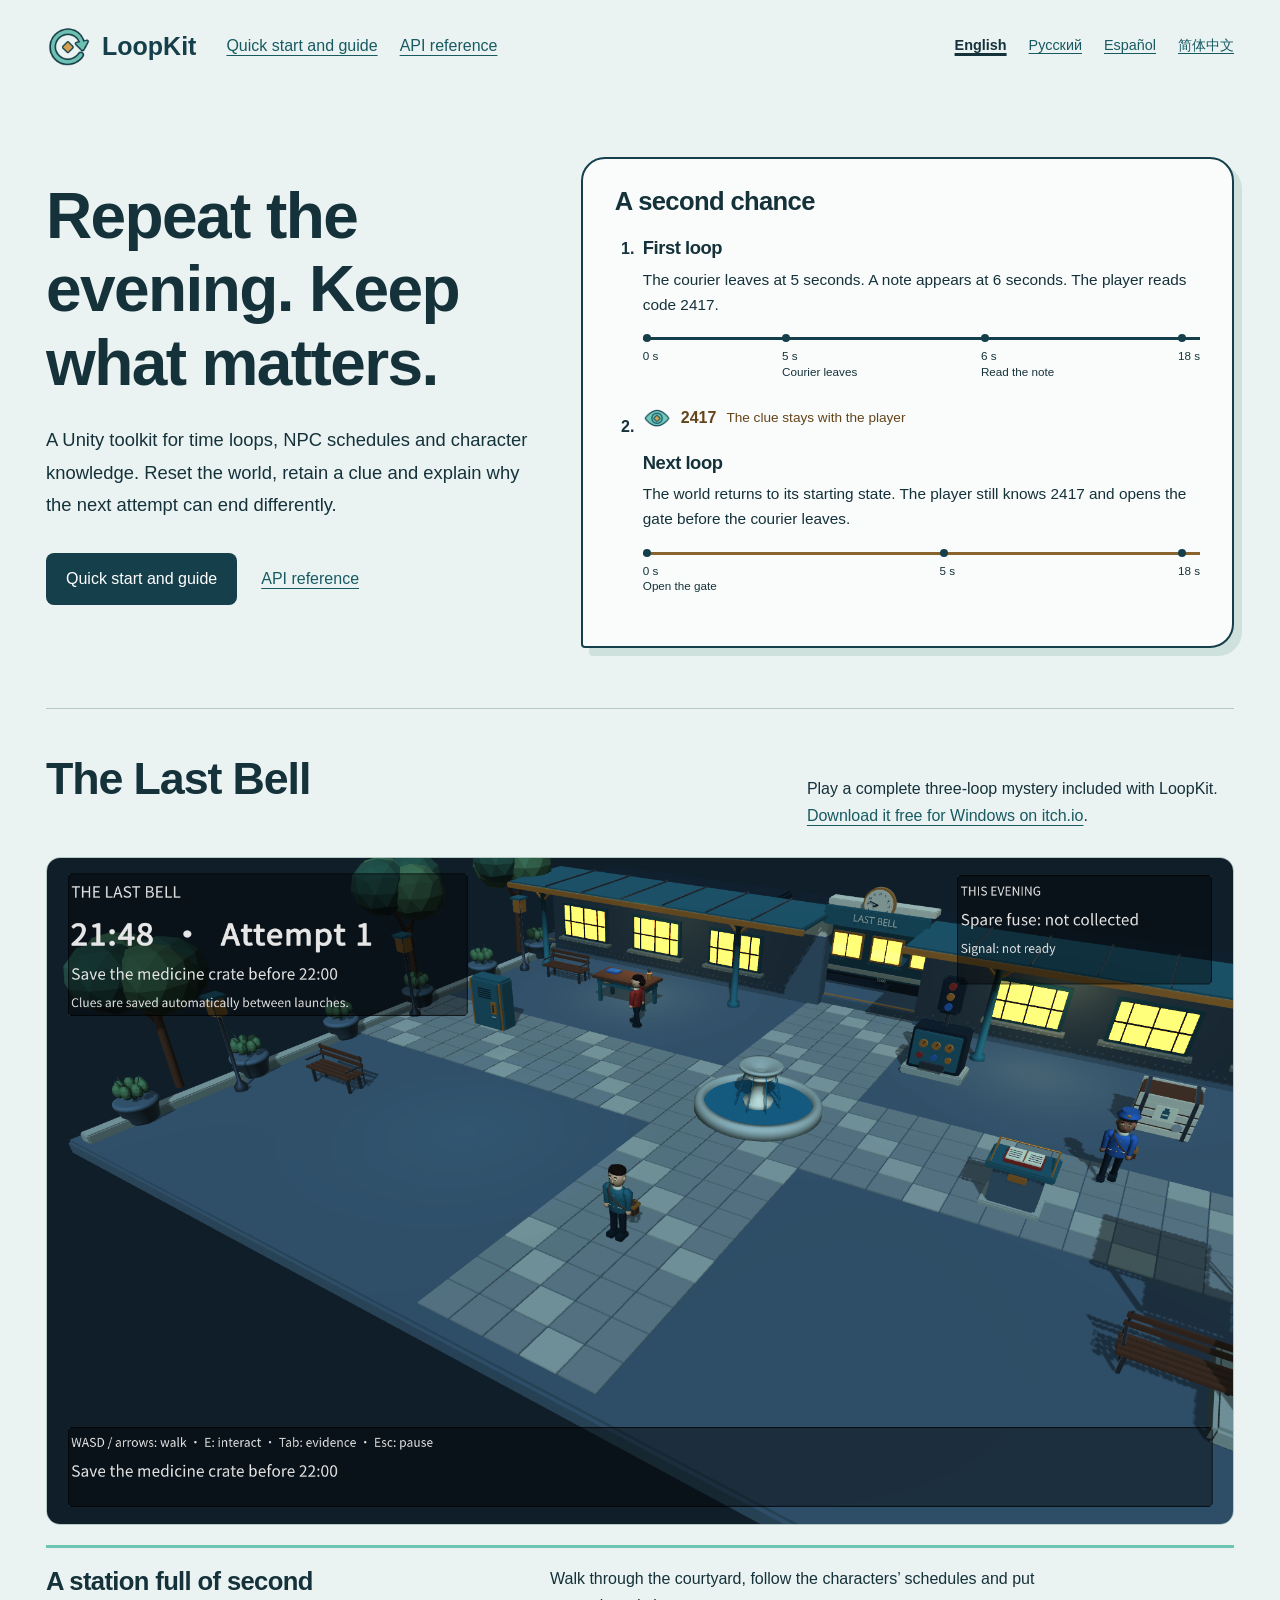
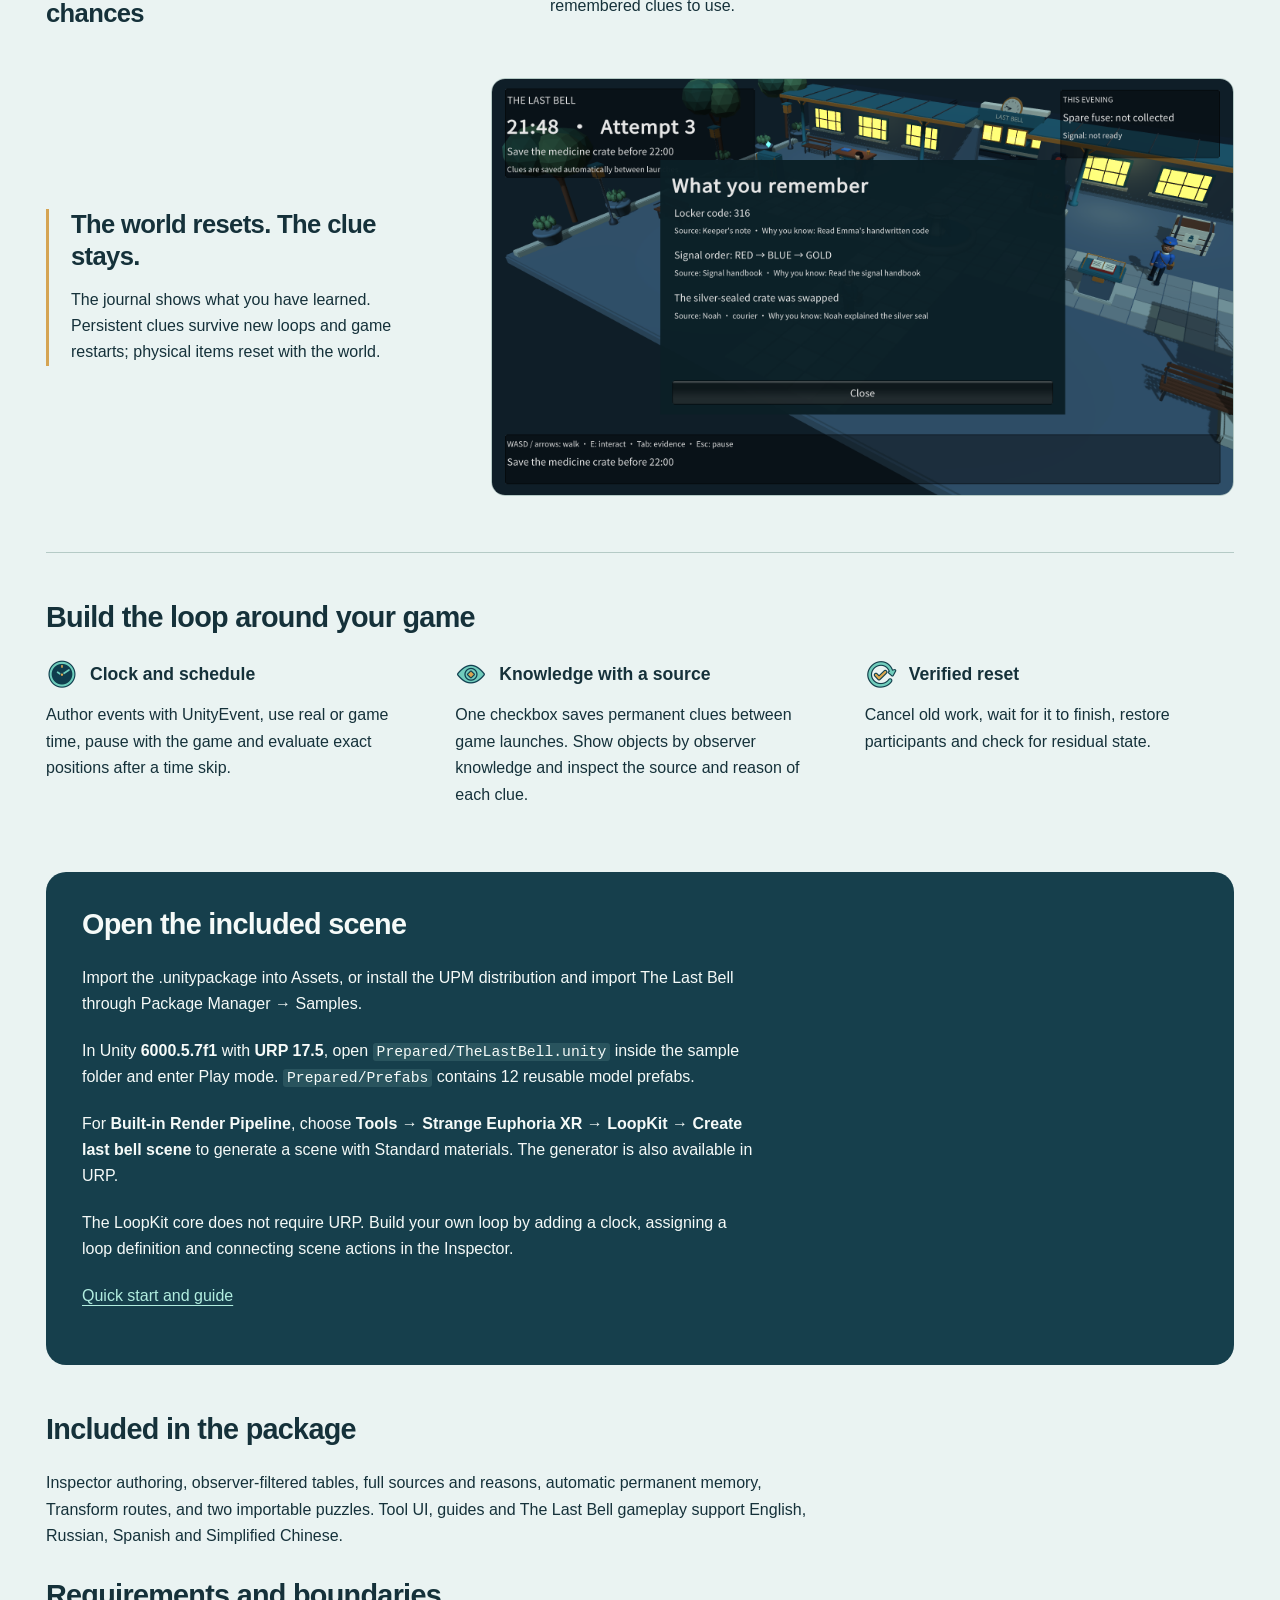
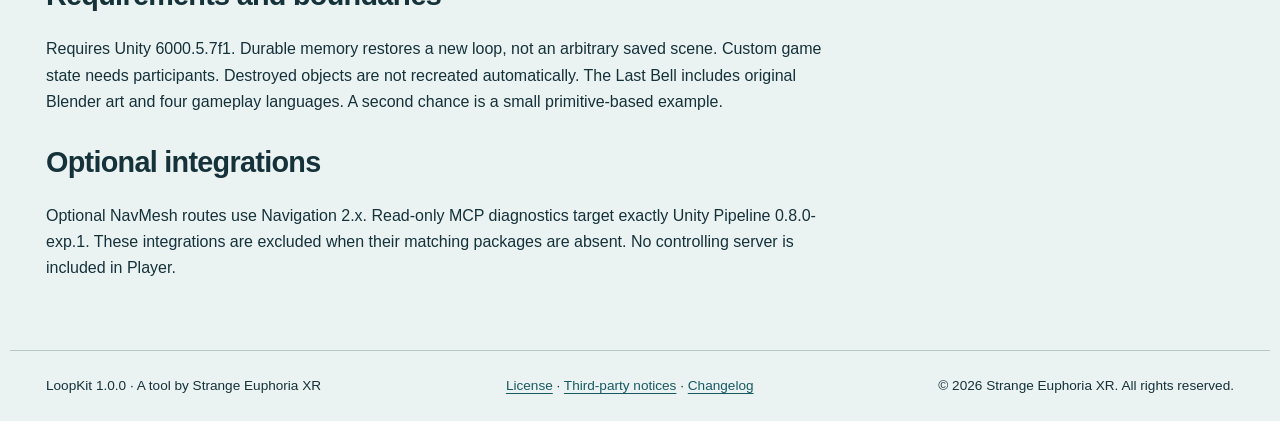
<file: docs/index.html>
<!doctype html><html lang="en"><head><meta charset="utf-8"><meta name="viewport" content="width=device-width, initial-scale=1"><title>LoopKit | Strange Euphoria XR</title><link rel="stylesheet" href="assets/site.css?v=1.0.0"><script src="assets/entry.js" defer></script></head><body><main class="document"><h1>LoopKit 1.0.0</h1><p>A Unity toolkit for time loops, schedules and character knowledge.</p><nav aria-label="Documentation language"><p><a href="en/index.html" data-language="en" lang="en">English</a></p><p><a href="ru/index.html" data-language="ru" lang="ru">Русский</a></p><p><a href="es/index.html" data-language="es" lang="es">Español</a></p><p><a href="zh-Hans/index.html" data-language="zh-Hans" lang="zh-Hans">简体中文</a></p></nav></main></body></html>
</file>
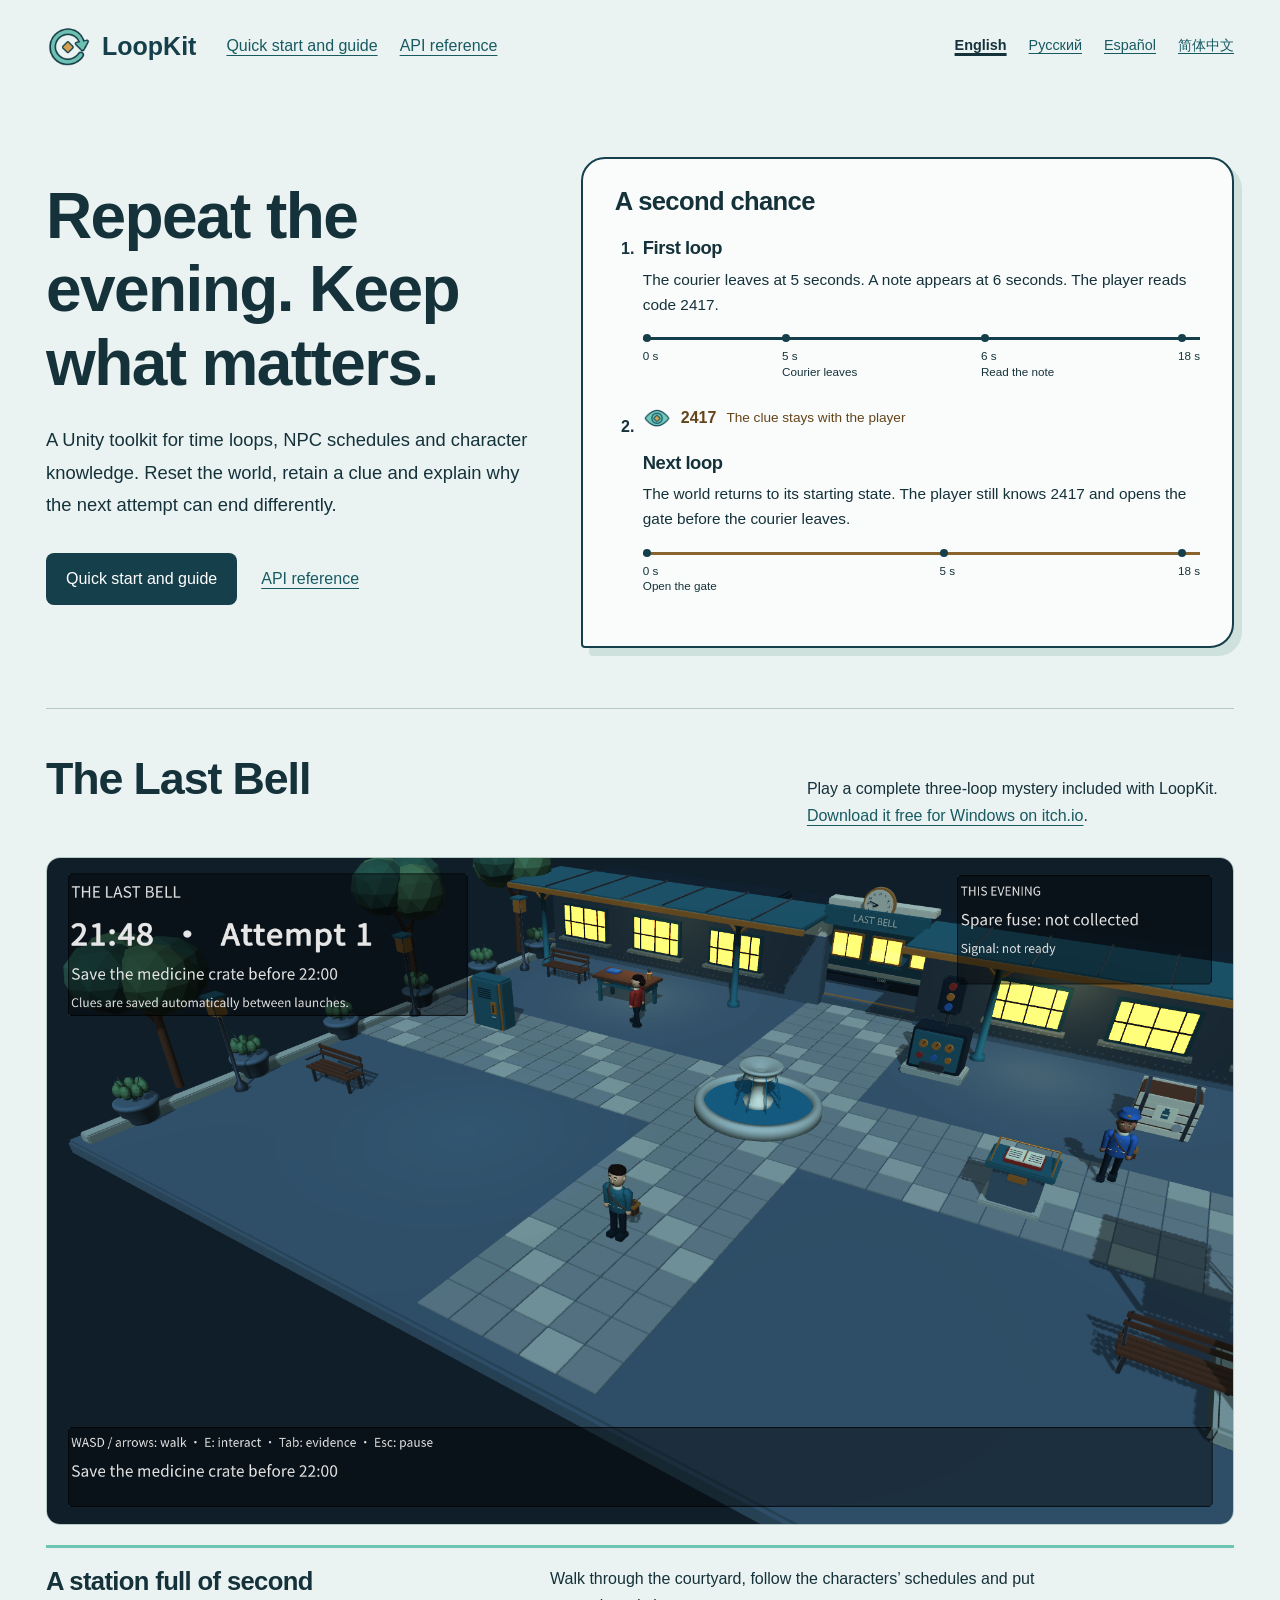
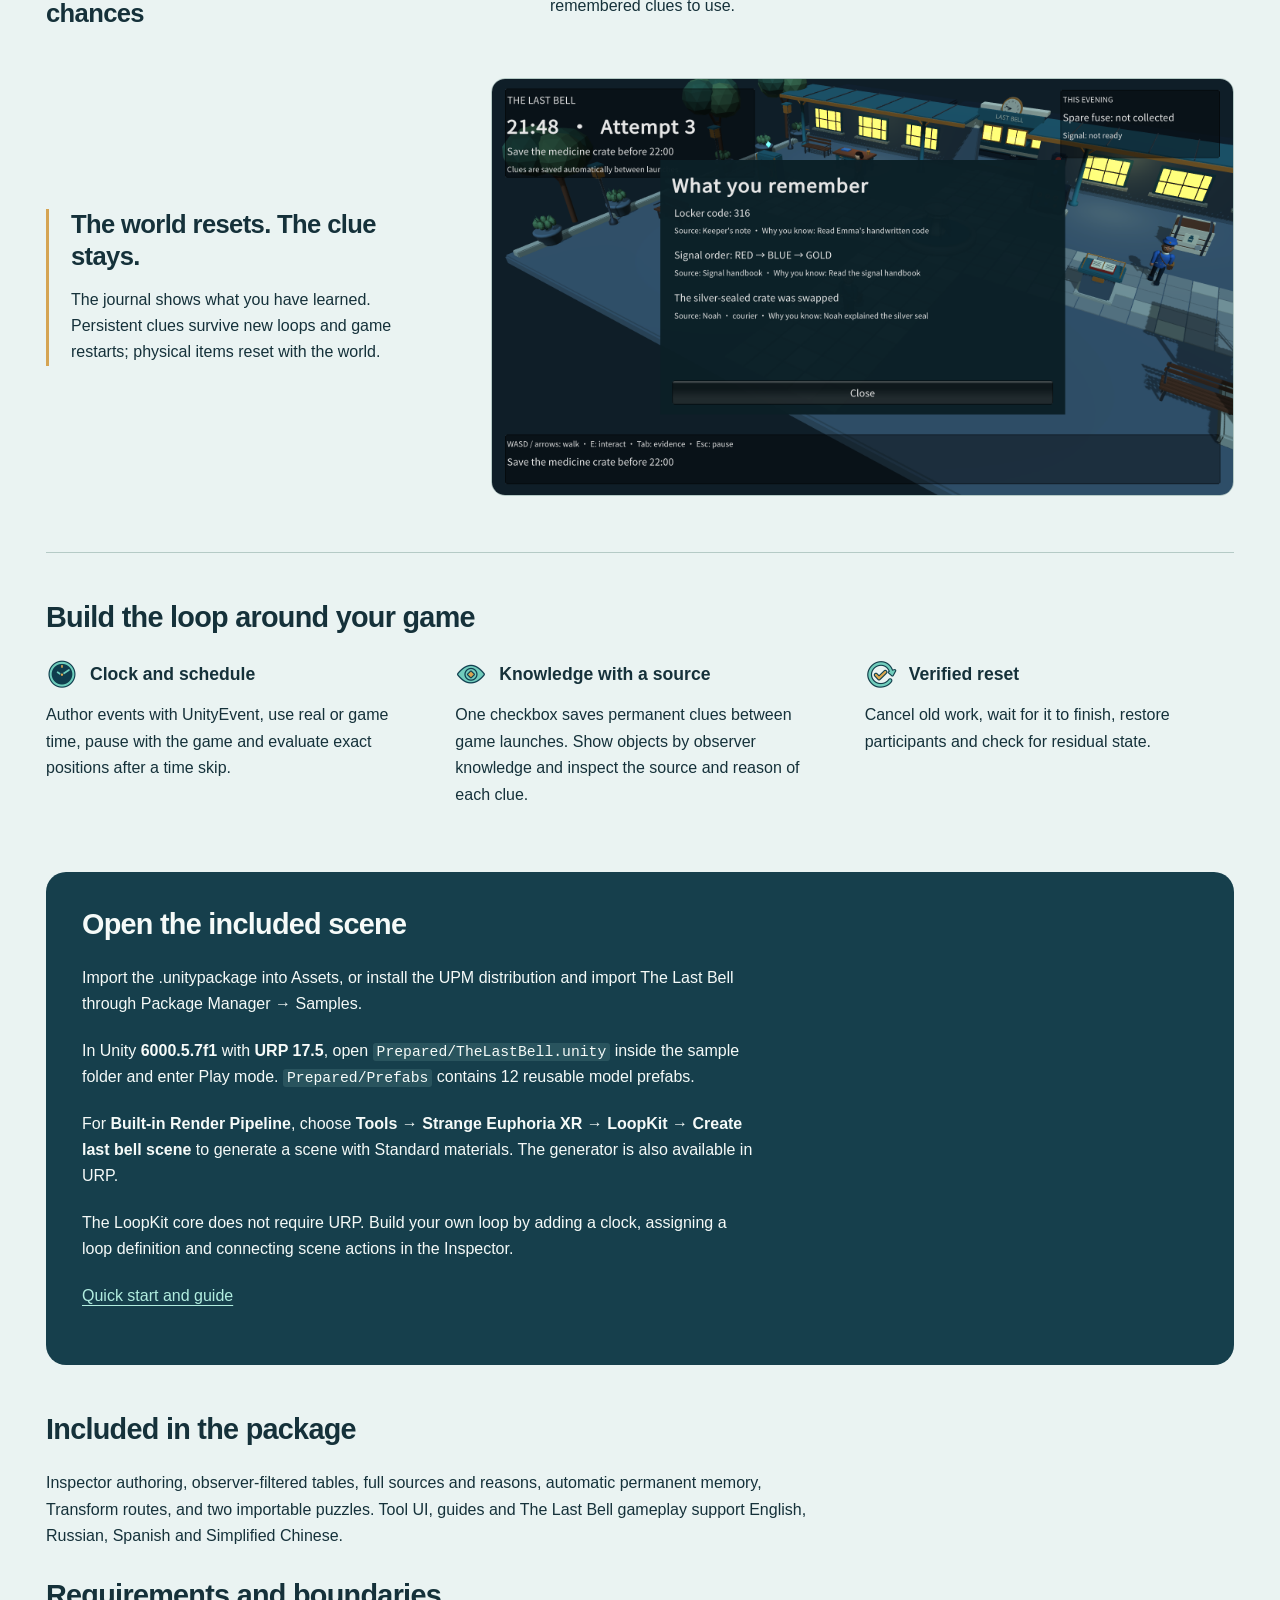
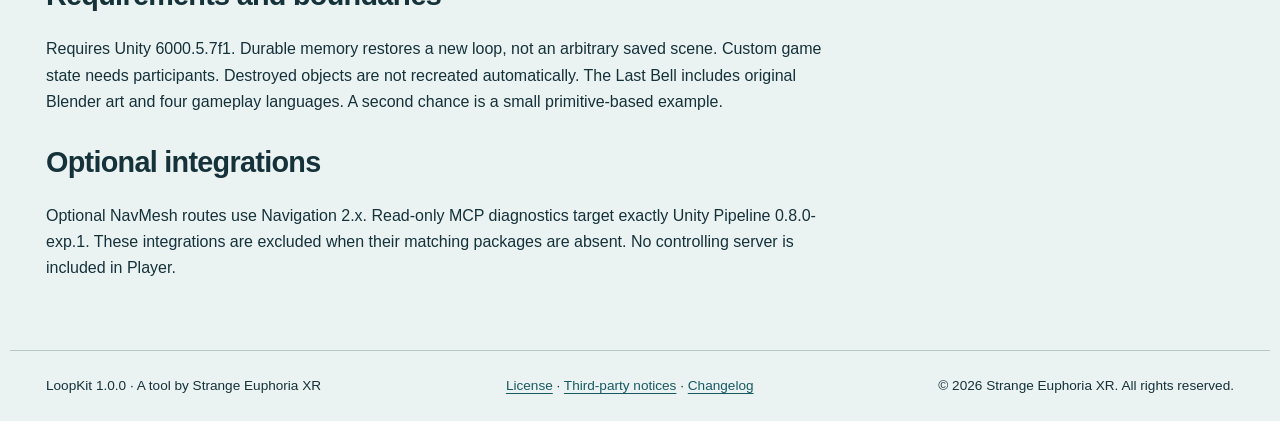
<file: docs/en/index.html>
<!doctype html>
<html lang="en"><head><meta charset="utf-8"><meta name="viewport" content="width=device-width, initial-scale=1"><meta name="description" content="A Unity toolkit for time loops, NPC schedules and character knowledge. Reset the world, retain a clue and explain why the next attempt can end differently."><title>LoopKit | Strange Euphoria XR</title><link rel="icon" href="../assets/logo.png" type="image/png"><link rel="stylesheet" href="../assets/site.css?v=1.0.0"><script src="../assets/language.js" defer></script></head>
<body><a class="skip" href="#main">Skip to content</a><header><a class="brand" href="index.html"><img src="../assets/logo.png" width="44" height="44" alt=""><span>LoopKit</span></a><nav aria-label="Documentation"><a href="guide.html">Quick start and guide</a><a href="api.html">API reference</a></nav><nav class="languages" aria-label="Documentation language"><a href="../en/index.html" hreflang="en" lang="en" data-language="en" aria-current="page">English</a><a href="../ru/index.html" hreflang="ru" lang="ru" data-language="ru">Русский</a><a href="../es/index.html" hreflang="es" lang="es" data-language="es">Español</a><a href="../zh-Hans/index.html" hreflang="zh-Hans" lang="zh-Hans" data-language="zh-Hans">简体中文</a></nav></header><main id="main" tabindex="-1"><div class="hero"><section class="opening"><h1>Repeat the evening. Keep what matters.</h1><p class="lead">A Unity toolkit for time loops, NPC schedules and character knowledge. Reset the world, retain a clue and explain why the next attempt can end differently.</p><p class="actions"><a class="primary" href="guide.html">Quick start and guide</a><a href="api.html">API reference</a></p></section><section class="sequence" aria-labelledby="sequence-title"><h2 id="sequence-title">A second chance</h2><ol class="attempts"><li><h3>First loop</h3><p>The courier leaves at 5 seconds. A note appears at 6 seconds. The player reads code 2417.</p><div class="timeline" aria-hidden="true"><span>0 s</span><span>5 s<br>Courier leaves</span><span>6 s<br>Read the note</span><span>18 s</span></div></li><li><div class="memory"><img src="../assets/evidence.png" width="28" height="28" alt="">2417 <span>The clue stays with the player</span></div><h3>Next loop</h3><p>The world returns to its starting state. The player still knows 2417 and opens the gate before the courier leaves.</p><div class="timeline next" aria-hidden="true"><span>0 s<br>Open the gate</span><span>5 s</span><span>18 s</span></div></li></ol></section></div><section class="showcase" aria-labelledby="showcase-title">
  <div class="showcase-heading"><h2 id="showcase-title">The Last Bell</h2><p>Play a complete three-loop mystery included with LoopKit. <a href="https://merrymaker14.itch.io/the-last-bell">Download it free for Windows on itch.io</a>.</p></div>
  <figure class="showcase-gameplay">
    <img class="showcase-image" src="../assets/last-bell-gameplay.png" width="1920" height="1080" loading="lazy" decoding="async" alt="The Last Bell gameplay at the station, with the game interface visible.">
    <figcaption><h3>A station full of second chances</h3><p>Walk through the courtyard, follow the characters’ schedules and put remembered clues to use.</p></figcaption>
  </figure>
  <figure class="showcase-journal">
    <img class="showcase-image" src="../assets/last-bell-journal.png" width="1920" height="1080" loading="lazy" decoding="async" alt="The Last Bell evidence journal showing clues learned during the mystery.">
    <figcaption><h3>The world resets. The clue stays.</h3><p>The journal shows what you have learned. Persistent clues survive new loops and game restarts; physical items reset with the world.</p></figcaption>
  </figure>
</section><section class="abilities"><h2>Build the loop around your game</h2><dl><div><dt><img src="../assets/schedule.png" width="32" height="32" alt="">Clock and schedule</dt><dd>Author events with UnityEvent, use real or game time, pause with the game and evaluate exact positions after a time skip.</dd></div><div><dt><img src="../assets/evidence.png" width="32" height="32" alt="">Knowledge with a source</dt><dd>One checkbox saves permanent clues between game launches. Show objects by observer knowledge and inspect the source and reason of each clue.</dd></div><div><dt><img src="../assets/resetReport.png" width="32" height="32" alt="">Verified reset</dt><dd>Cancel old work, wait for it to finish, restore participants and check for residual state.</dd></div></dl></section><section class="start"><h2>Open the included scene</h2><p>Import the .unitypackage into Assets, or install the UPM distribution and import The Last Bell through Package Manager → Samples.</p><p>In Unity <strong>6000.5.7f1</strong> with <strong>URP 17.5</strong>, open <code>Prepared/TheLastBell.unity</code> inside the sample folder and enter Play mode. <code>Prepared/Prefabs</code> contains 12 reusable model prefabs.</p><p>For <strong>Built-in Render Pipeline</strong>, choose <strong>Tools → Strange Euphoria XR → LoopKit → Create last bell scene</strong> to generate a scene with Standard materials. The generator is also available in URP.</p><p>The LoopKit core does not require URP. Build your own loop by adding a clock, assigning a loop definition and connecting scene actions in the Inspector.</p><p><a href="guide.html">Quick start and guide</a></p></section><section class="boundaries"><h2>Included in the package</h2><p>Inspector authoring, observer-filtered tables, full sources and reasons, automatic permanent memory, Transform routes, and two importable puzzles. Tool UI, guides and The Last Bell gameplay support English, Russian, Spanish and Simplified Chinese.</p><h2>Requirements and boundaries</h2><p>Requires Unity 6000.5.7f1. Durable memory restores a new loop, not an arbitrary saved scene. Custom game state needs participants. Destroyed objects are not recreated automatically. The Last Bell includes original Blender art and four gameplay languages. A second chance is a small primitive-based example.</p><h2>Optional integrations</h2><p>Optional NavMesh routes use Navigation 2.x. Read-only MCP diagnostics target exactly Unity Pipeline 0.8.0-exp.1. These integrations are excluded when their matching packages are absent. No controlling server is included in Player.</p></section></main><footer><span>LoopKit 1.0.0 · A tool by Strange Euphoria XR</span><span><a href="../assets/LICENSE.txt">License</a> · <a href="../assets/Third-Party-Notices.txt">Third-party notices</a> · <a href="../assets/CHANGELOG.txt">Changelog</a></span><span>© 2026 Strange Euphoria XR. All rights reserved.</span></footer></body></html>
</file>
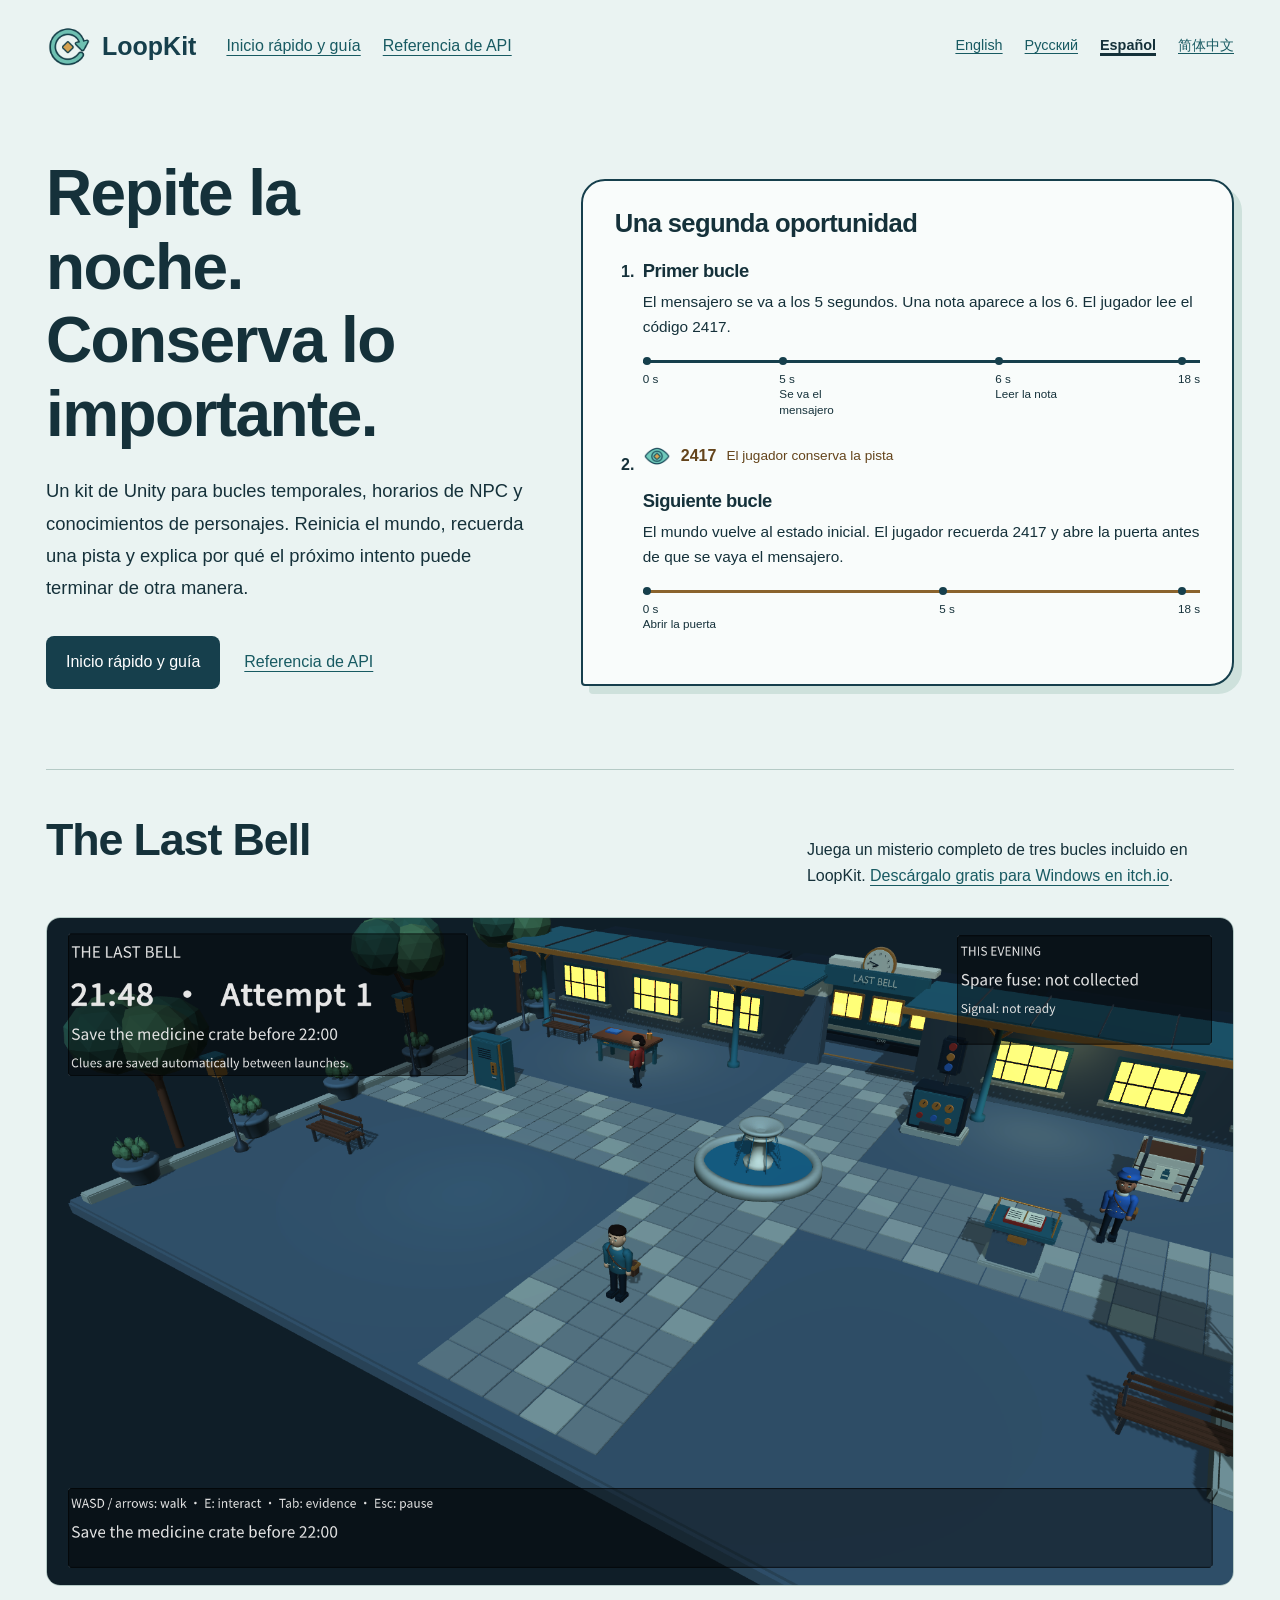
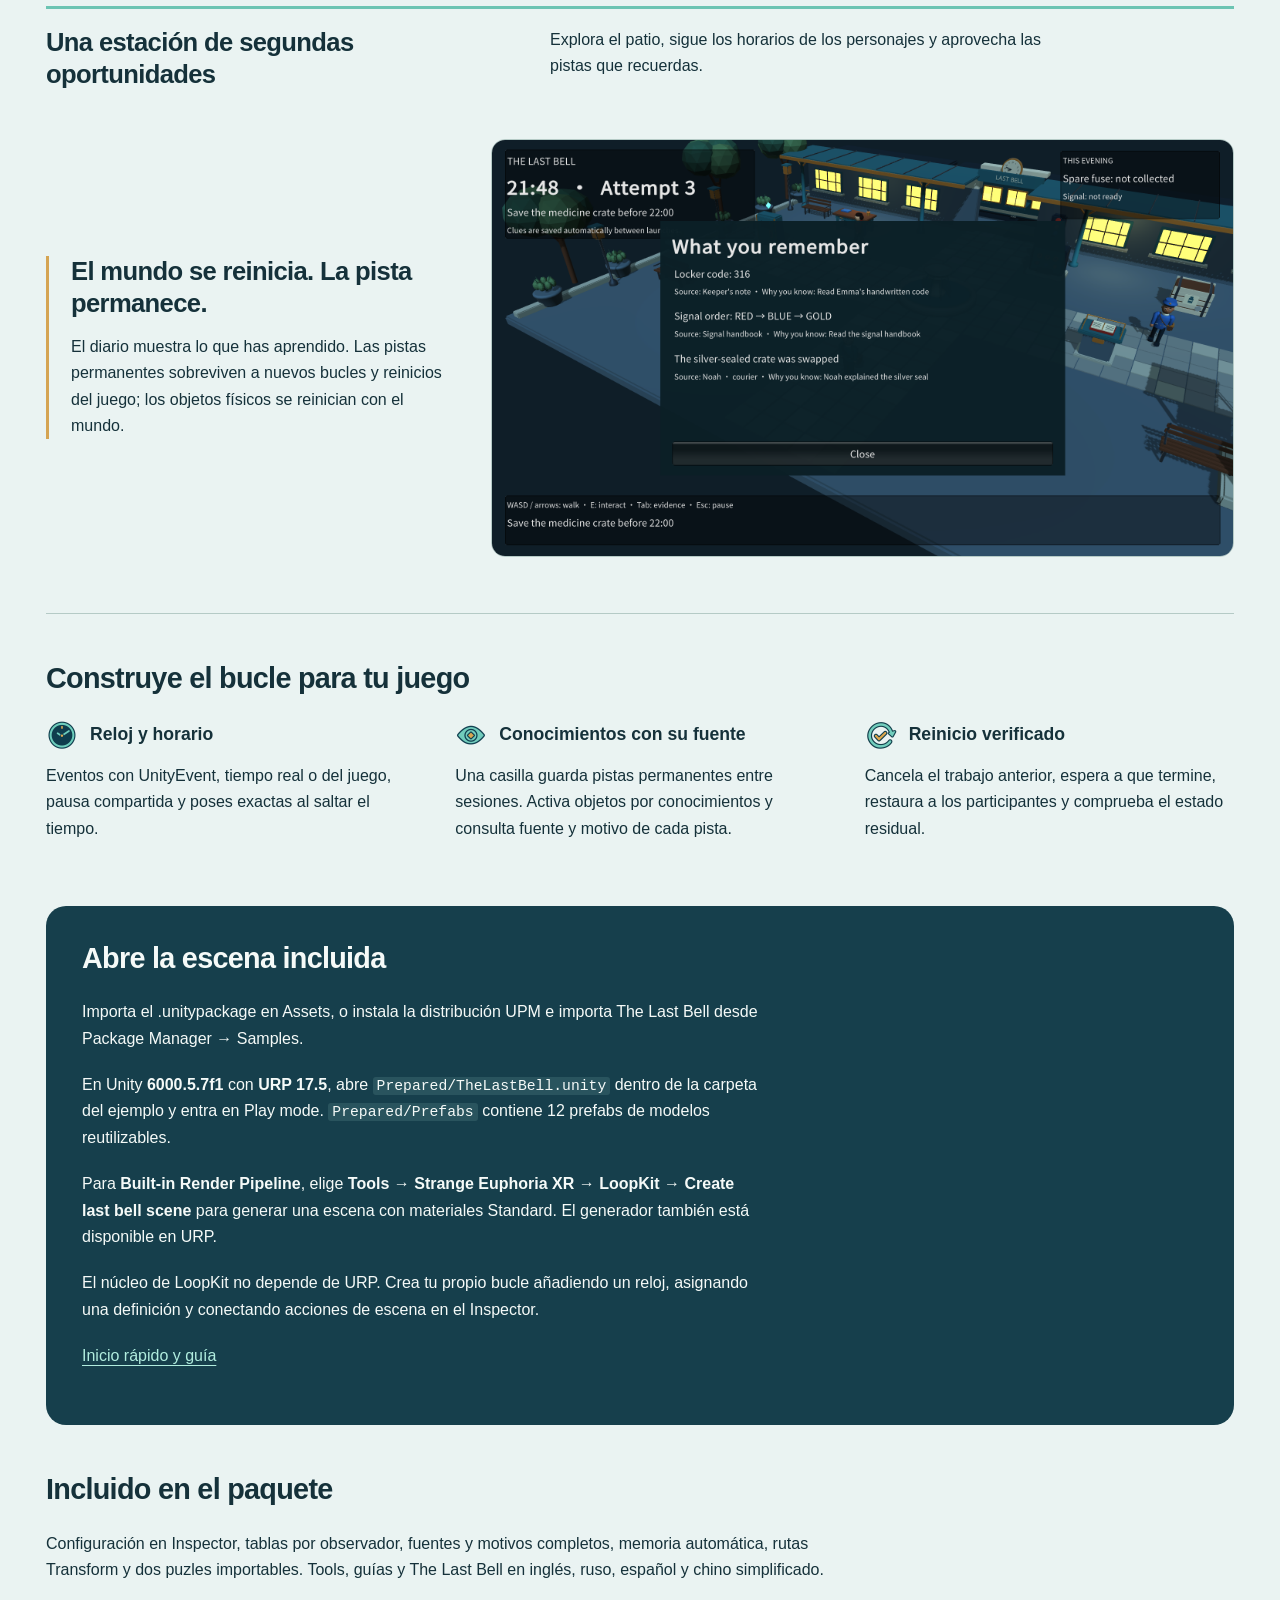
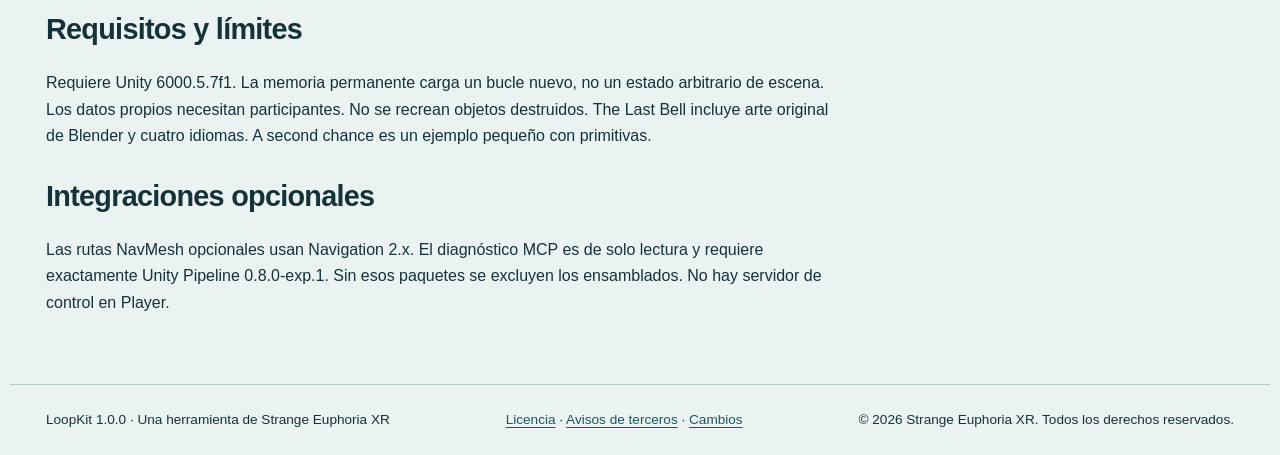
<file: docs/es/index.html>
<!doctype html>
<html lang="es"><head><meta charset="utf-8"><meta name="viewport" content="width=device-width, initial-scale=1"><meta name="description" content="Un kit de Unity para bucles temporales, horarios de NPC y conocimientos de personajes. Reinicia el mundo, recuerda una pista y explica por qué el próximo intento puede terminar de otra manera."><title>LoopKit | Strange Euphoria XR</title><link rel="icon" href="../assets/logo.png" type="image/png"><link rel="stylesheet" href="../assets/site.css?v=1.0.0"><script src="../assets/language.js" defer></script></head>
<body><a class="skip" href="#main">Ir al contenido</a><header><a class="brand" href="index.html"><img src="../assets/logo.png" width="44" height="44" alt=""><span>LoopKit</span></a><nav aria-label="Documentación"><a href="guide.html">Inicio rápido y guía</a><a href="api.html">Referencia de API</a></nav><nav class="languages" aria-label="Idioma de la documentación"><a href="../en/index.html" hreflang="en" lang="en" data-language="en">English</a><a href="../ru/index.html" hreflang="ru" lang="ru" data-language="ru">Русский</a><a href="../es/index.html" hreflang="es" lang="es" data-language="es" aria-current="page">Español</a><a href="../zh-Hans/index.html" hreflang="zh-Hans" lang="zh-Hans" data-language="zh-Hans">简体中文</a></nav></header><main id="main" tabindex="-1"><div class="hero"><section class="opening"><h1>Repite la noche. Conserva lo importante.</h1><p class="lead">Un kit de Unity para bucles temporales, horarios de NPC y conocimientos de personajes. Reinicia el mundo, recuerda una pista y explica por qué el próximo intento puede terminar de otra manera.</p><p class="actions"><a class="primary" href="guide.html">Inicio rápido y guía</a><a href="api.html">Referencia de API</a></p></section><section class="sequence" aria-labelledby="sequence-title"><h2 id="sequence-title">Una segunda oportunidad</h2><ol class="attempts"><li><h3>Primer bucle</h3><p>El mensajero se va a los 5 segundos. Una nota aparece a los 6. El jugador lee el código 2417.</p><div class="timeline" aria-hidden="true"><span>0 s</span><span>5 s<br>Se va el mensajero</span><span>6 s<br>Leer la nota</span><span>18 s</span></div></li><li><div class="memory"><img src="../assets/evidence.png" width="28" height="28" alt="">2417 <span>El jugador conserva la pista</span></div><h3>Siguiente bucle</h3><p>El mundo vuelve al estado inicial. El jugador recuerda 2417 y abre la puerta antes de que se vaya el mensajero.</p><div class="timeline next" aria-hidden="true"><span>0 s<br>Abrir la puerta</span><span>5 s</span><span>18 s</span></div></li></ol></section></div><section class="showcase" aria-labelledby="showcase-title">
  <div class="showcase-heading"><h2 id="showcase-title">The Last Bell</h2><p>Juega un misterio completo de tres bucles incluido en LoopKit. <a href="https://merrymaker14.itch.io/the-last-bell">Descárgalo gratis para Windows en itch.io</a>.</p></div>
  <figure class="showcase-gameplay">
    <img class="showcase-image" src="../assets/last-bell-gameplay.png" width="1920" height="1080" loading="lazy" decoding="async" alt="Partida de The Last Bell en la estación, con la interfaz del juego visible.">
    <figcaption><h3>Una estación de segundas oportunidades</h3><p>Explora el patio, sigue los horarios de los personajes y aprovecha las pistas que recuerdas.</p></figcaption>
  </figure>
  <figure class="showcase-journal">
    <img class="showcase-image" src="../assets/last-bell-journal.png" width="1920" height="1080" loading="lazy" decoding="async" alt="Diario de pistas de The Last Bell con los conocimientos obtenidos durante el misterio.">
    <figcaption><h3>El mundo se reinicia. La pista permanece.</h3><p>El diario muestra lo que has aprendido. Las pistas permanentes sobreviven a nuevos bucles y reinicios del juego; los objetos físicos se reinician con el mundo.</p></figcaption>
  </figure>
</section><section class="abilities"><h2>Construye el bucle para tu juego</h2><dl><div><dt><img src="../assets/schedule.png" width="32" height="32" alt="">Reloj y horario</dt><dd>Eventos con UnityEvent, tiempo real o del juego, pausa compartida y poses exactas al saltar el tiempo.</dd></div><div><dt><img src="../assets/evidence.png" width="32" height="32" alt="">Conocimientos con su fuente</dt><dd>Una casilla guarda pistas permanentes entre sesiones. Activa objetos por conocimientos y consulta fuente y motivo de cada pista.</dd></div><div><dt><img src="../assets/resetReport.png" width="32" height="32" alt="">Reinicio verificado</dt><dd>Cancela el trabajo anterior, espera a que termine, restaura a los participantes y comprueba el estado residual.</dd></div></dl></section><section class="start"><h2>Abre la escena incluida</h2><p>Importa el .unitypackage en Assets, o instala la distribución UPM e importa The Last Bell desde Package Manager → Samples.</p><p>En Unity <strong>6000.5.7f1</strong> con <strong>URP 17.5</strong>, abre <code>Prepared/TheLastBell.unity</code> dentro de la carpeta del ejemplo y entra en Play mode. <code>Prepared/Prefabs</code> contiene 12 prefabs de modelos reutilizables.</p><p>Para <strong>Built-in Render Pipeline</strong>, elige <strong>Tools → Strange Euphoria XR → LoopKit → Create last bell scene</strong> para generar una escena con materiales Standard. El generador también está disponible en URP.</p><p>El núcleo de LoopKit no depende de URP. Crea tu propio bucle añadiendo un reloj, asignando una definición y conectando acciones de escena en el Inspector.</p><p><a href="guide.html">Inicio rápido y guía</a></p></section><section class="boundaries"><h2>Incluido en el paquete</h2><p>Configuración en Inspector, tablas por observador, fuentes y motivos completos, memoria automática, rutas Transform y dos puzles importables. Tools, guías y The Last Bell en inglés, ruso, español y chino simplificado.</p><h2>Requisitos y límites</h2><p>Requiere Unity 6000.5.7f1. La memoria permanente carga un bucle nuevo, no un estado arbitrario de escena. Los datos propios necesitan participantes. No se recrean objetos destruidos. The Last Bell incluye arte original de Blender y cuatro idiomas. A second chance es un ejemplo pequeño con primitivas.</p><h2>Integraciones opcionales</h2><p>Las rutas NavMesh opcionales usan Navigation 2.x. El diagnóstico MCP es de solo lectura y requiere exactamente Unity Pipeline 0.8.0-exp.1. Sin esos paquetes se excluyen los ensamblados. No hay servidor de control en Player.</p></section></main><footer><span>LoopKit 1.0.0 · Una herramienta de Strange Euphoria XR</span><span><a href="../assets/LICENSE.txt">Licencia</a> · <a href="../assets/Third-Party-Notices.txt">Avisos de terceros</a> · <a href="../assets/CHANGELOG.txt">Cambios</a></span><span>© 2026 Strange Euphoria XR. Todos los derechos reservados.</span></footer></body></html>
</file>
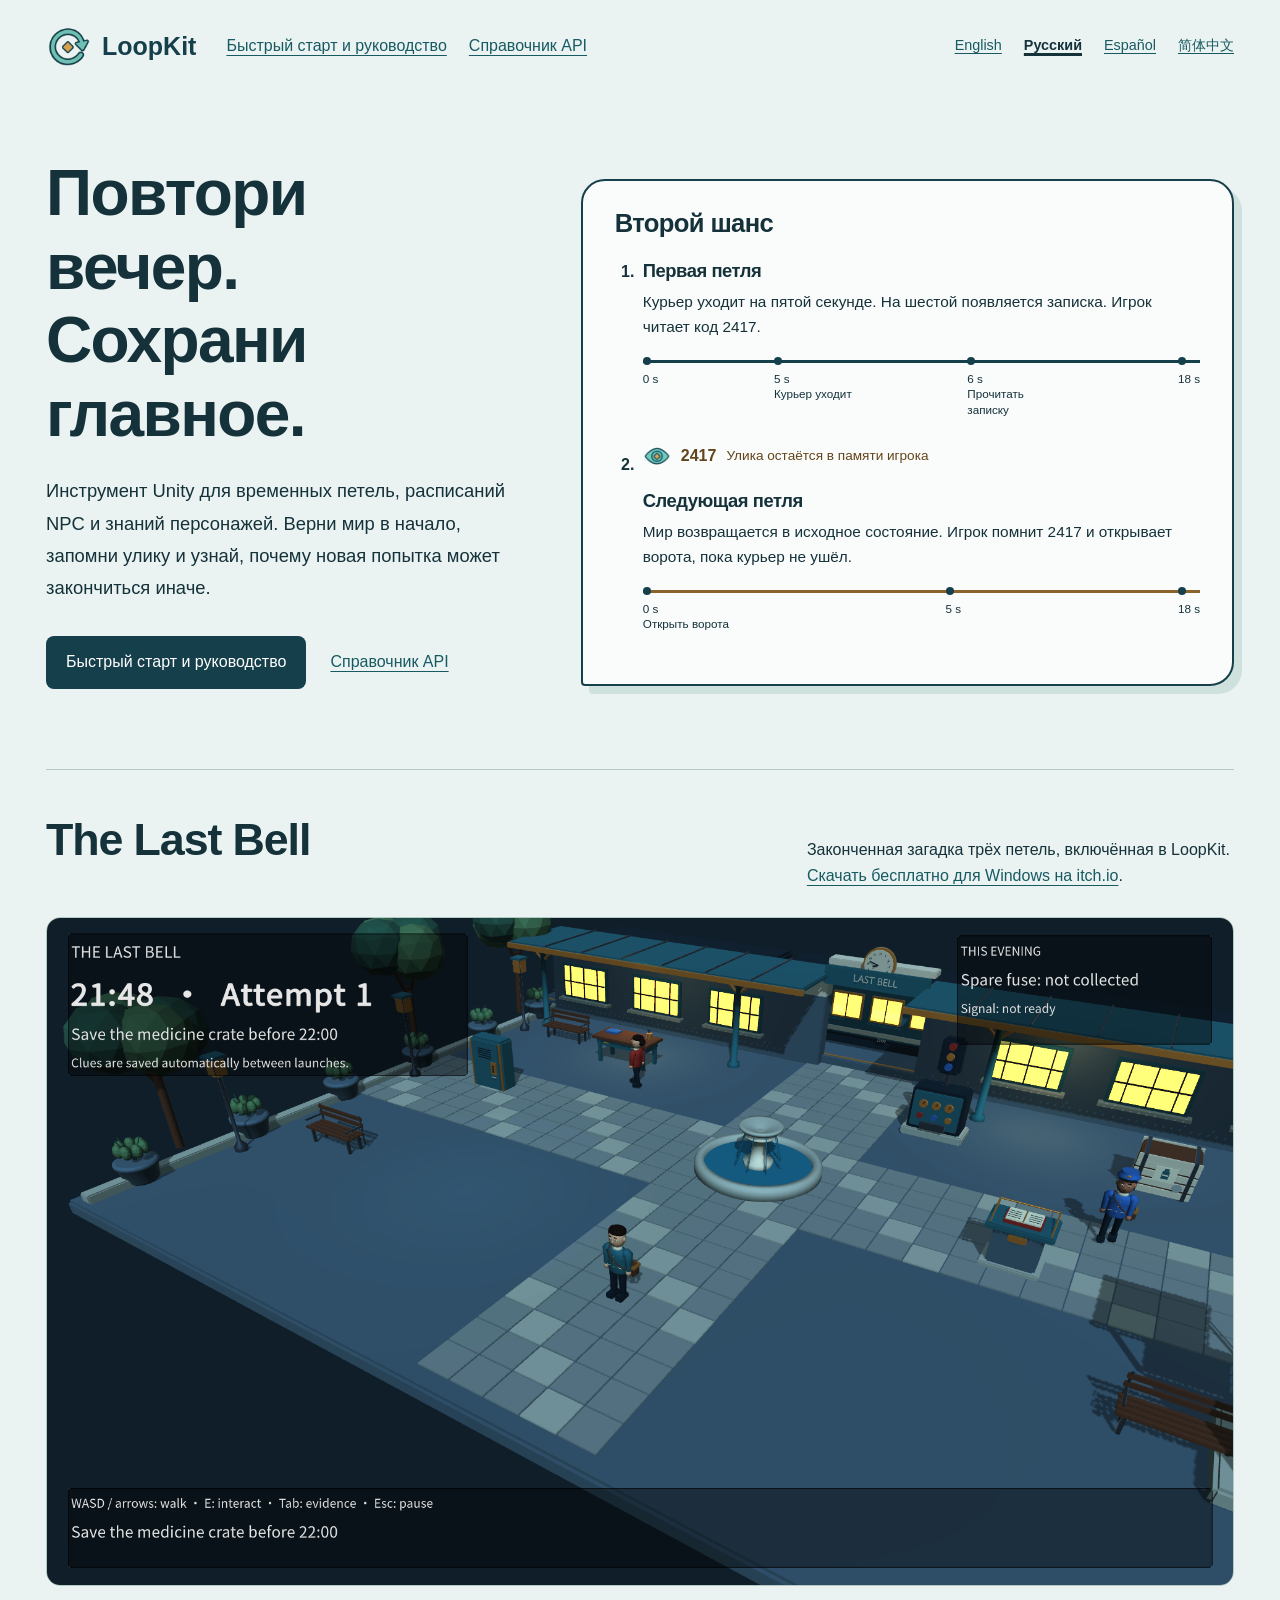
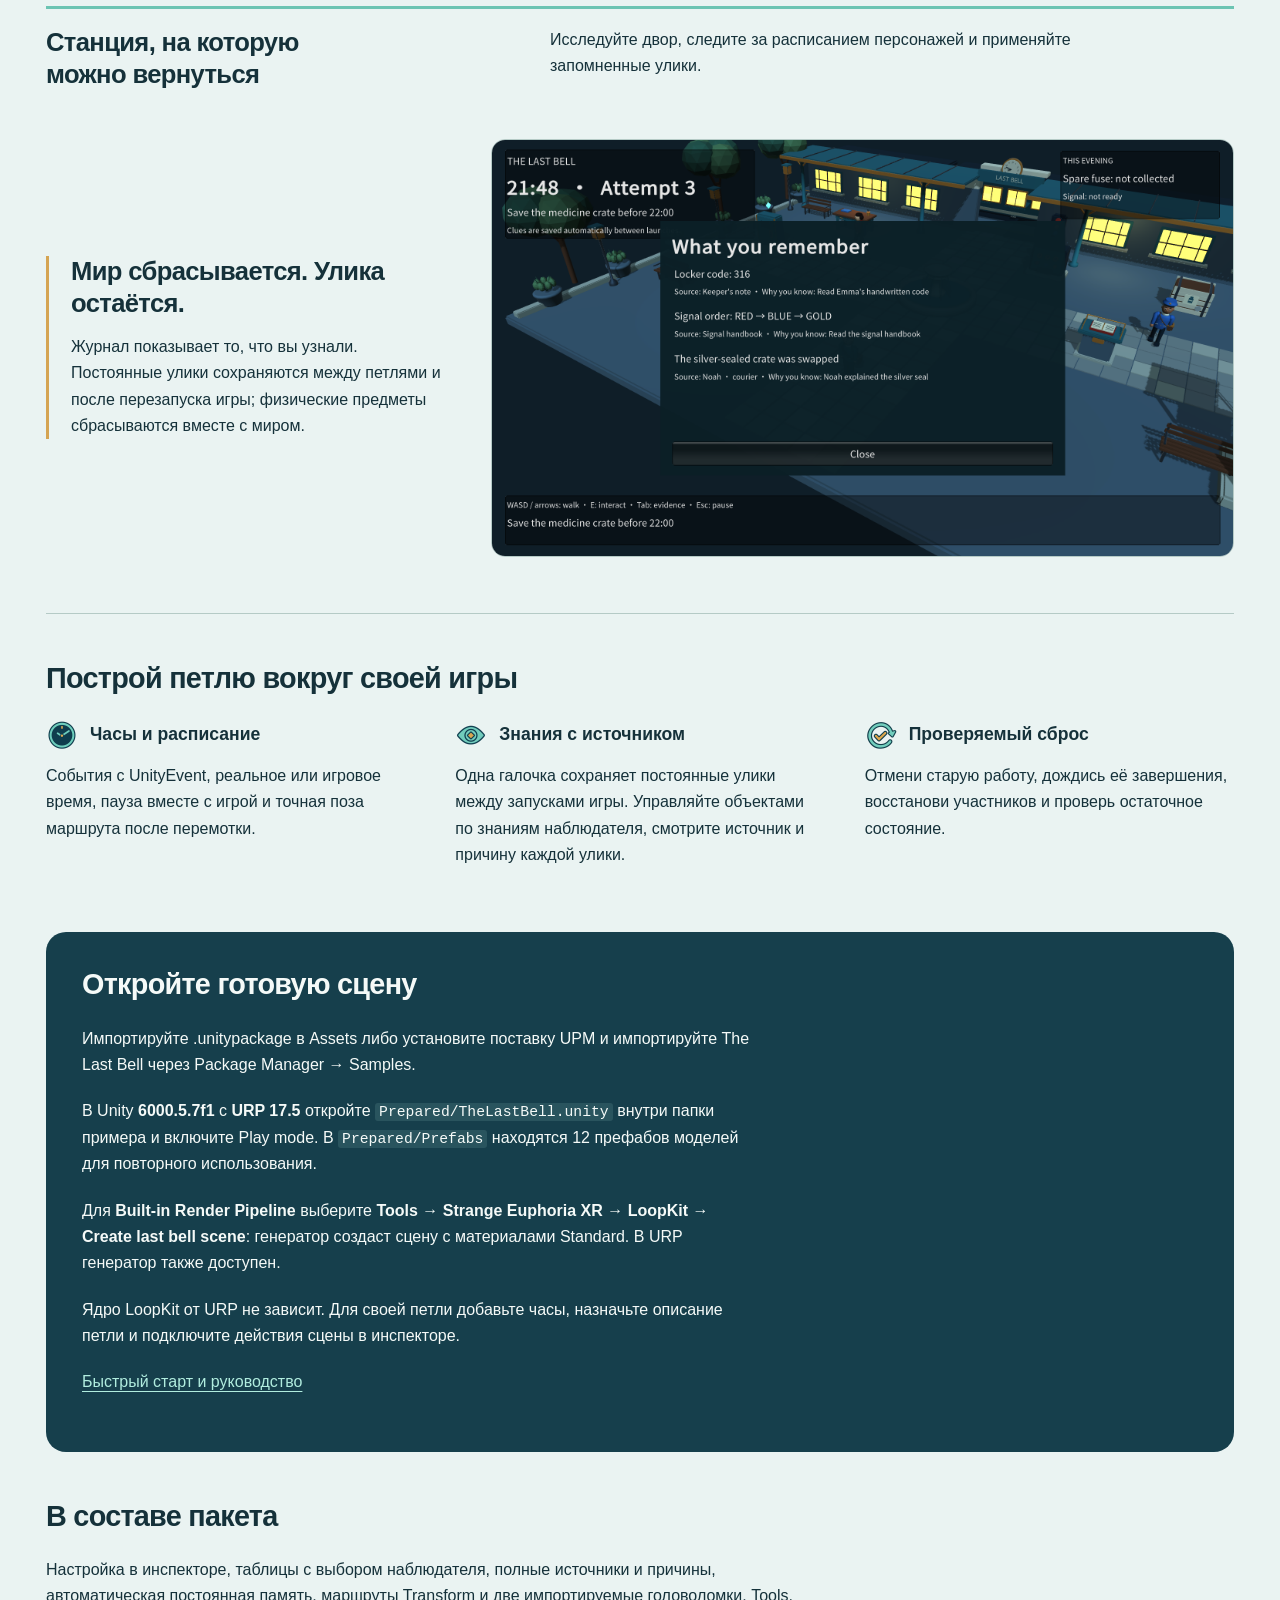
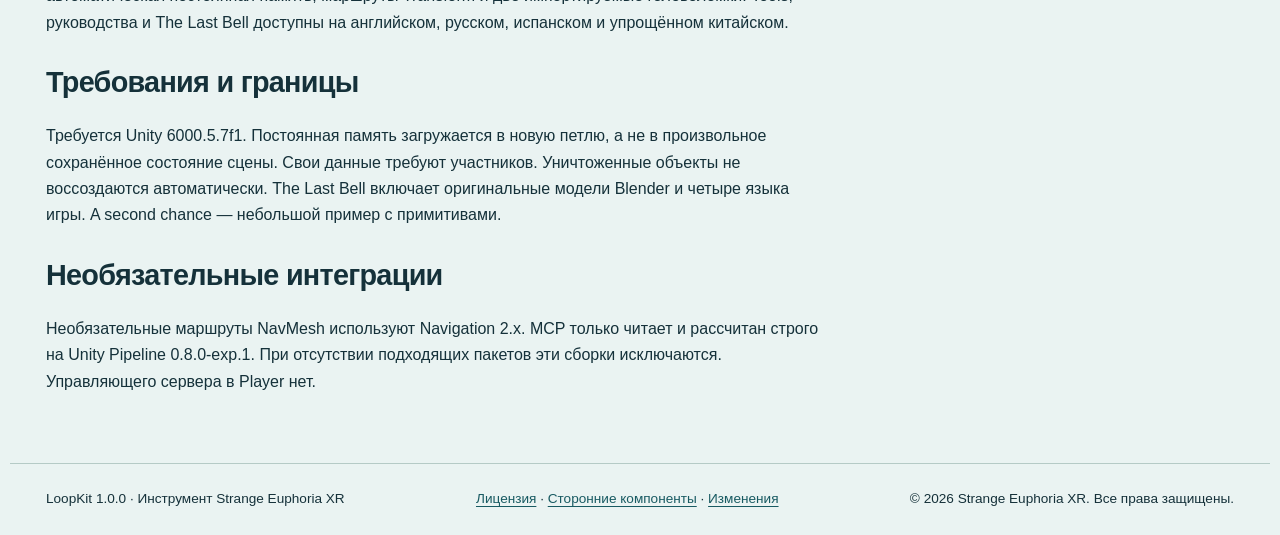
<file: docs/ru/index.html>
<!doctype html>
<html lang="ru"><head><meta charset="utf-8"><meta name="viewport" content="width=device-width, initial-scale=1"><meta name="description" content="Инструмент Unity для временных петель, расписаний NPC и знаний персонажей. Верни мир в начало, запомни улику и узнай, почему новая попытка может закончиться иначе."><title>LoopKit | Strange Euphoria XR</title><link rel="icon" href="../assets/logo.png" type="image/png"><link rel="stylesheet" href="../assets/site.css?v=1.0.0"><script src="../assets/language.js" defer></script></head>
<body><a class="skip" href="#main">Перейти к содержимому</a><header><a class="brand" href="index.html"><img src="../assets/logo.png" width="44" height="44" alt=""><span>LoopKit</span></a><nav aria-label="Документация"><a href="guide.html">Быстрый старт и руководство</a><a href="api.html">Справочник API</a></nav><nav class="languages" aria-label="Язык документации"><a href="../en/index.html" hreflang="en" lang="en" data-language="en">English</a><a href="../ru/index.html" hreflang="ru" lang="ru" data-language="ru" aria-current="page">Русский</a><a href="../es/index.html" hreflang="es" lang="es" data-language="es">Español</a><a href="../zh-Hans/index.html" hreflang="zh-Hans" lang="zh-Hans" data-language="zh-Hans">简体中文</a></nav></header><main id="main" tabindex="-1"><div class="hero"><section class="opening"><h1>Повтори вечер. Сохрани главное.</h1><p class="lead">Инструмент Unity для временных петель, расписаний NPC и знаний персонажей. Верни мир в начало, запомни улику и узнай, почему новая попытка может закончиться иначе.</p><p class="actions"><a class="primary" href="guide.html">Быстрый старт и руководство</a><a href="api.html">Справочник API</a></p></section><section class="sequence" aria-labelledby="sequence-title"><h2 id="sequence-title">Второй шанс</h2><ol class="attempts"><li><h3>Первая петля</h3><p>Курьер уходит на пятой секунде. На шестой появляется записка. Игрок читает код 2417.</p><div class="timeline" aria-hidden="true"><span>0 s</span><span>5 s<br>Курьер уходит</span><span>6 s<br>Прочитать записку</span><span>18 s</span></div></li><li><div class="memory"><img src="../assets/evidence.png" width="28" height="28" alt="">2417 <span>Улика остаётся в памяти игрока</span></div><h3>Следующая петля</h3><p>Мир возвращается в исходное состояние. Игрок помнит 2417 и открывает ворота, пока курьер не ушёл.</p><div class="timeline next" aria-hidden="true"><span>0 s<br>Открыть ворота</span><span>5 s</span><span>18 s</span></div></li></ol></section></div><section class="showcase" aria-labelledby="showcase-title">
  <div class="showcase-heading"><h2 id="showcase-title">The Last Bell</h2><p>Законченная загадка трёх петель, включённая в LoopKit. <a href="https://merrymaker14.itch.io/the-last-bell">Скачать бесплатно для Windows на itch.io</a>.</p></div>
  <figure class="showcase-gameplay">
    <img class="showcase-image" src="../assets/last-bell-gameplay.png" width="1920" height="1080" loading="lazy" decoding="async" alt="Игровой процесс The Last Bell на станции с видимым интерфейсом игры.">
    <figcaption><h3>Станция, на которую можно вернуться</h3><p>Исследуйте двор, следите за расписанием персонажей и применяйте запомненные улики.</p></figcaption>
  </figure>
  <figure class="showcase-journal">
    <img class="showcase-image" src="../assets/last-bell-journal.png" width="1920" height="1080" loading="lazy" decoding="async" alt="Журнал улик The Last Bell со знаниями, полученными при расследовании.">
    <figcaption><h3>Мир сбрасывается. Улика остаётся.</h3><p>Журнал показывает то, что вы узнали. Постоянные улики сохраняются между петлями и после перезапуска игры; физические предметы сбрасываются вместе с миром.</p></figcaption>
  </figure>
</section><section class="abilities"><h2>Построй петлю вокруг своей игры</h2><dl><div><dt><img src="../assets/schedule.png" width="32" height="32" alt="">Часы и расписание</dt><dd>События с UnityEvent, реальное или игровое время, пауза вместе с игрой и точная поза маршрута после перемотки.</dd></div><div><dt><img src="../assets/evidence.png" width="32" height="32" alt="">Знания с источником</dt><dd>Одна галочка сохраняет постоянные улики между запусками игры. Управляйте объектами по знаниям наблюдателя, смотрите источник и причину каждой улики.</dd></div><div><dt><img src="../assets/resetReport.png" width="32" height="32" alt="">Проверяемый сброс</dt><dd>Отмени старую работу, дождись её завершения, восстанови участников и проверь остаточное состояние.</dd></div></dl></section><section class="start"><h2>Откройте готовую сцену</h2><p>Импортируйте .unitypackage в Assets либо установите поставку UPM и импортируйте The Last Bell через Package Manager → Samples.</p><p>В Unity <strong>6000.5.7f1</strong> с <strong>URP 17.5</strong> откройте <code>Prepared/TheLastBell.unity</code> внутри папки примера и включите Play mode. В <code>Prepared/Prefabs</code> находятся 12 префабов моделей для повторного использования.</p><p>Для <strong>Built-in Render Pipeline</strong> выберите <strong>Tools → Strange Euphoria XR → LoopKit → Create last bell scene</strong>: генератор создаст сцену с материалами Standard. В URP генератор также доступен.</p><p>Ядро LoopKit от URP не зависит. Для своей петли добавьте часы, назначьте описание петли и подключите действия сцены в инспекторе.</p><p><a href="guide.html">Быстрый старт и руководство</a></p></section><section class="boundaries"><h2>В составе пакета</h2><p>Настройка в инспекторе, таблицы с выбором наблюдателя, полные источники и причины, автоматическая постоянная память, маршруты Transform и две импортируемые головоломки. Tools, руководства и The Last Bell доступны на английском, русском, испанском и упрощённом китайском.</p><h2>Требования и границы</h2><p>Требуется Unity 6000.5.7f1. Постоянная память загружается в новую петлю, а не в произвольное сохранённое состояние сцены. Свои данные требуют участников. Уничтоженные объекты не воссоздаются автоматически. The Last Bell включает оригинальные модели Blender и четыре языка игры. A second chance — небольшой пример с примитивами.</p><h2>Необязательные интеграции</h2><p>Необязательные маршруты NavMesh используют Navigation 2.x. MCP только читает и рассчитан строго на Unity Pipeline 0.8.0-exp.1. При отсутствии подходящих пакетов эти сборки исключаются. Управляющего сервера в Player нет.</p></section></main><footer><span>LoopKit 1.0.0 · Инструмент Strange Euphoria XR</span><span><a href="../assets/LICENSE.txt">Лицензия</a> · <a href="../assets/Third-Party-Notices.txt">Сторонние компоненты</a> · <a href="../assets/CHANGELOG.txt">Изменения</a></span><span>© 2026 Strange Euphoria XR. Все права защищены.</span></footer></body></html>
</file>
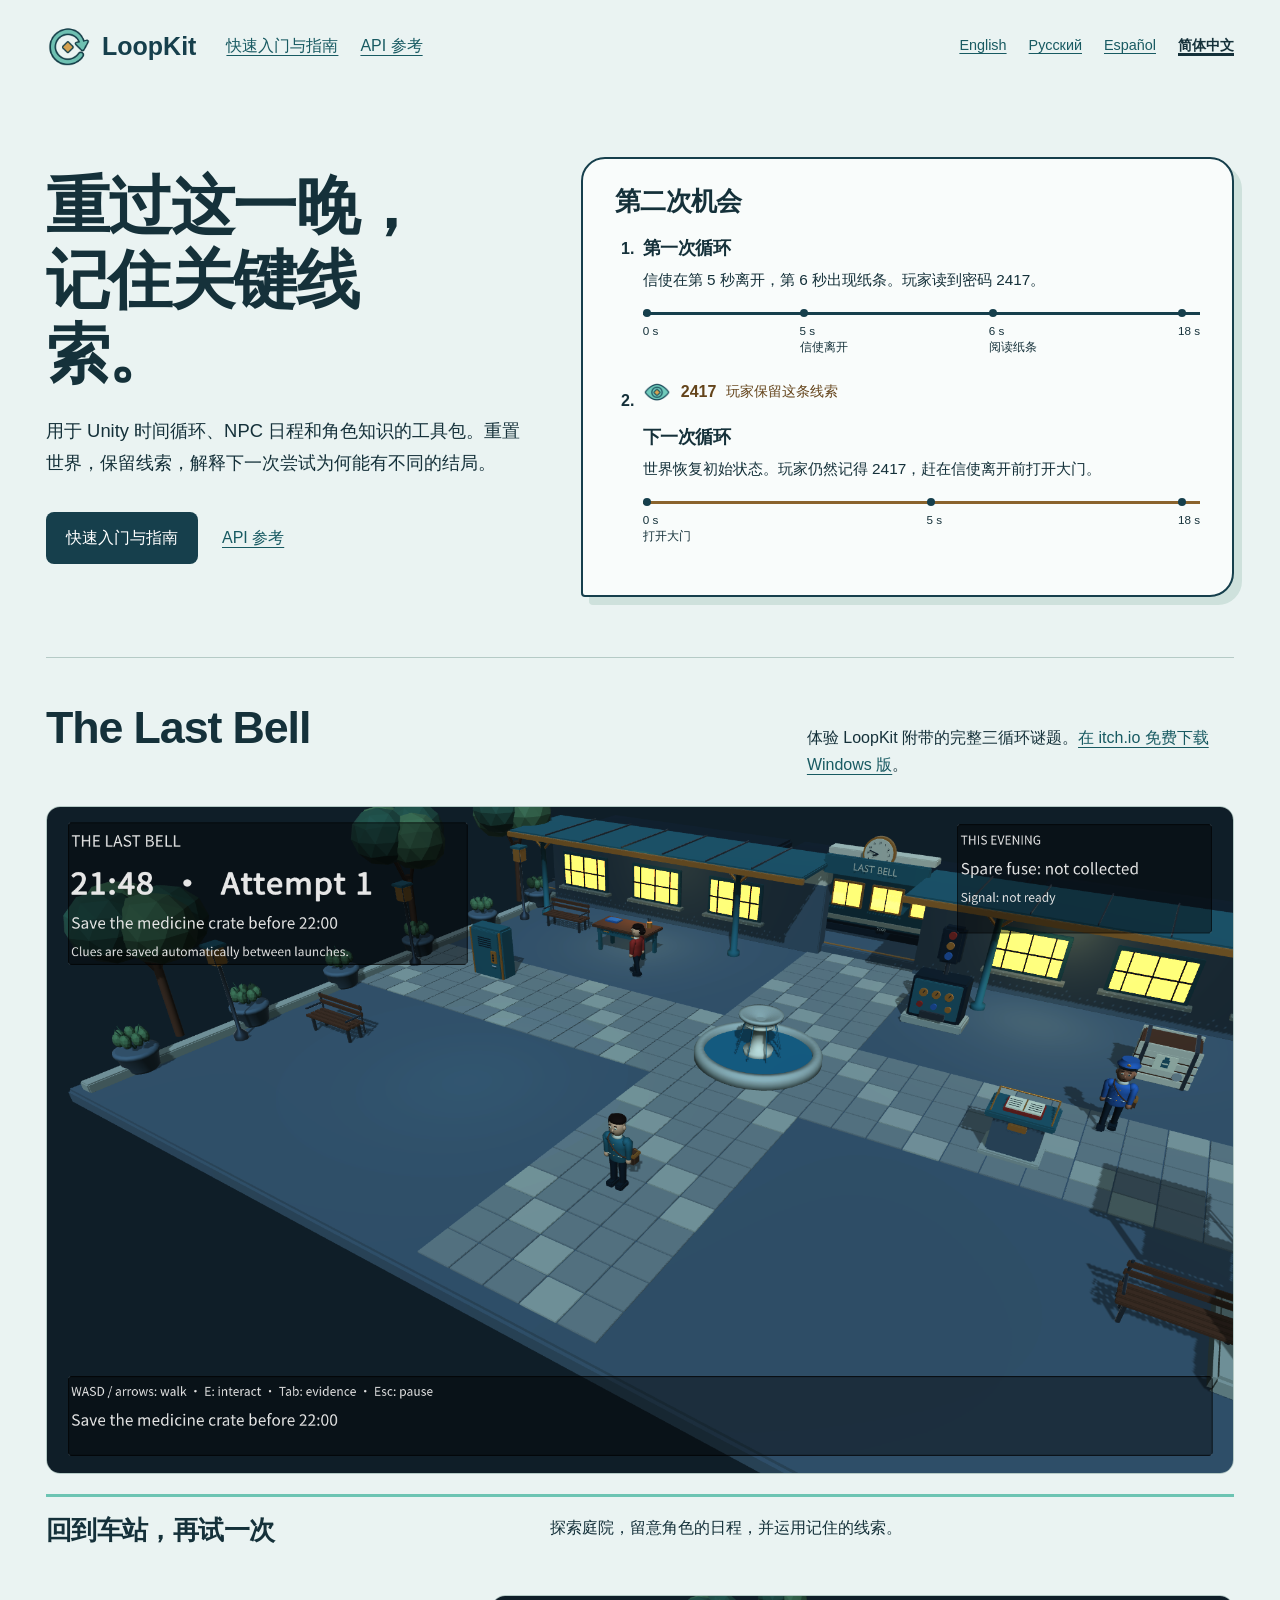
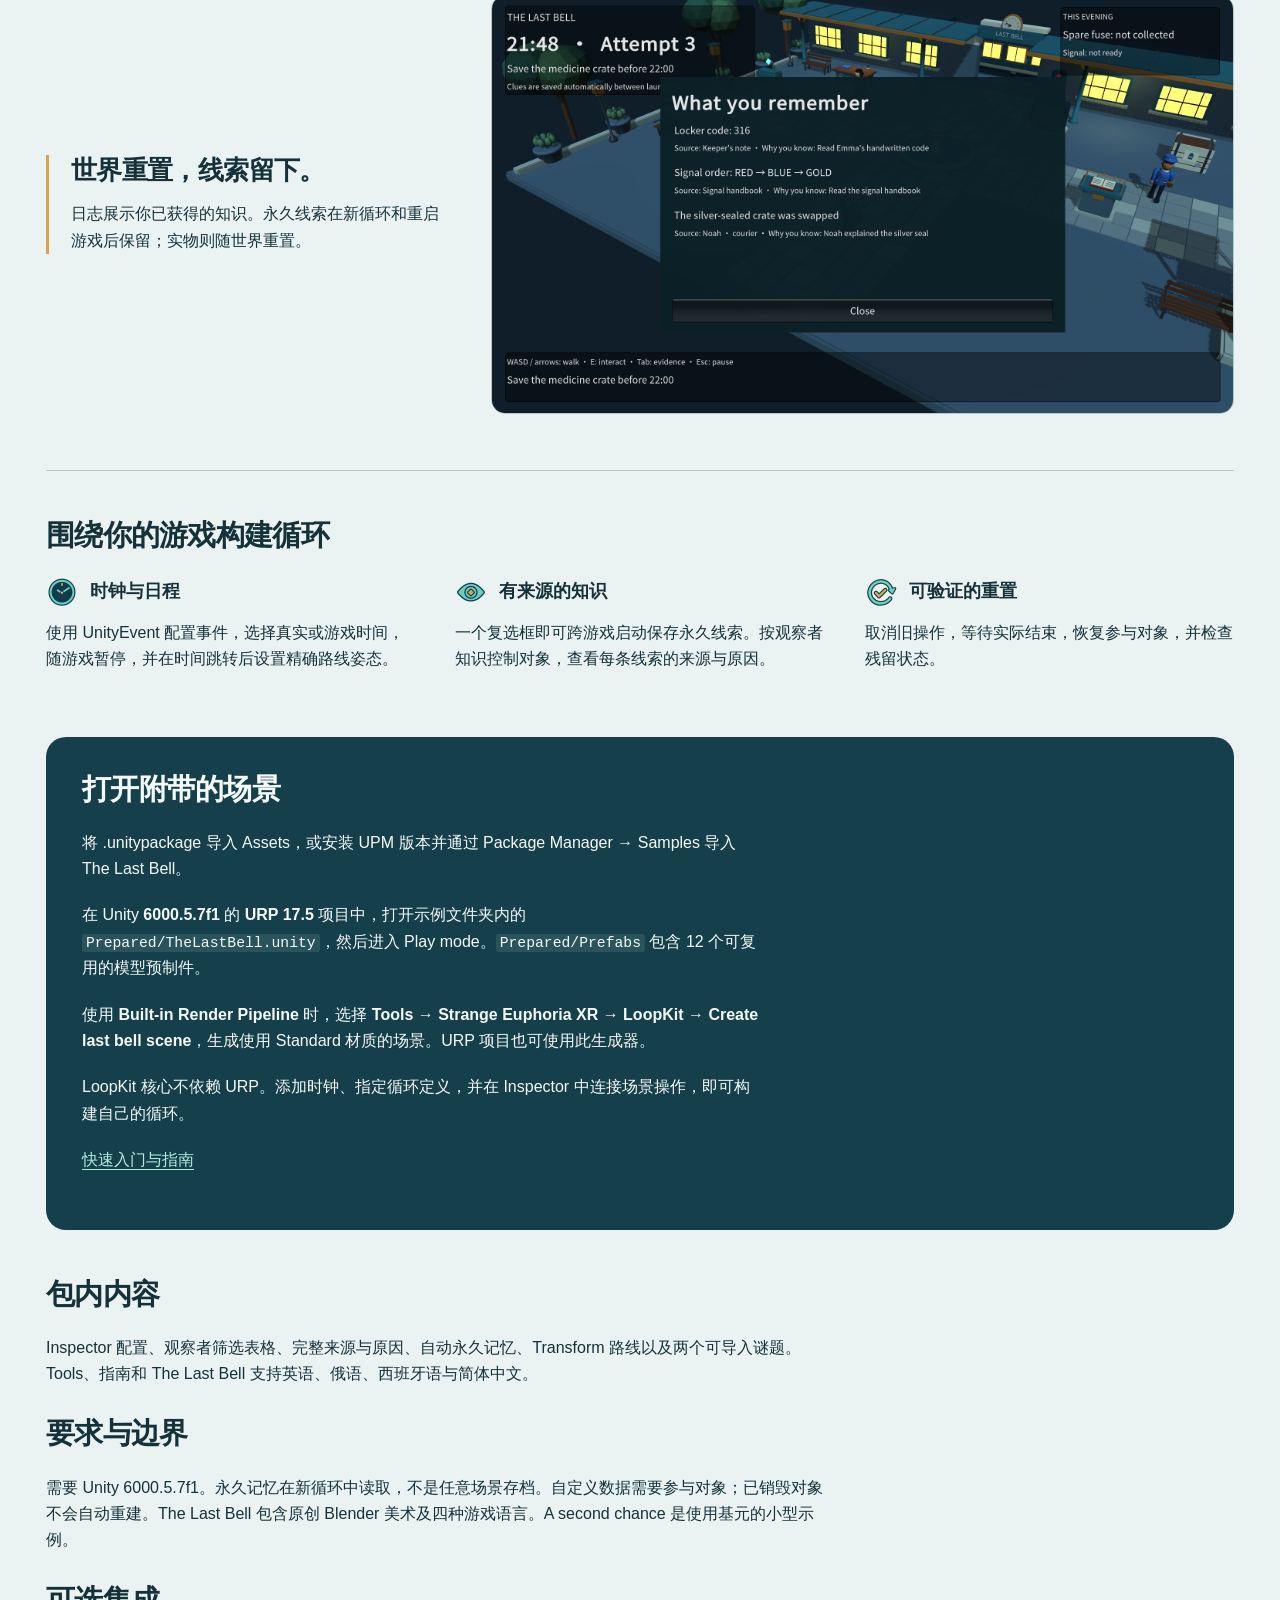
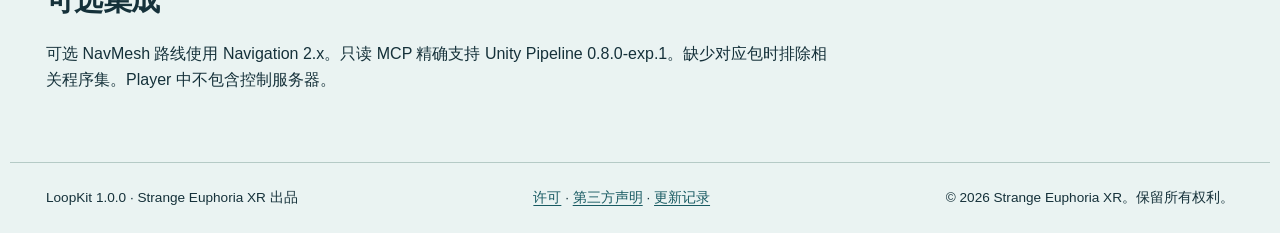
<file: docs/zh-Hans/index.html>
<!doctype html>
<html lang="zh-Hans"><head><meta charset="utf-8"><meta name="viewport" content="width=device-width, initial-scale=1"><meta name="description" content="用于 Unity 时间循环、NPC 日程和角色知识的工具包。重置世界，保留线索，解释下一次尝试为何能有不同的结局。"><title>LoopKit | Strange Euphoria XR</title><link rel="icon" href="../assets/logo.png" type="image/png"><link rel="stylesheet" href="../assets/site.css?v=1.0.0"><script src="../assets/language.js" defer></script></head>
<body><a class="skip" href="#main">跳到正文</a><header><a class="brand" href="index.html"><img src="../assets/logo.png" width="44" height="44" alt=""><span>LoopKit</span></a><nav aria-label="文档"><a href="guide.html">快速入门与指南</a><a href="api.html">API 参考</a></nav><nav class="languages" aria-label="文档语言"><a href="../en/index.html" hreflang="en" lang="en" data-language="en">English</a><a href="../ru/index.html" hreflang="ru" lang="ru" data-language="ru">Русский</a><a href="../es/index.html" hreflang="es" lang="es" data-language="es">Español</a><a href="../zh-Hans/index.html" hreflang="zh-Hans" lang="zh-Hans" data-language="zh-Hans" aria-current="page">简体中文</a></nav></header><main id="main" tabindex="-1"><div class="hero"><section class="opening"><h1>重过这一晚，记住关键线索。</h1><p class="lead">用于 Unity 时间循环、NPC 日程和角色知识的工具包。重置世界，保留线索，解释下一次尝试为何能有不同的结局。</p><p class="actions"><a class="primary" href="guide.html">快速入门与指南</a><a href="api.html">API 参考</a></p></section><section class="sequence" aria-labelledby="sequence-title"><h2 id="sequence-title">第二次机会</h2><ol class="attempts"><li><h3>第一次循环</h3><p>信使在第 5 秒离开，第 6 秒出现纸条。玩家读到密码 2417。</p><div class="timeline" aria-hidden="true"><span>0 s</span><span>5 s<br>信使离开</span><span>6 s<br>阅读纸条</span><span>18 s</span></div></li><li><div class="memory"><img src="../assets/evidence.png" width="28" height="28" alt="">2417 <span>玩家保留这条线索</span></div><h3>下一次循环</h3><p>世界恢复初始状态。玩家仍然记得 2417，赶在信使离开前打开大门。</p><div class="timeline next" aria-hidden="true"><span>0 s<br>打开大门</span><span>5 s</span><span>18 s</span></div></li></ol></section></div><section class="showcase" aria-labelledby="showcase-title">
  <div class="showcase-heading"><h2 id="showcase-title">The Last Bell</h2><p>体验 LoopKit 附带的完整三循环谜题。<a href="https://merrymaker14.itch.io/the-last-bell">在 itch.io 免费下载 Windows 版</a>。</p></div>
  <figure class="showcase-gameplay">
    <img class="showcase-image" src="../assets/last-bell-gameplay.png" width="1920" height="1080" loading="lazy" decoding="async" alt="The Last Bell 车站游戏画面，可见游戏界面。">
    <figcaption><h3>回到车站，再试一次</h3><p>探索庭院，留意角色的日程，并运用记住的线索。</p></figcaption>
  </figure>
  <figure class="showcase-journal">
    <img class="showcase-image" src="../assets/last-bell-journal.png" width="1920" height="1080" loading="lazy" decoding="async" alt="The Last Bell 线索日志，展示解谜过程中获得的知识。">
    <figcaption><h3>世界重置，线索留下。</h3><p>日志展示你已获得的知识。永久线索在新循环和重启游戏后保留；实物则随世界重置。</p></figcaption>
  </figure>
</section><section class="abilities"><h2>围绕你的游戏构建循环</h2><dl><div><dt><img src="../assets/schedule.png" width="32" height="32" alt="">时钟与日程</dt><dd>使用 UnityEvent 配置事件，选择真实或游戏时间，随游戏暂停，并在时间跳转后设置精确路线姿态。</dd></div><div><dt><img src="../assets/evidence.png" width="32" height="32" alt="">有来源的知识</dt><dd>一个复选框即可跨游戏启动保存永久线索。按观察者知识控制对象，查看每条线索的来源与原因。</dd></div><div><dt><img src="../assets/resetReport.png" width="32" height="32" alt="">可验证的重置</dt><dd>取消旧操作，等待实际结束，恢复参与对象，并检查残留状态。</dd></div></dl></section><section class="start"><h2>打开附带的场景</h2><p>将 .unitypackage 导入 Assets，或安装 UPM 版本并通过 Package Manager → Samples 导入 The Last Bell。</p><p>在 Unity <strong>6000.5.7f1</strong> 的 <strong>URP 17.5</strong> 项目中，打开示例文件夹内的 <code>Prepared/TheLastBell.unity</code>，然后进入 Play mode。<code>Prepared/Prefabs</code> 包含 12 个可复用的模型预制件。</p><p>使用 <strong>Built-in Render Pipeline</strong> 时，选择 <strong>Tools → Strange Euphoria XR → LoopKit → Create last bell scene</strong>，生成使用 Standard 材质的场景。URP 项目也可使用此生成器。</p><p>LoopKit 核心不依赖 URP。添加时钟、指定循环定义，并在 Inspector 中连接场景操作，即可构建自己的循环。</p><p><a href="guide.html">快速入门与指南</a></p></section><section class="boundaries"><h2>包内内容</h2><p>Inspector 配置、观察者筛选表格、完整来源与原因、自动永久记忆、Transform 路线以及两个可导入谜题。Tools、指南和 The Last Bell 支持英语、俄语、西班牙语与简体中文。</p><h2>要求与边界</h2><p>需要 Unity 6000.5.7f1。永久记忆在新循环中读取，不是任意场景存档。自定义数据需要参与对象；已销毁对象不会自动重建。The Last Bell 包含原创 Blender 美术及四种游戏语言。A second chance 是使用基元的小型示例。</p><h2>可选集成</h2><p>可选 NavMesh 路线使用 Navigation 2.x。只读 MCP 精确支持 Unity Pipeline 0.8.0-exp.1。缺少对应包时排除相关程序集。Player 中不包含控制服务器。</p></section></main><footer><span>LoopKit 1.0.0 · Strange Euphoria XR 出品</span><span><a href="../assets/LICENSE.txt">许可</a> · <a href="../assets/Third-Party-Notices.txt">第三方声明</a> · <a href="../assets/CHANGELOG.txt">更新记录</a></span><span>© 2026 Strange Euphoria XR。保留所有权利。</span></footer></body></html>
</file>
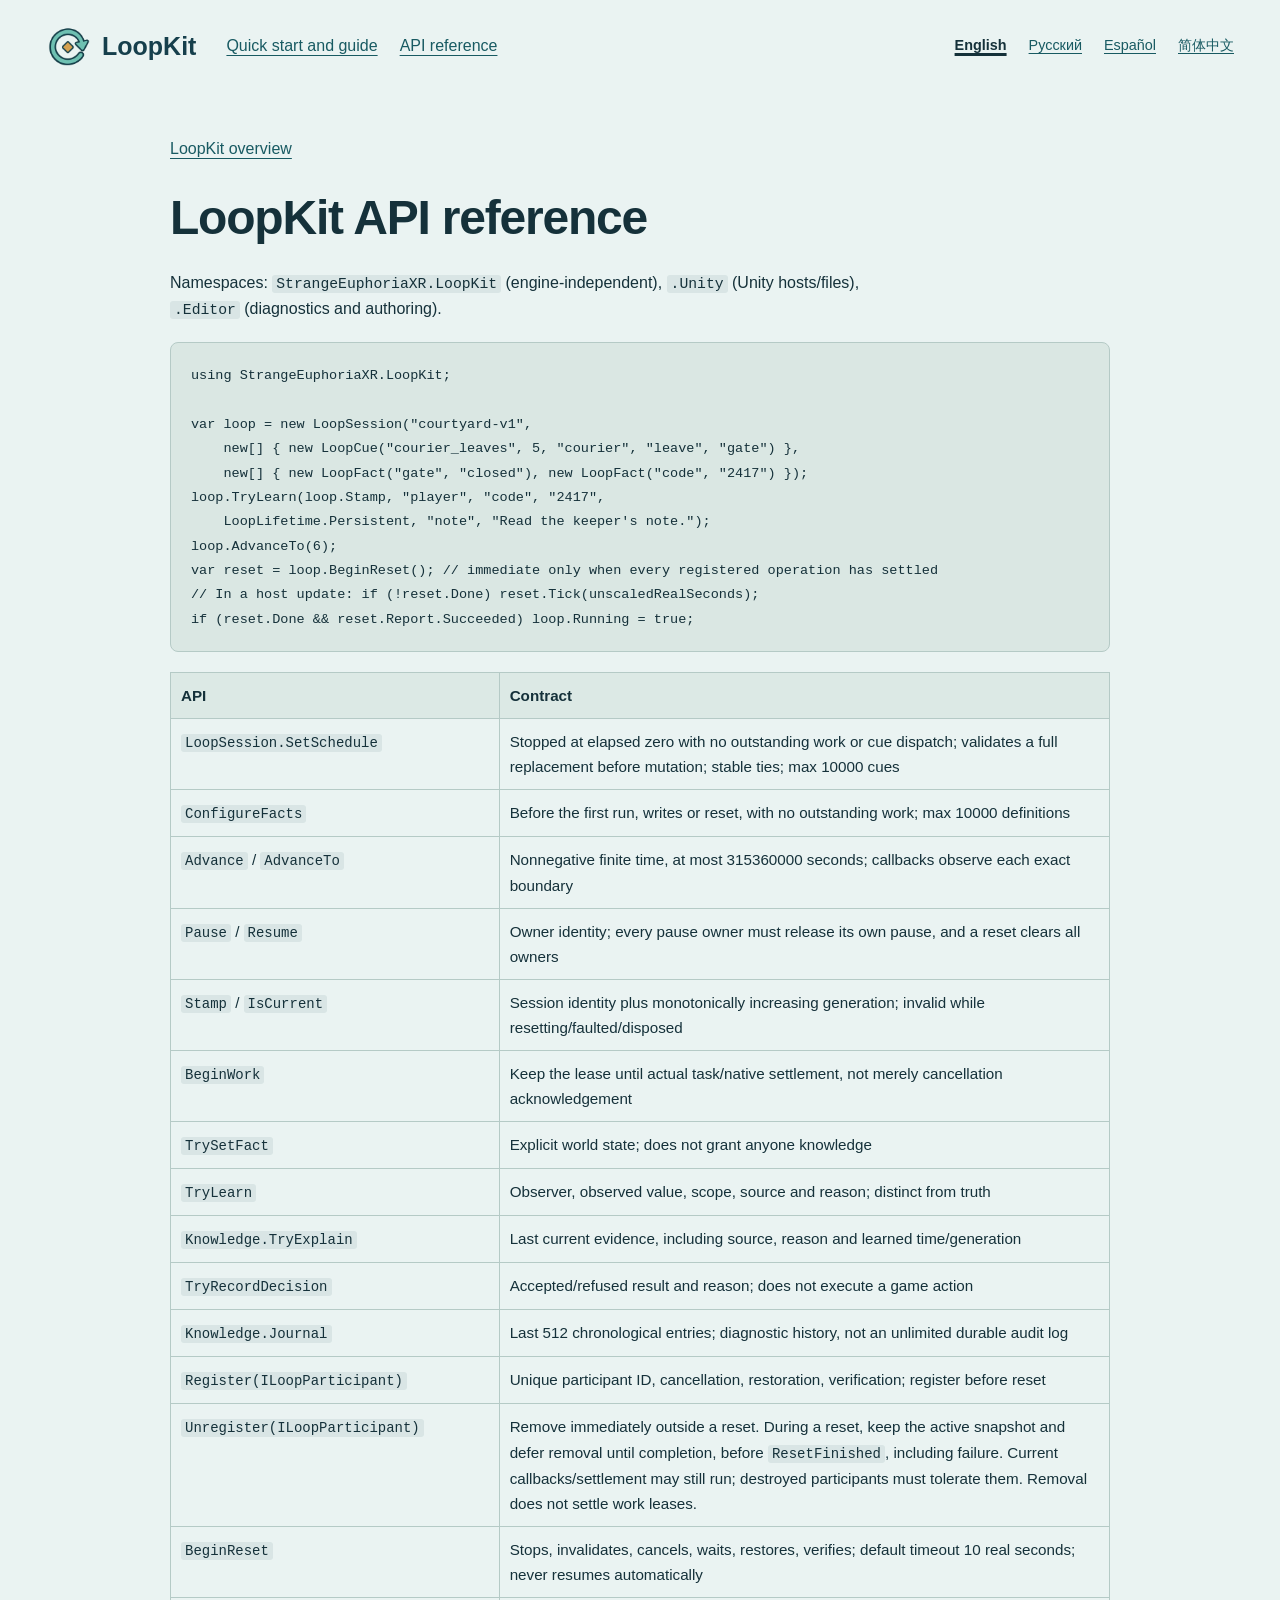
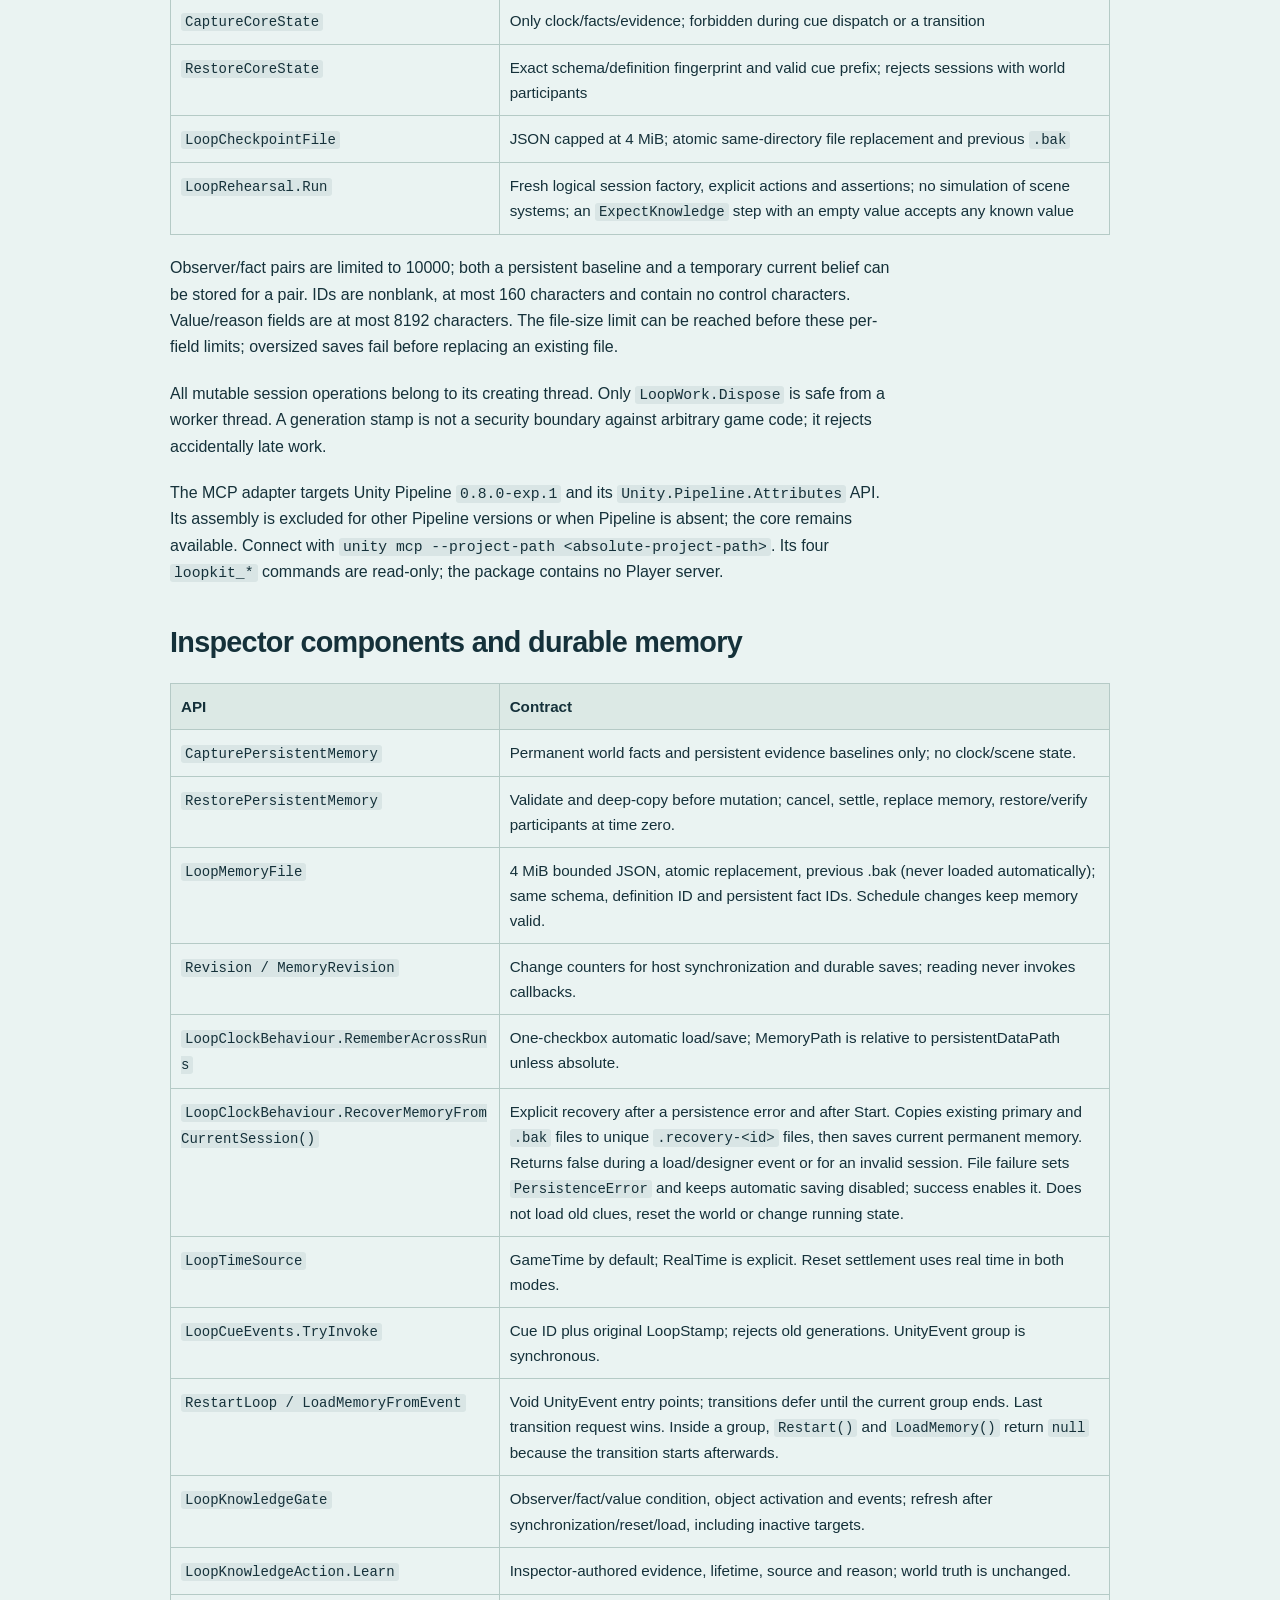
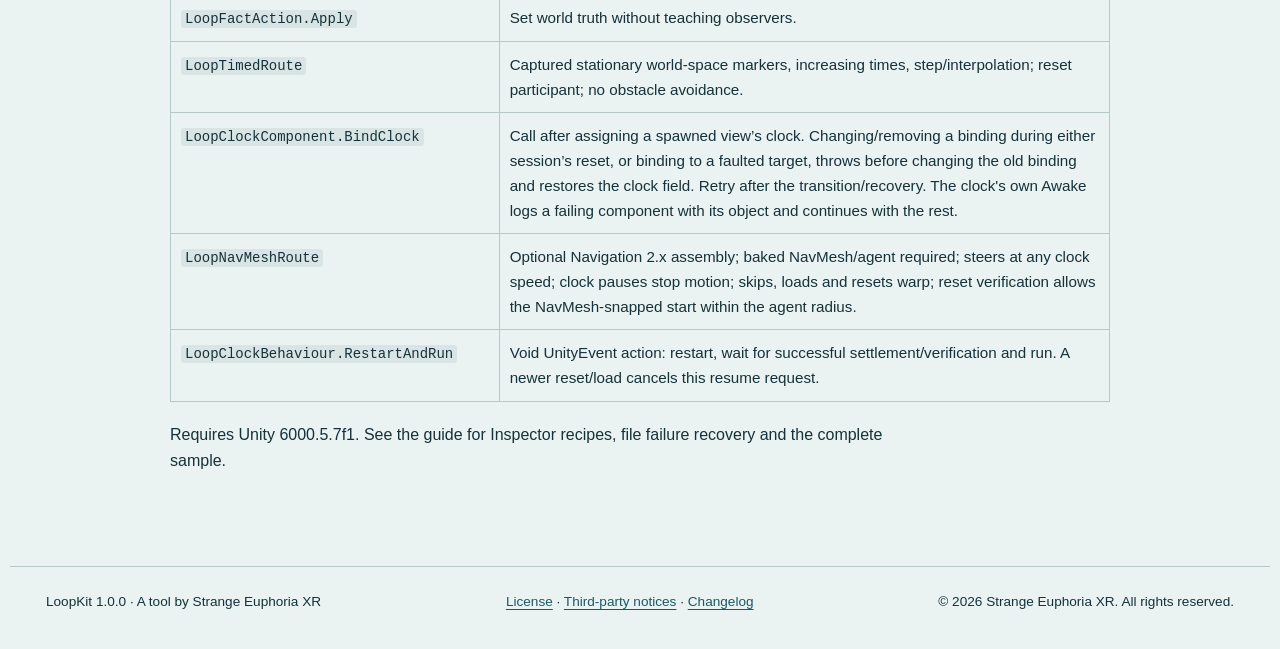
<file: docs/en/api.html>
<!doctype html>
<html lang="en"><head><meta charset="utf-8"><meta name="viewport" content="width=device-width, initial-scale=1"><meta name="description" content="A Unity toolkit for time loops, NPC schedules and character knowledge. Reset the world, retain a clue and explain why the next attempt can end differently."><title>LoopKit API | Strange Euphoria XR</title><link rel="icon" href="../assets/logo.png" type="image/png"><link rel="stylesheet" href="../assets/site.css?v=1.0.0"><script src="../assets/language.js" defer></script></head>
<body><a class="skip" href="#main">Skip to content</a><header><a class="brand" href="index.html"><img src="../assets/logo.png" width="44" height="44" alt=""><span>LoopKit</span></a><nav aria-label="Documentation"><a href="guide.html">Quick start and guide</a><a href="api.html">API reference</a></nav><nav class="languages" aria-label="Documentation language"><a href="../en/api.html" hreflang="en" lang="en" data-language="en" aria-current="page">English</a><a href="../ru/api.html" hreflang="ru" lang="ru" data-language="ru">Русский</a><a href="../es/api.html" hreflang="es" lang="es" data-language="es">Español</a><a href="../zh-Hans/api.html" hreflang="zh-Hans" lang="zh-Hans" data-language="zh-Hans">简体中文</a></nav></header><main id="main" tabindex="-1"><article class="document"><a class="back" href="index.html">LoopKit overview</a><h1>LoopKit API reference</h1>
<p>Namespaces: <code>StrangeEuphoriaXR.LoopKit</code> (engine-independent), <code>.Unity</code> (Unity hosts/files), <code>.Editor</code> (diagnostics and authoring).</p>
<pre tabindex="0"><code class="language-csharp">using StrangeEuphoriaXR.LoopKit;

var loop = new LoopSession(&quot;courtyard-v1&quot;,
    new[] { new LoopCue(&quot;courier_leaves&quot;, 5, &quot;courier&quot;, &quot;leave&quot;, &quot;gate&quot;) },
    new[] { new LoopFact(&quot;gate&quot;, &quot;closed&quot;), new LoopFact(&quot;code&quot;, &quot;2417&quot;) });
loop.TryLearn(loop.Stamp, &quot;player&quot;, &quot;code&quot;, &quot;2417&quot;,
    LoopLifetime.Persistent, &quot;note&quot;, &quot;Read the keeper's note.&quot;);
loop.AdvanceTo(6);
var reset = loop.BeginReset(); // immediate only when every registered operation has settled
// In a host update: if (!reset.Done) reset.Tick(unscaledRealSeconds);
if (reset.Done &amp;&amp; reset.Report.Succeeded) loop.Running = true;
</code></pre>
<div class="table-wrapper" tabindex="0" role="region" aria-label="API"><table>
<thead>
<tr>
<th>API</th>
<th>Contract</th>
</tr>
</thead>
<tbody>
<tr>
<td><code>LoopSession.SetSchedule</code></td>
<td>Stopped at elapsed zero with no outstanding work or cue dispatch; validates a full replacement before mutation; stable ties; max 10000 cues</td>
</tr>
<tr>
<td><code>ConfigureFacts</code></td>
<td>Before the first run, writes or reset, with no outstanding work; max 10000 definitions</td>
</tr>
<tr>
<td><code>Advance</code> / <code>AdvanceTo</code></td>
<td>Nonnegative finite time, at most 315360000 seconds; callbacks observe each exact boundary</td>
</tr>
<tr>
<td><code>Pause</code> / <code>Resume</code></td>
<td>Owner identity; every pause owner must release its own pause, and a reset clears all owners</td>
</tr>
<tr>
<td><code>Stamp</code> / <code>IsCurrent</code></td>
<td>Session identity plus monotonically increasing generation; invalid while resetting/faulted/disposed</td>
</tr>
<tr>
<td><code>BeginWork</code></td>
<td>Keep the lease until actual task/native settlement, not merely cancellation acknowledgement</td>
</tr>
<tr>
<td><code>TrySetFact</code></td>
<td>Explicit world state; does not grant anyone knowledge</td>
</tr>
<tr>
<td><code>TryLearn</code></td>
<td>Observer, observed value, scope, source and reason; distinct from truth</td>
</tr>
<tr>
<td><code>Knowledge.TryExplain</code></td>
<td>Last current evidence, including source, reason and learned time/generation</td>
</tr>
<tr>
<td><code>TryRecordDecision</code></td>
<td>Accepted/refused result and reason; does not execute a game action</td>
</tr>
<tr>
<td><code>Knowledge.Journal</code></td>
<td>Last 512 chronological entries; diagnostic history, not an unlimited durable audit log</td>
</tr>
<tr>
<td><code>Register(ILoopParticipant)</code></td>
<td>Unique participant ID, cancellation, restoration, verification; register before reset</td>
</tr>
<tr>
<td><code>Unregister(ILoopParticipant)</code></td>
<td>Remove immediately outside a reset. During a reset, keep the active snapshot and defer removal until completion, before <code>ResetFinished</code>, including failure. Current callbacks/settlement may still run; destroyed participants must tolerate them. Removal does not settle work leases.</td>
</tr>
<tr>
<td><code>BeginReset</code></td>
<td>Stops, invalidates, cancels, waits, restores, verifies; default timeout 10 real seconds; never resumes automatically</td>
</tr>
<tr>
<td><code>CaptureCoreState</code></td>
<td>Only clock/facts/evidence; forbidden during cue dispatch or a transition</td>
</tr>
<tr>
<td><code>RestoreCoreState</code></td>
<td>Exact schema/definition fingerprint and valid cue prefix; rejects sessions with world participants</td>
</tr>
<tr>
<td><code>LoopCheckpointFile</code></td>
<td>JSON capped at 4 MiB; atomic same-directory file replacement and previous <code>.bak</code></td>
</tr>
<tr>
<td><code>LoopRehearsal.Run</code></td>
<td>Fresh logical session factory, explicit actions and assertions; no simulation of scene systems; an <code>ExpectKnowledge</code> step with an empty value accepts any known value</td>
</tr>
</tbody>
</table></div>
<p>Observer/fact pairs are limited to 10000; both a persistent baseline and a temporary current belief can be stored for a pair. IDs are nonblank, at most 160 characters and contain no control characters. Value/reason fields are at most 8192 characters. The file-size limit can be reached before these per-field limits; oversized saves fail before replacing an existing file.</p>
<p>All mutable session operations belong to its creating thread. Only <code>LoopWork.Dispose</code> is safe from a worker thread. A generation stamp is not a security boundary against arbitrary game code; it rejects accidentally late work.</p>
<p>The MCP adapter targets Unity Pipeline <code>0.8.0-exp.1</code> and its <code>Unity.Pipeline.Attributes</code> API. Its assembly is excluded for other Pipeline versions or when Pipeline is absent; the core remains available. Connect with <code>unity mcp --project-path &lt;absolute-project-path&gt;</code>. Its four <code>loopkit_*</code> commands are read-only; the package contains no Player server.</p>
<h2>Inspector components and durable memory</h2>
<div class="table-wrapper" tabindex="0" role="region" aria-label="API"><table>
<thead>
<tr>
<th>API</th>
<th>Contract</th>
</tr>
</thead>
<tbody>
<tr>
<td><code>CapturePersistentMemory</code></td>
<td>Permanent world facts and persistent evidence baselines only; no clock/scene state.</td>
</tr>
<tr>
<td><code>RestorePersistentMemory</code></td>
<td>Validate and deep-copy before mutation; cancel, settle, replace memory, restore/verify participants at time zero.</td>
</tr>
<tr>
<td><code>LoopMemoryFile</code></td>
<td>4 MiB bounded JSON, atomic replacement, previous .bak (never loaded automatically); same schema, definition ID and persistent fact IDs. Schedule changes keep memory valid.</td>
</tr>
<tr>
<td><code>Revision / MemoryRevision</code></td>
<td>Change counters for host synchronization and durable saves; reading never invokes callbacks.</td>
</tr>
<tr>
<td><code>LoopClockBehaviour.RememberAcrossRuns</code></td>
<td>One-checkbox automatic load/save; MemoryPath is relative to persistentDataPath unless absolute.</td>
</tr>
<tr>
<td><code>LoopClockBehaviour.RecoverMemoryFromCurrentSession()</code></td>
<td>Explicit recovery after a persistence error and after Start. Copies existing primary and <code>.bak</code> files to unique <code>.recovery-&lt;id&gt;</code> files, then saves current permanent memory. Returns false during a load/designer event or for an invalid session. File failure sets <code>PersistenceError</code> and keeps automatic saving disabled; success enables it. Does not load old clues, reset the world or change running state.</td>
</tr>
<tr>
<td><code>LoopTimeSource</code></td>
<td>GameTime by default; RealTime is explicit. Reset settlement uses real time in both modes.</td>
</tr>
<tr>
<td><code>LoopCueEvents.TryInvoke</code></td>
<td>Cue ID plus original LoopStamp; rejects old generations. UnityEvent group is synchronous.</td>
</tr>
<tr>
<td><code>RestartLoop / LoadMemoryFromEvent</code></td>
<td>Void UnityEvent entry points; transitions defer until the current group ends. Last transition request wins. Inside a group, <code>Restart()</code> and <code>LoadMemory()</code> return <code>null</code> because the transition starts afterwards.</td>
</tr>
<tr>
<td><code>LoopKnowledgeGate</code></td>
<td>Observer/fact/value condition, object activation and events; refresh after synchronization/reset/load, including inactive targets.</td>
</tr>
<tr>
<td><code>LoopKnowledgeAction.Learn</code></td>
<td>Inspector-authored evidence, lifetime, source and reason; world truth is unchanged.</td>
</tr>
<tr>
<td><code>LoopFactAction.Apply</code></td>
<td>Set world truth without teaching observers.</td>
</tr>
<tr>
<td><code>LoopTimedRoute</code></td>
<td>Captured stationary world-space markers, increasing times, step/interpolation; reset participant; no obstacle avoidance.</td>
</tr>
<tr>
<td><code>LoopClockComponent.BindClock</code></td>
<td>Call after assigning a spawned view’s clock. Changing/removing a binding during either session’s reset, or binding to a faulted target, throws before changing the old binding and restores the clock field. Retry after the transition/recovery. The clock's own Awake logs a failing component with its object and continues with the rest.</td>
</tr>
<tr>
<td><code>LoopNavMeshRoute</code></td>
<td>Optional Navigation 2.x assembly; baked NavMesh/agent required; steers at any clock speed; clock pauses stop motion; skips, loads and resets warp; reset verification allows the NavMesh-snapped start within the agent radius.</td>
</tr>
<tr>
<td><code>LoopClockBehaviour.RestartAndRun</code></td>
<td>Void UnityEvent action: restart, wait for successful settlement/verification and run. A newer reset/load cancels this resume request.</td>
</tr>
</tbody>
</table></div>
<p>Requires Unity 6000.5.7f1. See the guide for Inspector recipes, file failure recovery and the complete sample.</p></article></main><footer><span>LoopKit 1.0.0 · A tool by Strange Euphoria XR</span><span><a href="../assets/LICENSE.txt">License</a> · <a href="../assets/Third-Party-Notices.txt">Third-party notices</a> · <a href="../assets/CHANGELOG.txt">Changelog</a></span><span>© 2026 Strange Euphoria XR. All rights reserved.</span></footer></body></html>
</file>
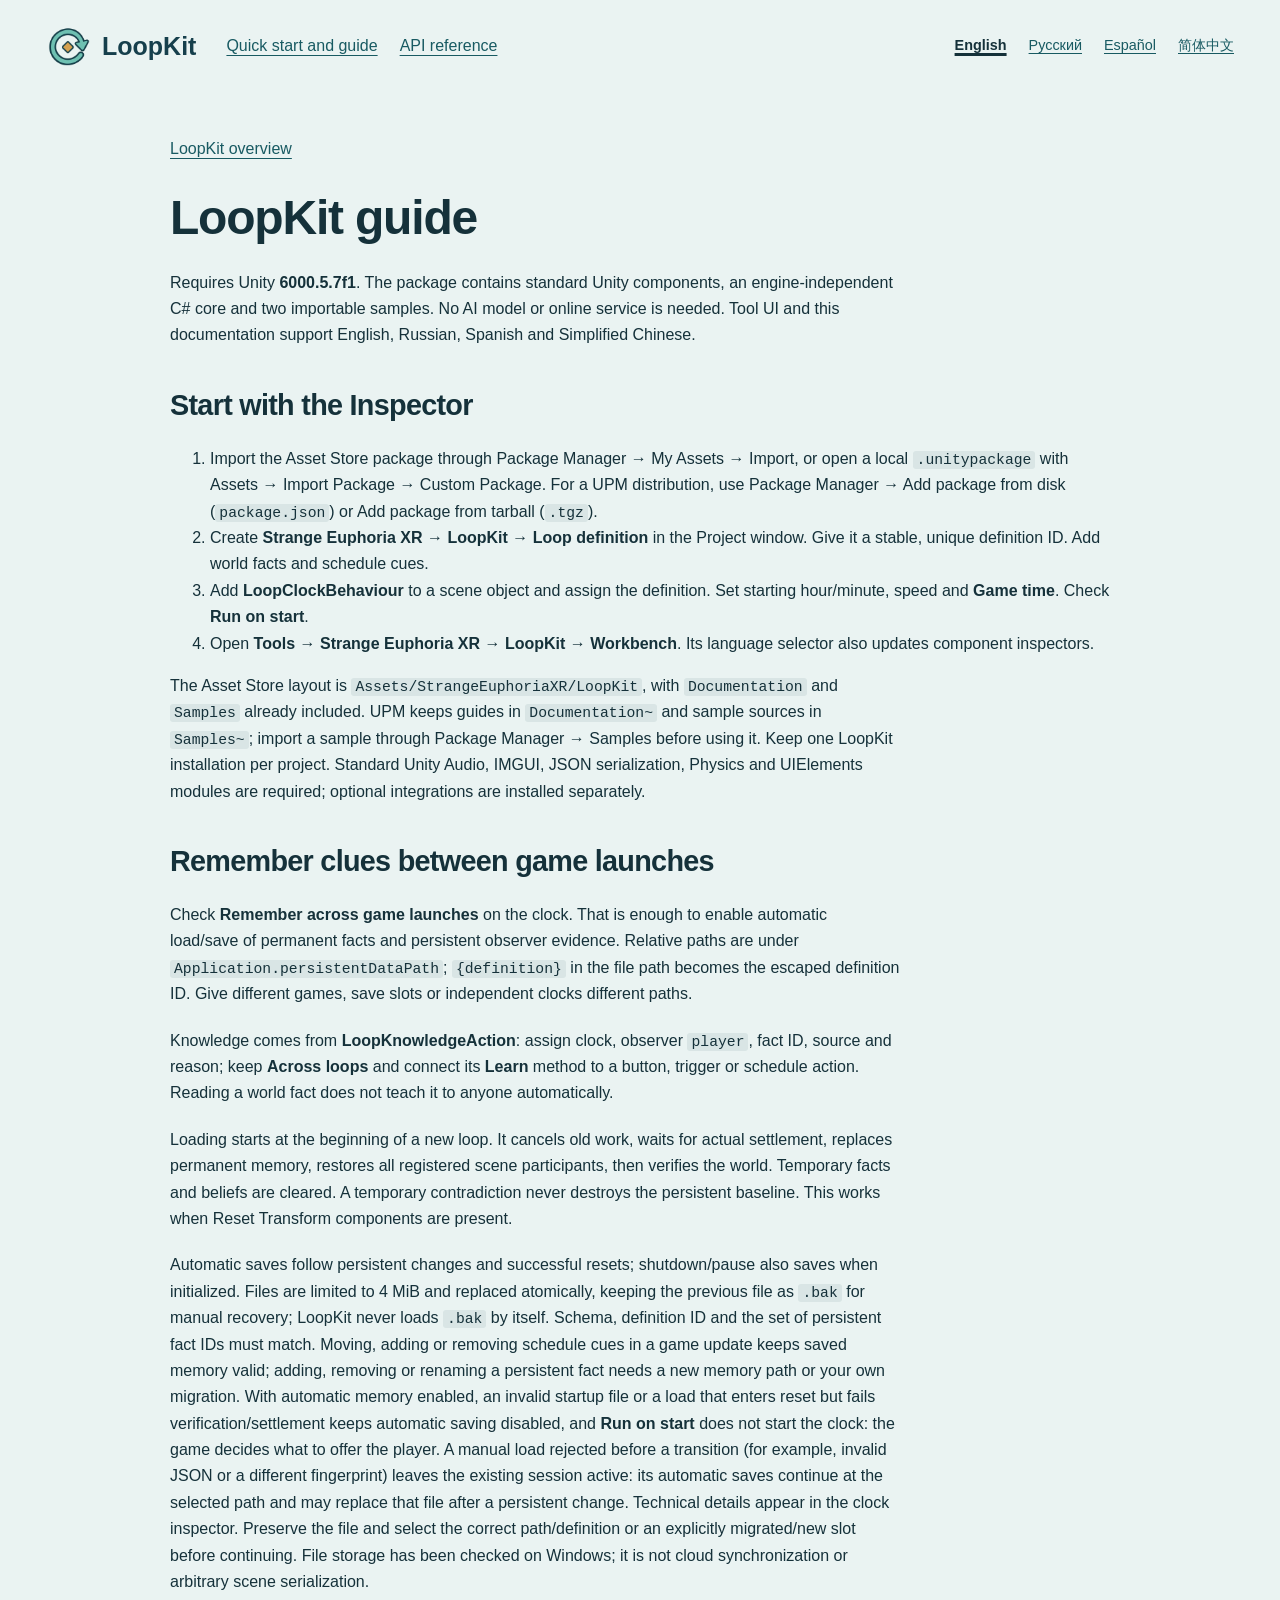
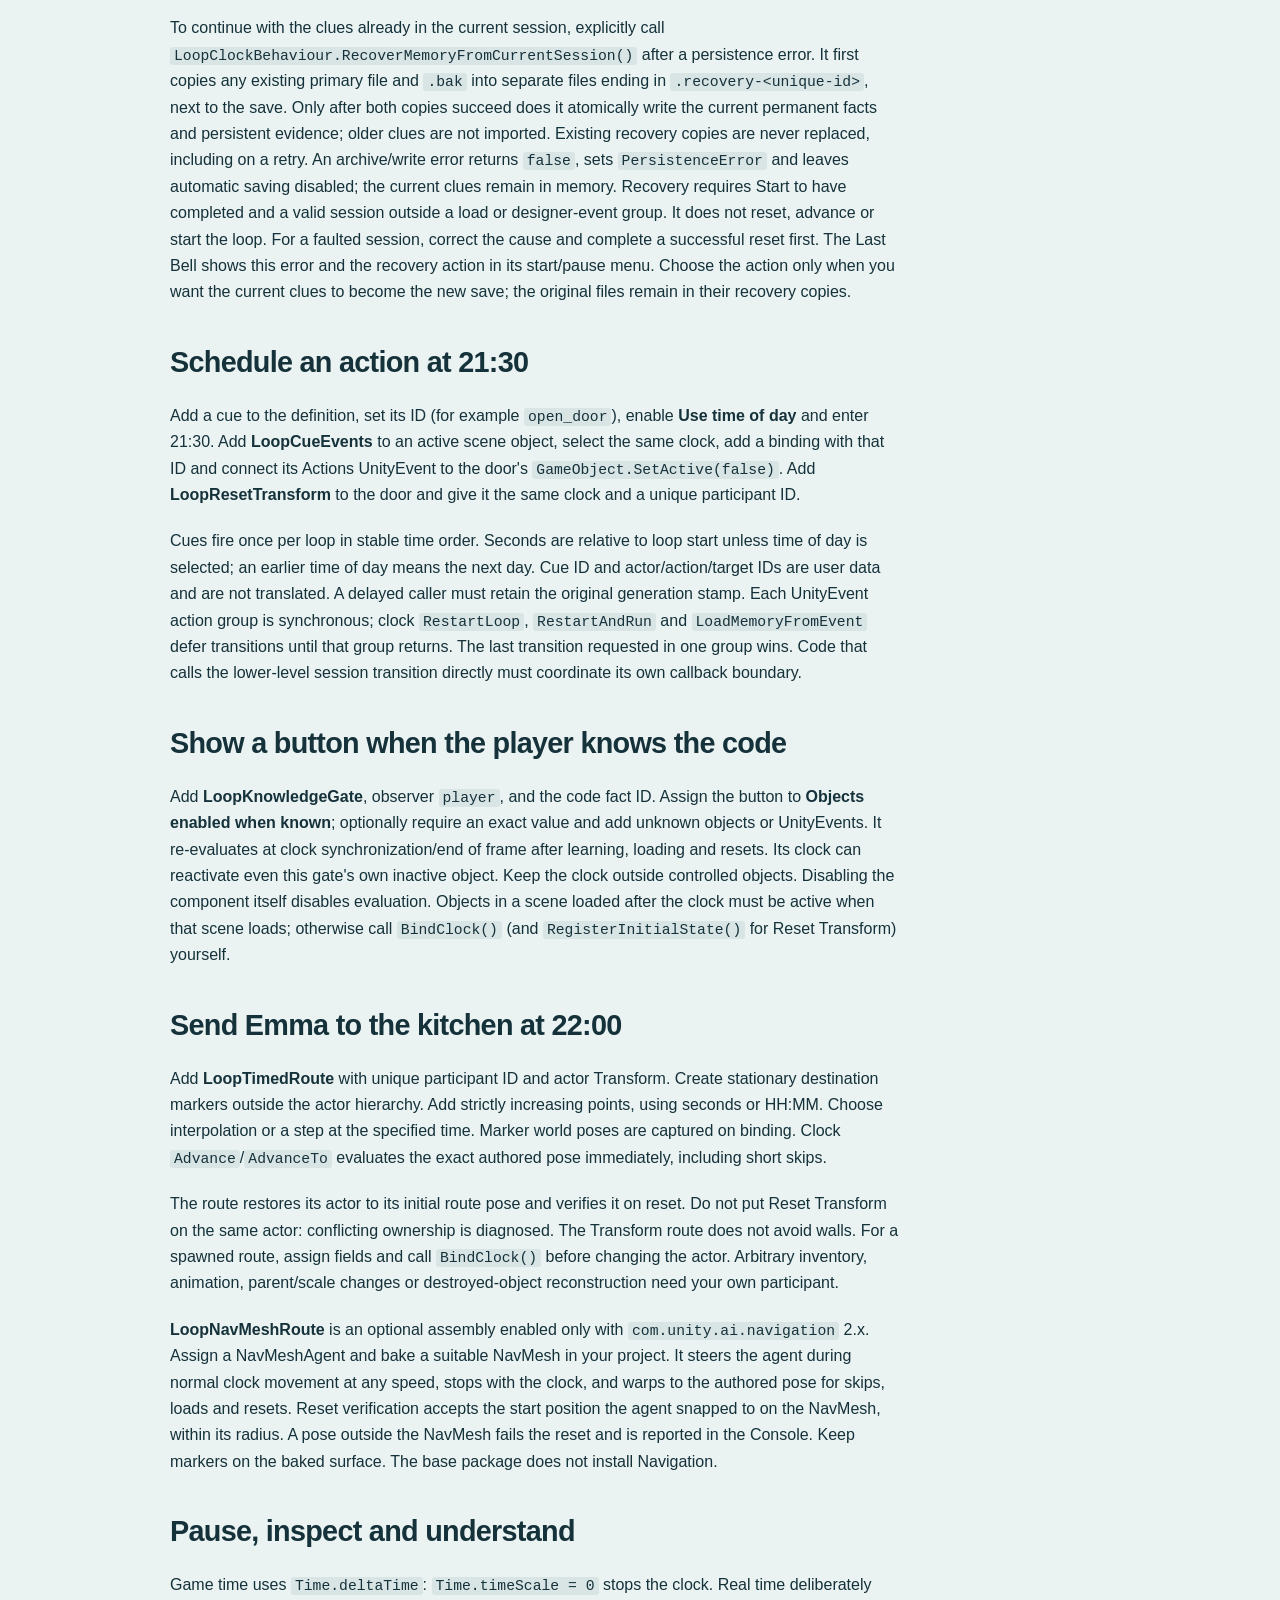
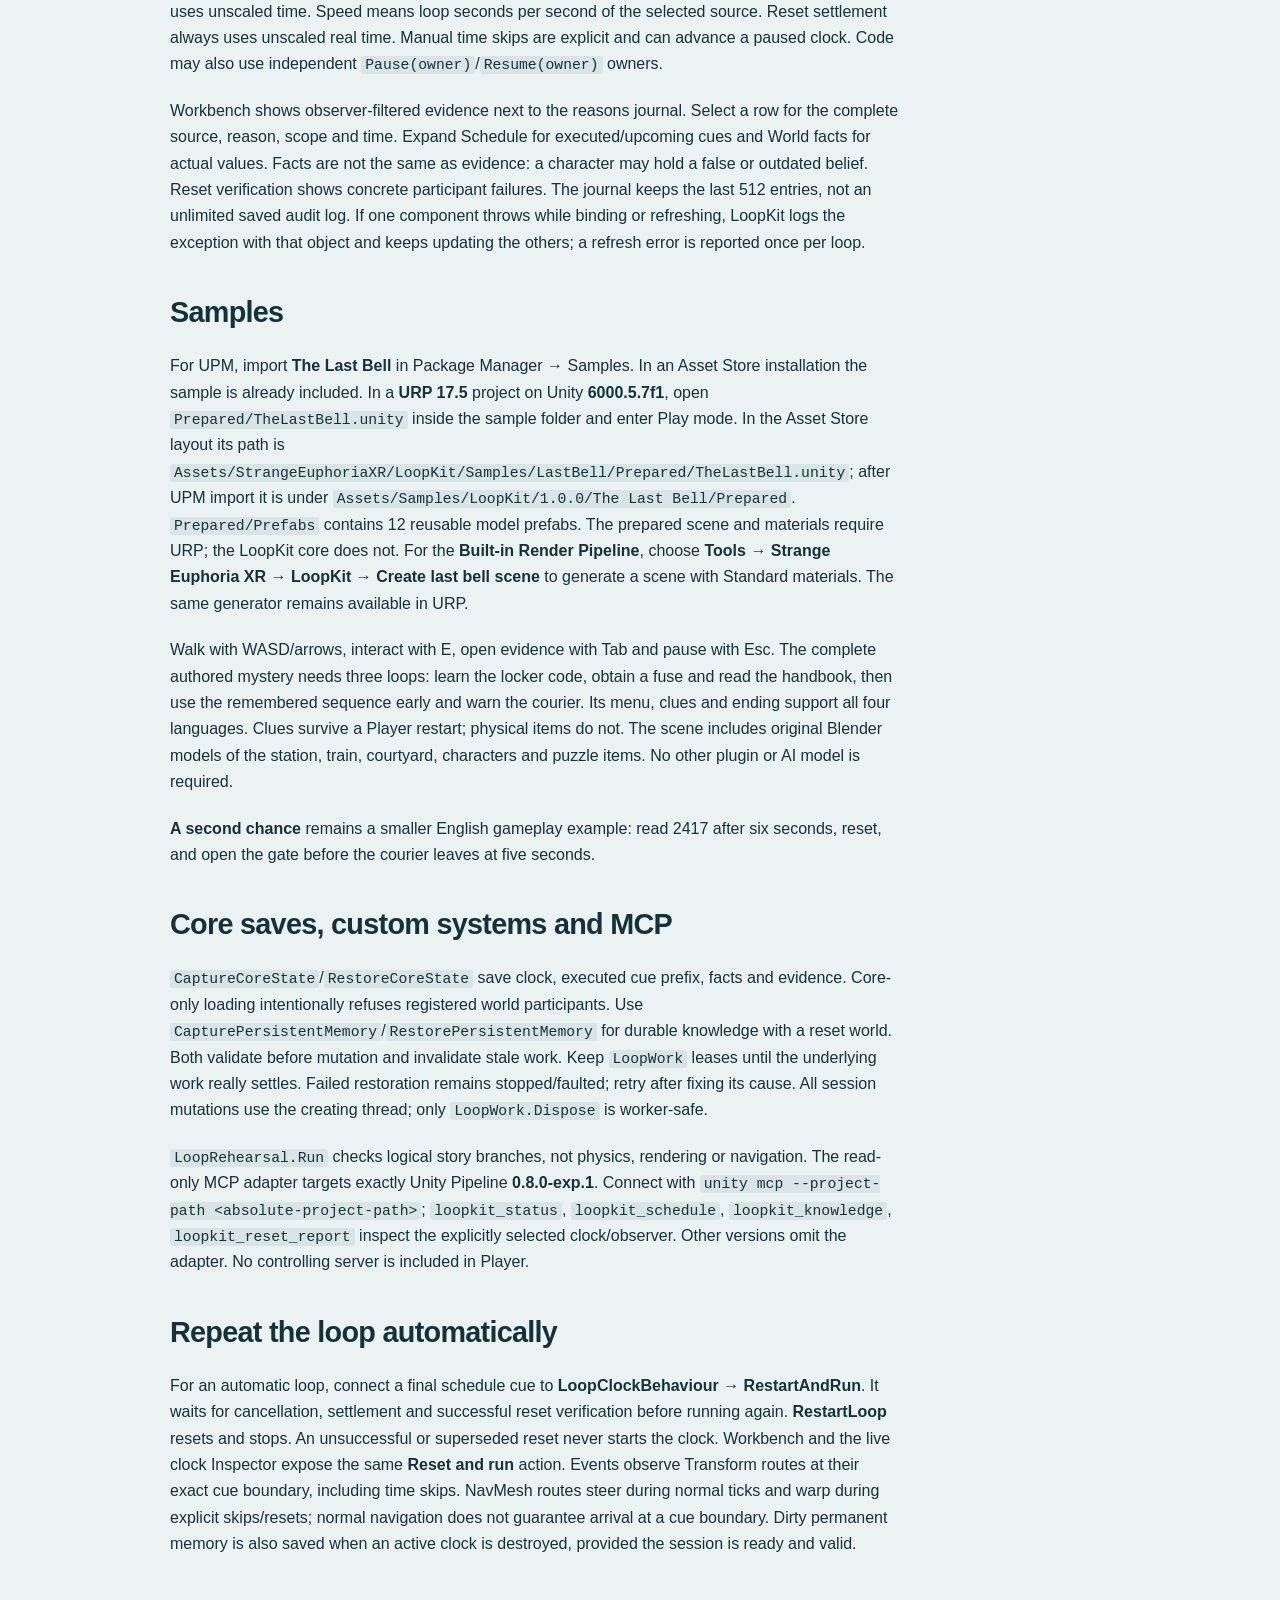
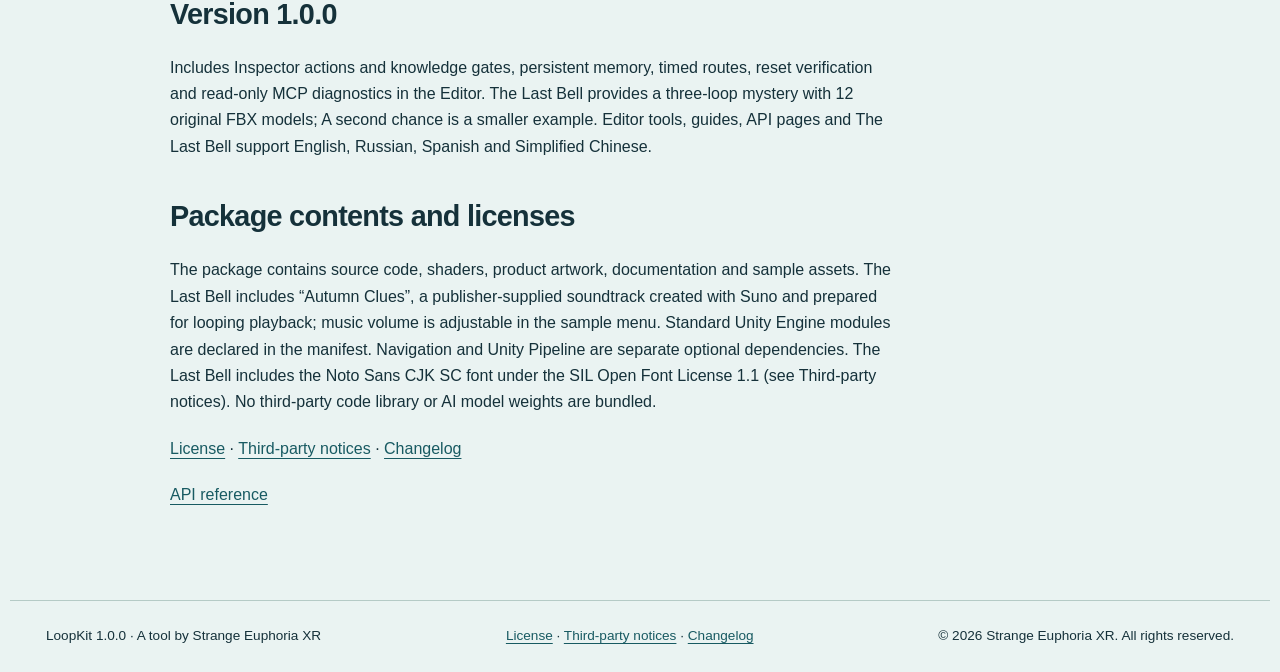
<file: docs/en/guide.html>
<!doctype html>
<html lang="en"><head><meta charset="utf-8"><meta name="viewport" content="width=device-width, initial-scale=1"><meta name="description" content="A Unity toolkit for time loops, NPC schedules and character knowledge. Reset the world, retain a clue and explain why the next attempt can end differently."><title>LoopKit guide | Strange Euphoria XR</title><link rel="icon" href="../assets/logo.png" type="image/png"><link rel="stylesheet" href="../assets/site.css?v=1.0.0"><script src="../assets/language.js" defer></script></head>
<body><a class="skip" href="#main">Skip to content</a><header><a class="brand" href="index.html"><img src="../assets/logo.png" width="44" height="44" alt=""><span>LoopKit</span></a><nav aria-label="Documentation"><a href="guide.html">Quick start and guide</a><a href="api.html">API reference</a></nav><nav class="languages" aria-label="Documentation language"><a href="../en/guide.html" hreflang="en" lang="en" data-language="en" aria-current="page">English</a><a href="../ru/guide.html" hreflang="ru" lang="ru" data-language="ru">Русский</a><a href="../es/guide.html" hreflang="es" lang="es" data-language="es">Español</a><a href="../zh-Hans/guide.html" hreflang="zh-Hans" lang="zh-Hans" data-language="zh-Hans">简体中文</a></nav></header><main id="main" tabindex="-1"><article class="document"><a class="back" href="index.html">LoopKit overview</a><h1>LoopKit guide</h1>
<p>Requires Unity <strong>6000.5.7f1</strong>. The package contains standard Unity components, an engine-independent C# core and two importable samples. No AI model or online service is needed. Tool UI and this documentation support English, Russian, Spanish and Simplified Chinese.</p>
<h2>Start with the Inspector</h2>
<ol>
<li>Import the Asset Store package through Package Manager → My Assets → Import, or open a local <code>.unitypackage</code> with Assets → Import Package → Custom Package. For a UPM distribution, use Package Manager → Add package from disk (<code>package.json</code>) or Add package from tarball (<code>.tgz</code>).</li>
<li>Create <strong>Strange Euphoria XR → LoopKit → Loop definition</strong> in the Project window. Give it a stable, unique definition ID. Add world facts and schedule cues.</li>
<li>Add <strong>LoopClockBehaviour</strong> to a scene object and assign the definition. Set starting hour/minute, speed and <strong>Game time</strong>. Check <strong>Run on start</strong>.</li>
<li>Open <strong>Tools → Strange Euphoria XR → LoopKit → Workbench</strong>. Its language selector also updates component inspectors.</li>
</ol>
<p>The Asset Store layout is <code>Assets/StrangeEuphoriaXR/LoopKit</code>, with <code>Documentation</code> and <code>Samples</code> already included. UPM keeps guides in <code>Documentation~</code> and sample sources in <code>Samples~</code>; import a sample through Package Manager → Samples before using it. Keep one LoopKit installation per project. Standard Unity Audio, IMGUI, JSON serialization, Physics and UIElements modules are required; optional integrations are installed separately.</p>
<h2>Remember clues between game launches</h2>
<p>Check <strong>Remember across game launches</strong> on the clock. That is enough to enable automatic load/save of permanent facts and persistent observer evidence. Relative paths are under <code>Application.persistentDataPath</code>; <code>{definition}</code> in the file path becomes the escaped definition ID. Give different games, save slots or independent clocks different paths.</p>
<p>Knowledge comes from <strong>LoopKnowledgeAction</strong>: assign clock, observer <code>player</code>, fact ID, source and reason; keep <strong>Across loops</strong> and connect its <strong>Learn</strong> method to a button, trigger or schedule action. Reading a world fact does not teach it to anyone automatically.</p>
<p>Loading starts at the beginning of a new loop. It cancels old work, waits for actual settlement, replaces permanent memory, restores all registered scene participants, then verifies the world. Temporary facts and beliefs are cleared. A temporary contradiction never destroys the persistent baseline. This works when Reset Transform components are present.</p>
<p>Automatic saves follow persistent changes and successful resets; shutdown/pause also saves when initialized. Files are limited to 4 MiB and replaced atomically, keeping the previous file as <code>.bak</code> for manual recovery; LoopKit never loads <code>.bak</code> by itself. Schema, definition ID and the set of persistent fact IDs must match. Moving, adding or removing schedule cues in a game update keeps saved memory valid; adding, removing or renaming a persistent fact needs a new memory path or your own migration. With automatic memory enabled, an invalid startup file or a load that enters reset but fails verification/settlement keeps automatic saving disabled, and <strong>Run on start</strong> does not start the clock: the game decides what to offer the player. A manual load rejected before a transition (for example, invalid JSON or a different fingerprint) leaves the existing session active: its automatic saves continue at the selected path and may replace that file after a persistent change. Technical details appear in the clock inspector. Preserve the file and select the correct path/definition or an explicitly migrated/new slot before continuing. File storage has been checked on Windows; it is not cloud synchronization or arbitrary scene serialization.</p>
<p>To continue with the clues already in the current session, explicitly call <code>LoopClockBehaviour.RecoverMemoryFromCurrentSession()</code> after a persistence error. It first copies any existing primary file and <code>.bak</code> into separate files ending in <code>.recovery-&lt;unique-id&gt;</code>, next to the save. Only after both copies succeed does it atomically write the current permanent facts and persistent evidence; older clues are not imported. Existing recovery copies are never replaced, including on a retry. An archive/write error returns <code>false</code>, sets <code>PersistenceError</code> and leaves automatic saving disabled; the current clues remain in memory. Recovery requires Start to have completed and a valid session outside a load or designer-event group. It does not reset, advance or start the loop. For a faulted session, correct the cause and complete a successful reset first. The Last Bell shows this error and the recovery action in its start/pause menu. Choose the action only when you want the current clues to become the new save; the original files remain in their recovery copies.</p>
<h2>Schedule an action at 21:30</h2>
<p>Add a cue to the definition, set its ID (for example <code>open_door</code>), enable <strong>Use time of day</strong> and enter 21:30. Add <strong>LoopCueEvents</strong> to an active scene object, select the same clock, add a binding with that ID and connect its Actions UnityEvent to the door's <code>GameObject.SetActive(false)</code>. Add <strong>LoopResetTransform</strong> to the door and give it the same clock and a unique participant ID.</p>
<p>Cues fire once per loop in stable time order. Seconds are relative to loop start unless time of day is selected; an earlier time of day means the next day. Cue ID and actor/action/target IDs are user data and are not translated. A delayed caller must retain the original generation stamp. Each UnityEvent action group is synchronous; clock <code>RestartLoop</code>, <code>RestartAndRun</code> and <code>LoadMemoryFromEvent</code> defer transitions until that group returns. The last transition requested in one group wins. Code that calls the lower-level session transition directly must coordinate its own callback boundary.</p>
<h2>Show a button when the player knows the code</h2>
<p>Add <strong>LoopKnowledgeGate</strong>, observer <code>player</code>, and the code fact ID. Assign the button to <strong>Objects enabled when known</strong>; optionally require an exact value and add unknown objects or UnityEvents. It re-evaluates at clock synchronization/end of frame after learning, loading and resets. Its clock can reactivate even this gate's own inactive object. Keep the clock outside controlled objects. Disabling the component itself disables evaluation. Objects in a scene loaded after the clock must be active when that scene loads; otherwise call <code>BindClock()</code> (and <code>RegisterInitialState()</code> for Reset Transform) yourself.</p>
<h2>Send Emma to the kitchen at 22:00</h2>
<p>Add <strong>LoopTimedRoute</strong> with unique participant ID and actor Transform. Create stationary destination markers outside the actor hierarchy. Add strictly increasing points, using seconds or HH:MM. Choose interpolation or a step at the specified time. Marker world poses are captured on binding. Clock <code>Advance</code>/<code>AdvanceTo</code> evaluates the exact authored pose immediately, including short skips.</p>
<p>The route restores its actor to its initial route pose and verifies it on reset. Do not put Reset Transform on the same actor: conflicting ownership is diagnosed. The Transform route does not avoid walls. For a spawned route, assign fields and call <code>BindClock()</code> before changing the actor. Arbitrary inventory, animation, parent/scale changes or destroyed-object reconstruction need your own participant.</p>
<p><strong>LoopNavMeshRoute</strong> is an optional assembly enabled only with <code>com.unity.ai.navigation</code> 2.x. Assign a NavMeshAgent and bake a suitable NavMesh in your project. It steers the agent during normal clock movement at any speed, stops with the clock, and warps to the authored pose for skips, loads and resets. Reset verification accepts the start position the agent snapped to on the NavMesh, within its radius. A pose outside the NavMesh fails the reset and is reported in the Console. Keep markers on the baked surface. The base package does not install Navigation.</p>
<h2>Pause, inspect and understand</h2>
<p>Game time uses <code>Time.deltaTime</code>: <code>Time.timeScale = 0</code> stops the clock. Real time deliberately uses unscaled time. Speed means loop seconds per second of the selected source. Reset settlement always uses unscaled real time. Manual time skips are explicit and can advance a paused clock. Code may also use independent <code>Pause(owner)</code>/<code>Resume(owner)</code> owners.</p>
<p>Workbench shows observer-filtered evidence next to the reasons journal. Select a row for the complete source, reason, scope and time. Expand Schedule for executed/upcoming cues and World facts for actual values. Facts are not the same as evidence: a character may hold a false or outdated belief. Reset verification shows concrete participant failures. The journal keeps the last 512 entries, not an unlimited saved audit log. If one component throws while binding or refreshing, LoopKit logs the exception with that object and keeps updating the others; a refresh error is reported once per loop.</p>
<h2>Samples</h2>
<p>For UPM, import <strong>The Last Bell</strong> in Package Manager → Samples. In an Asset Store installation the sample is already included. In a <strong>URP 17.5</strong> project on Unity <strong>6000.5.7f1</strong>, open <code>Prepared/TheLastBell.unity</code> inside the sample folder and enter Play mode. In the Asset Store layout its path is <code>Assets/StrangeEuphoriaXR/LoopKit/Samples/LastBell/Prepared/TheLastBell.unity</code>; after UPM import it is under <code>Assets/Samples/LoopKit/1.0.0/The Last Bell/Prepared</code>. <code>Prepared/Prefabs</code> contains 12 reusable model prefabs. The prepared scene and materials require URP; the LoopKit core does not. For the <strong>Built-in Render Pipeline</strong>, choose <strong>Tools → Strange Euphoria XR → LoopKit → Create last bell scene</strong> to generate a scene with Standard materials. The same generator remains available in URP.</p>
<p>Walk with WASD/arrows, interact with E, open evidence with Tab and pause with Esc. The complete authored mystery needs three loops: learn the locker code, obtain a fuse and read the handbook, then use the remembered sequence early and warn the courier. Its menu, clues and ending support all four languages. Clues survive a Player restart; physical items do not. The scene includes original Blender models of the station, train, courtyard, characters and puzzle items. No other plugin or AI model is required.</p>
<p><strong>A second chance</strong> remains a smaller English gameplay example: read 2417 after six seconds, reset, and open the gate before the courier leaves at five seconds.</p>
<h2>Core saves, custom systems and MCP</h2>
<p><code>CaptureCoreState</code>/<code>RestoreCoreState</code> save clock, executed cue prefix, facts and evidence. Core-only loading intentionally refuses registered world participants. Use <code>CapturePersistentMemory</code>/<code>RestorePersistentMemory</code> for durable knowledge with a reset world. Both validate before mutation and invalidate stale work. Keep <code>LoopWork</code> leases until the underlying work really settles. Failed restoration remains stopped/faulted; retry after fixing its cause. All session mutations use the creating thread; only <code>LoopWork.Dispose</code> is worker-safe.</p>
<p><code>LoopRehearsal.Run</code> checks logical story branches, not physics, rendering or navigation. The read-only MCP adapter targets exactly Unity Pipeline <strong>0.8.0-exp.1</strong>. Connect with <code>unity mcp --project-path &lt;absolute-project-path&gt;</code>; <code>loopkit_status</code>, <code>loopkit_schedule</code>, <code>loopkit_knowledge</code>, <code>loopkit_reset_report</code> inspect the explicitly selected clock/observer. Other versions omit the adapter. No controlling server is included in Player.</p>
<h2>Repeat the loop automatically</h2>
<p>For an automatic loop, connect a final schedule cue to <strong>LoopClockBehaviour → RestartAndRun</strong>. It waits for cancellation, settlement and successful reset verification before running again. <strong>RestartLoop</strong> resets and stops. An unsuccessful or superseded reset never starts the clock. Workbench and the live clock Inspector expose the same <strong>Reset and run</strong> action. Events observe Transform routes at their exact cue boundary, including time skips. NavMesh routes steer during normal ticks and warp during explicit skips/resets; normal navigation does not guarantee arrival at a cue boundary. Dirty permanent memory is also saved when an active clock is destroyed, provided the session is ready and valid.</p>
<h2>Version 1.0.0</h2>
<p>Includes Inspector actions and knowledge gates, persistent memory, timed routes, reset verification and read-only MCP diagnostics in the Editor. The Last Bell provides a three-loop mystery with 12 original FBX models; A second chance is a smaller example. Editor tools, guides, API pages and The Last Bell support English, Russian, Spanish and Simplified Chinese.</p>
<h2>Package contents and licenses</h2>
<p>The package contains source code, shaders, product artwork, documentation and sample assets. The Last Bell includes “Autumn Clues”, a publisher-supplied soundtrack created with Suno and prepared for looping playback; music volume is adjustable in the sample menu. Standard Unity Engine modules are declared in the manifest. Navigation and Unity Pipeline are separate optional dependencies. The Last Bell includes the Noto Sans CJK SC font under the SIL Open Font License 1.1 (see Third-party notices). No third-party code library or AI model weights are bundled.</p>
<p><a href="../assets/LICENSE.txt">License</a> · <a href="../assets/Third-Party-Notices.txt">Third-party notices</a> · <a href="../assets/CHANGELOG.txt">Changelog</a></p>
<p><a href="api.html">API reference</a></p></article></main><footer><span>LoopKit 1.0.0 · A tool by Strange Euphoria XR</span><span><a href="../assets/LICENSE.txt">License</a> · <a href="../assets/Third-Party-Notices.txt">Third-party notices</a> · <a href="../assets/CHANGELOG.txt">Changelog</a></span><span>© 2026 Strange Euphoria XR. All rights reserved.</span></footer></body></html>
</file>
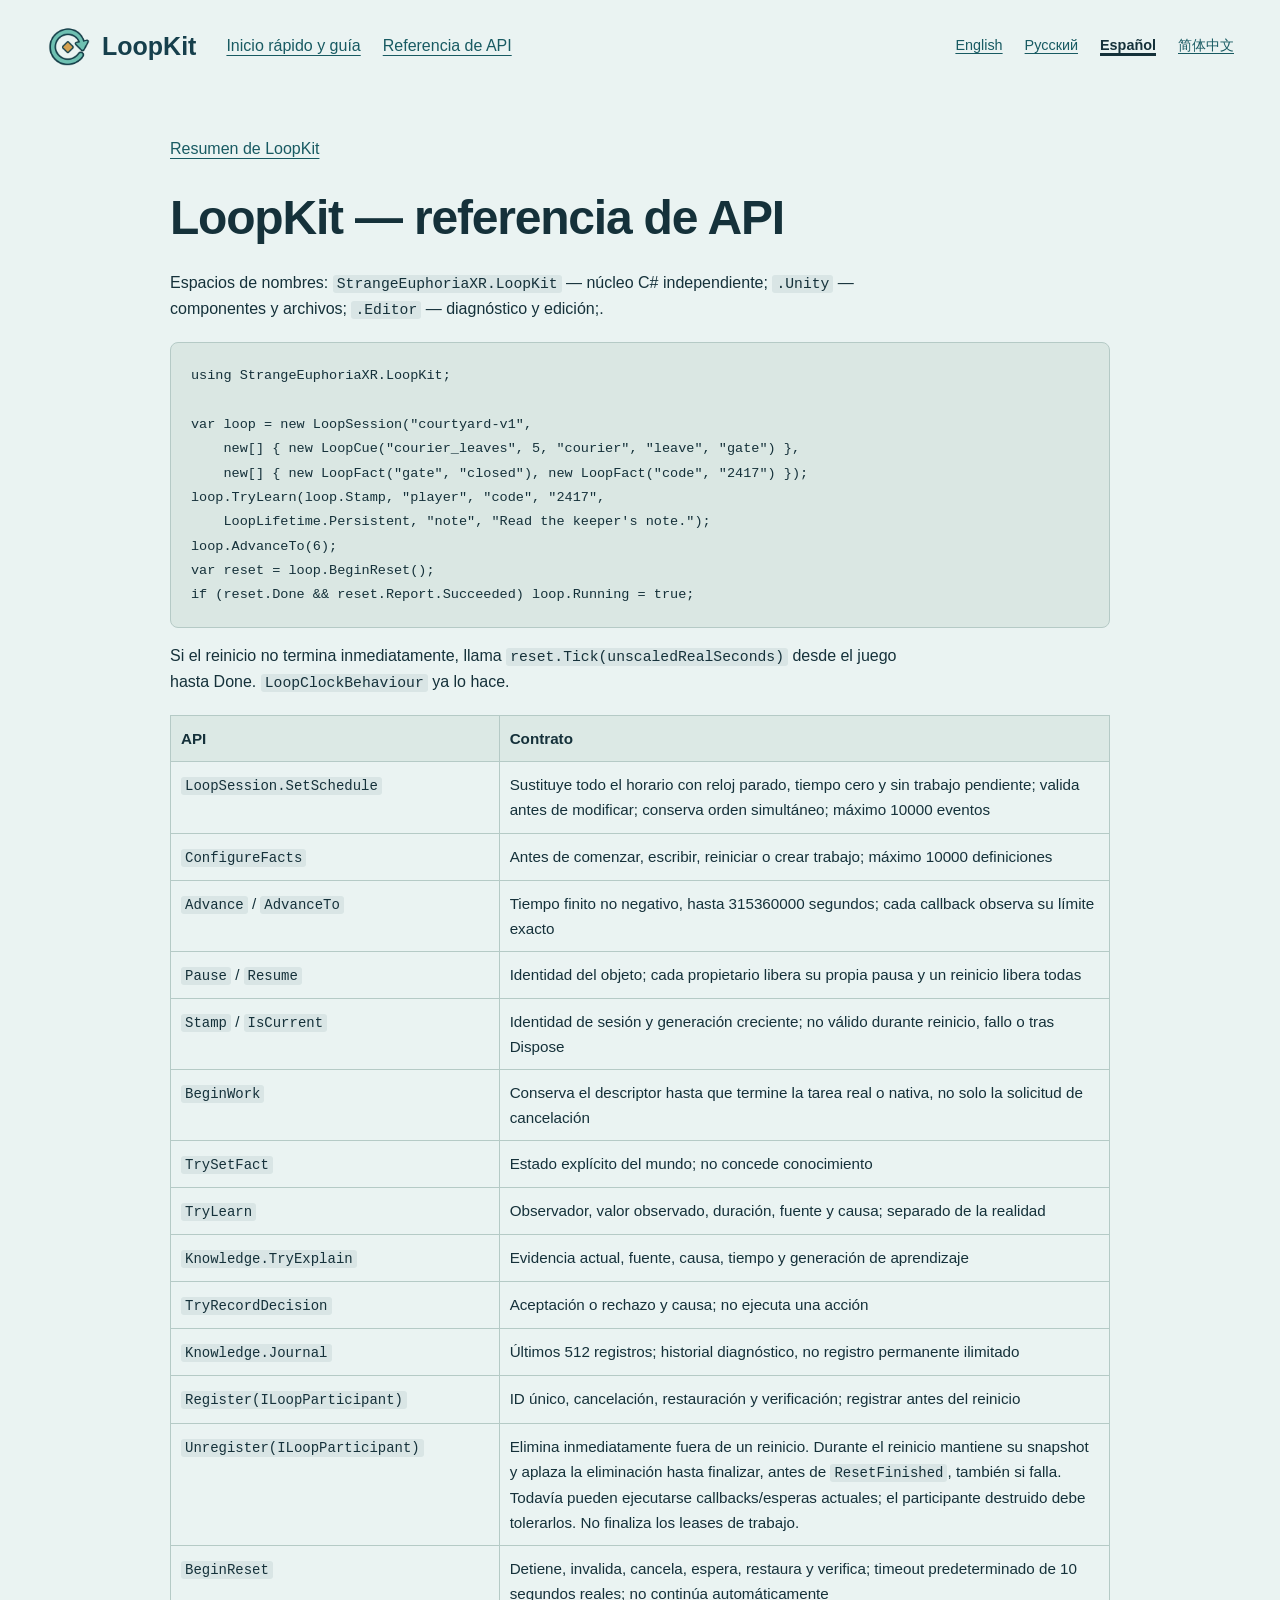
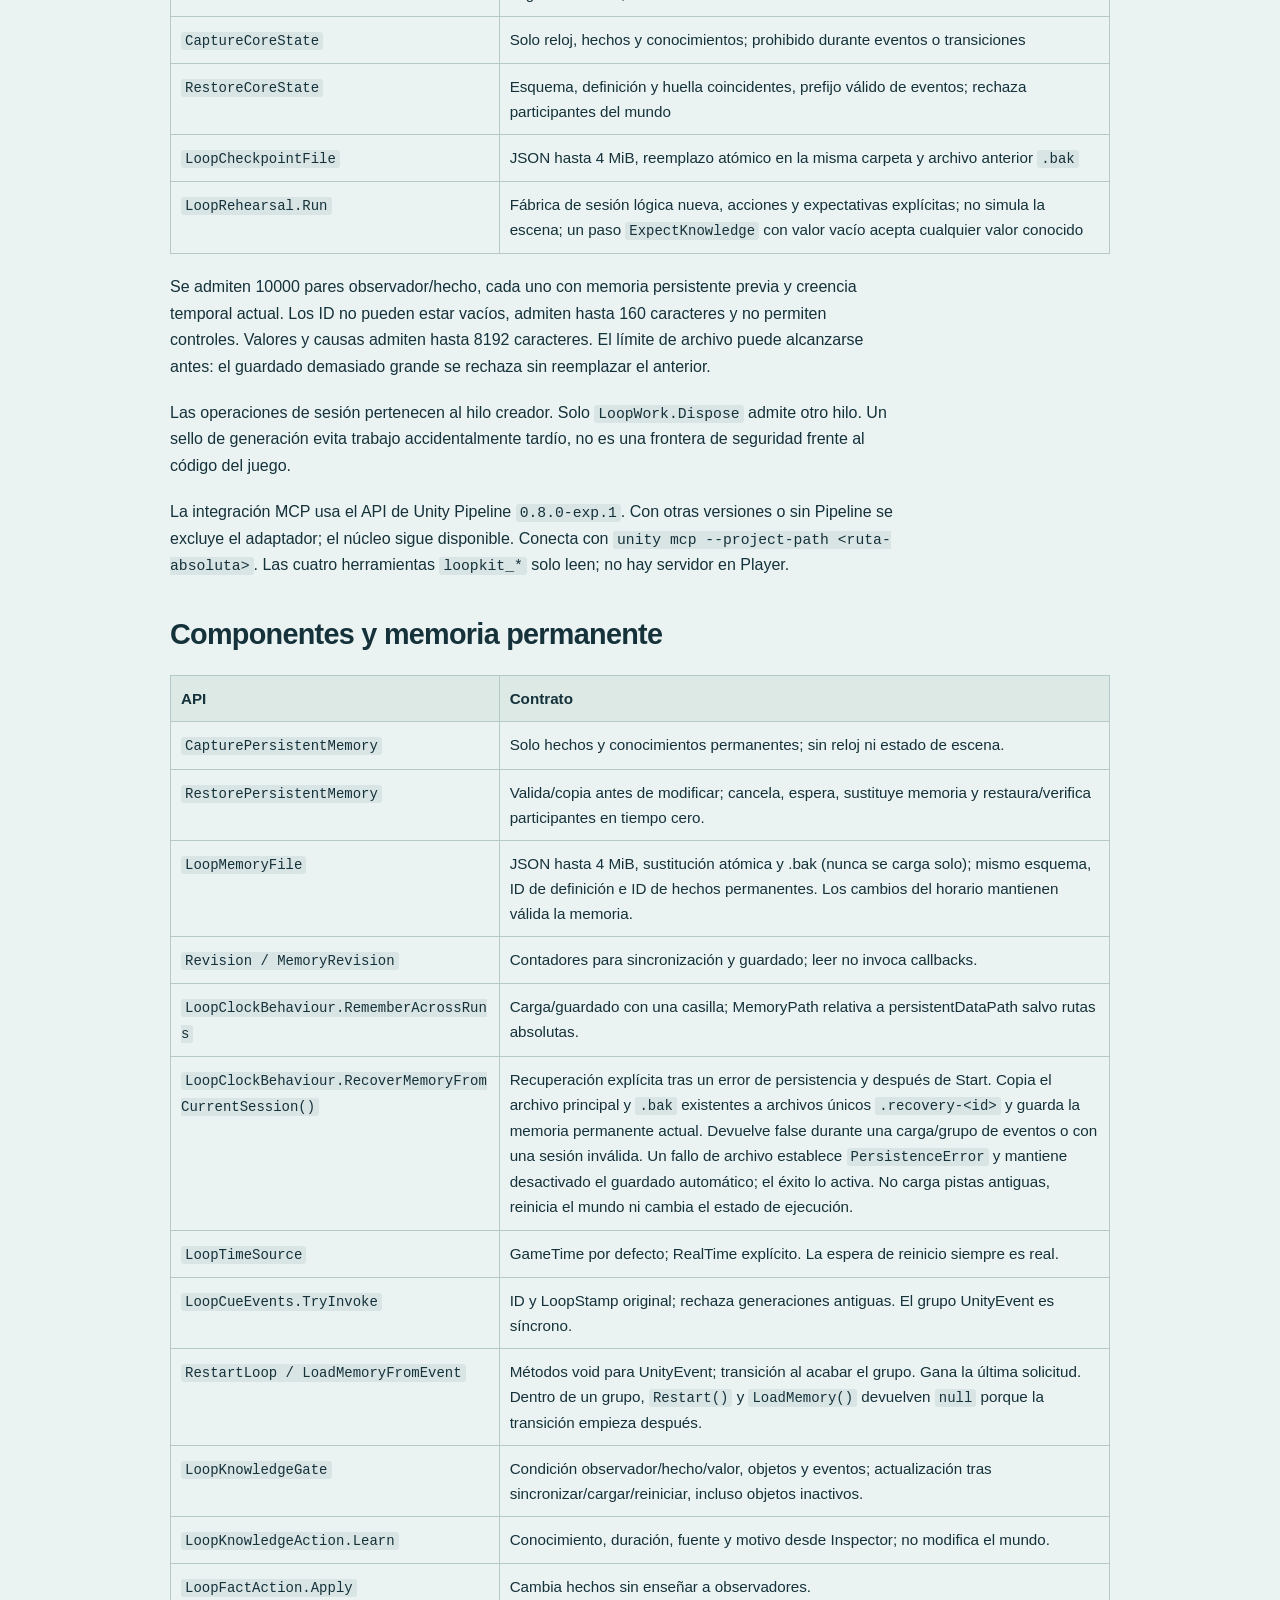
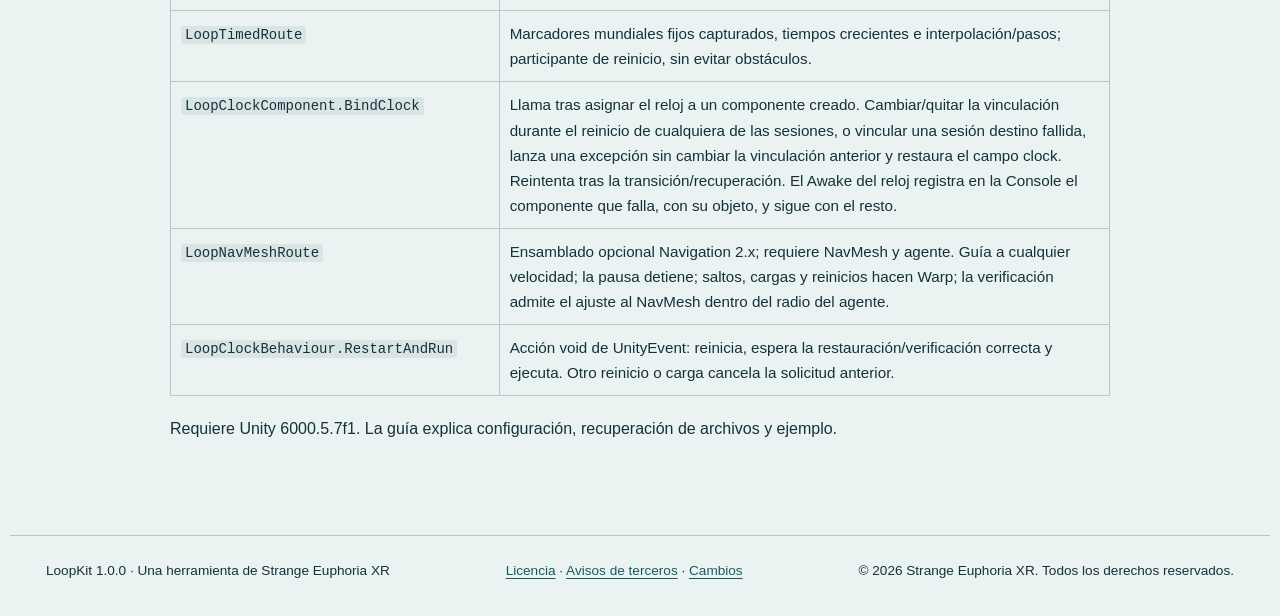
<file: docs/es/api.html>
<!doctype html>
<html lang="es"><head><meta charset="utf-8"><meta name="viewport" content="width=device-width, initial-scale=1"><meta name="description" content="Un kit de Unity para bucles temporales, horarios de NPC y conocimientos de personajes. Reinicia el mundo, recuerda una pista y explica por qué el próximo intento puede terminar de otra manera."><title>API de LoopKit | Strange Euphoria XR</title><link rel="icon" href="../assets/logo.png" type="image/png"><link rel="stylesheet" href="../assets/site.css?v=1.0.0"><script src="../assets/language.js" defer></script></head>
<body><a class="skip" href="#main">Ir al contenido</a><header><a class="brand" href="index.html"><img src="../assets/logo.png" width="44" height="44" alt=""><span>LoopKit</span></a><nav aria-label="Documentación"><a href="guide.html">Inicio rápido y guía</a><a href="api.html">Referencia de API</a></nav><nav class="languages" aria-label="Idioma de la documentación"><a href="../en/api.html" hreflang="en" lang="en" data-language="en">English</a><a href="../ru/api.html" hreflang="ru" lang="ru" data-language="ru">Русский</a><a href="../es/api.html" hreflang="es" lang="es" data-language="es" aria-current="page">Español</a><a href="../zh-Hans/api.html" hreflang="zh-Hans" lang="zh-Hans" data-language="zh-Hans">简体中文</a></nav></header><main id="main" tabindex="-1"><article class="document"><a class="back" href="index.html">Resumen de LoopKit</a><h1>LoopKit — referencia de API</h1>
<p>Espacios de nombres: <code>StrangeEuphoriaXR.LoopKit</code> — núcleo C# independiente; <code>.Unity</code> — componentes y archivos; <code>.Editor</code> — diagnóstico y edición;.</p>
<pre tabindex="0"><code class="language-csharp">using StrangeEuphoriaXR.LoopKit;

var loop = new LoopSession(&quot;courtyard-v1&quot;,
    new[] { new LoopCue(&quot;courier_leaves&quot;, 5, &quot;courier&quot;, &quot;leave&quot;, &quot;gate&quot;) },
    new[] { new LoopFact(&quot;gate&quot;, &quot;closed&quot;), new LoopFact(&quot;code&quot;, &quot;2417&quot;) });
loop.TryLearn(loop.Stamp, &quot;player&quot;, &quot;code&quot;, &quot;2417&quot;,
    LoopLifetime.Persistent, &quot;note&quot;, &quot;Read the keeper's note.&quot;);
loop.AdvanceTo(6);
var reset = loop.BeginReset();
if (reset.Done &amp;&amp; reset.Report.Succeeded) loop.Running = true;
</code></pre>
<p>Si el reinicio no termina inmediatamente, llama <code>reset.Tick(unscaledRealSeconds)</code> desde el juego hasta Done. <code>LoopClockBehaviour</code> ya lo hace.</p>
<div class="table-wrapper" tabindex="0" role="region" aria-label="API"><table>
<thead>
<tr>
<th>API</th>
<th>Contrato</th>
</tr>
</thead>
<tbody>
<tr>
<td><code>LoopSession.SetSchedule</code></td>
<td>Sustituye todo el horario con reloj parado, tiempo cero y sin trabajo pendiente; valida antes de modificar; conserva orden simultáneo; máximo 10000 eventos</td>
</tr>
<tr>
<td><code>ConfigureFacts</code></td>
<td>Antes de comenzar, escribir, reiniciar o crear trabajo; máximo 10000 definiciones</td>
</tr>
<tr>
<td><code>Advance</code> / <code>AdvanceTo</code></td>
<td>Tiempo finito no negativo, hasta 315360000 segundos; cada callback observa su límite exacto</td>
</tr>
<tr>
<td><code>Pause</code> / <code>Resume</code></td>
<td>Identidad del objeto; cada propietario libera su propia pausa y un reinicio libera todas</td>
</tr>
<tr>
<td><code>Stamp</code> / <code>IsCurrent</code></td>
<td>Identidad de sesión y generación creciente; no válido durante reinicio, fallo o tras Dispose</td>
</tr>
<tr>
<td><code>BeginWork</code></td>
<td>Conserva el descriptor hasta que termine la tarea real o nativa, no solo la solicitud de cancelación</td>
</tr>
<tr>
<td><code>TrySetFact</code></td>
<td>Estado explícito del mundo; no concede conocimiento</td>
</tr>
<tr>
<td><code>TryLearn</code></td>
<td>Observador, valor observado, duración, fuente y causa; separado de la realidad</td>
</tr>
<tr>
<td><code>Knowledge.TryExplain</code></td>
<td>Evidencia actual, fuente, causa, tiempo y generación de aprendizaje</td>
</tr>
<tr>
<td><code>TryRecordDecision</code></td>
<td>Aceptación o rechazo y causa; no ejecuta una acción</td>
</tr>
<tr>
<td><code>Knowledge.Journal</code></td>
<td>Últimos 512 registros; historial diagnóstico, no registro permanente ilimitado</td>
</tr>
<tr>
<td><code>Register(ILoopParticipant)</code></td>
<td>ID único, cancelación, restauración y verificación; registrar antes del reinicio</td>
</tr>
<tr>
<td><code>Unregister(ILoopParticipant)</code></td>
<td>Elimina inmediatamente fuera de un reinicio. Durante el reinicio mantiene su snapshot y aplaza la eliminación hasta finalizar, antes de <code>ResetFinished</code>, también si falla. Todavía pueden ejecutarse callbacks/esperas actuales; el participante destruido debe tolerarlos. No finaliza los leases de trabajo.</td>
</tr>
<tr>
<td><code>BeginReset</code></td>
<td>Detiene, invalida, cancela, espera, restaura y verifica; timeout predeterminado de 10 segundos reales; no continúa automáticamente</td>
</tr>
<tr>
<td><code>CaptureCoreState</code></td>
<td>Solo reloj, hechos y conocimientos; prohibido durante eventos o transiciones</td>
</tr>
<tr>
<td><code>RestoreCoreState</code></td>
<td>Esquema, definición y huella coincidentes, prefijo válido de eventos; rechaza participantes del mundo</td>
</tr>
<tr>
<td><code>LoopCheckpointFile</code></td>
<td>JSON hasta 4 MiB, reemplazo atómico en la misma carpeta y archivo anterior <code>.bak</code></td>
</tr>
<tr>
<td><code>LoopRehearsal.Run</code></td>
<td>Fábrica de sesión lógica nueva, acciones y expectativas explícitas; no simula la escena; un paso <code>ExpectKnowledge</code> con valor vacío acepta cualquier valor conocido</td>
</tr>
</tbody>
</table></div>
<p>Se admiten 10000 pares observador/hecho, cada uno con memoria persistente previa y creencia temporal actual. Los ID no pueden estar vacíos, admiten hasta 160 caracteres y no permiten controles. Valores y causas admiten hasta 8192 caracteres. El límite de archivo puede alcanzarse antes: el guardado demasiado grande se rechaza sin reemplazar el anterior.</p>
<p>Las operaciones de sesión pertenecen al hilo creador. Solo <code>LoopWork.Dispose</code> admite otro hilo. Un sello de generación evita trabajo accidentalmente tardío, no es una frontera de seguridad frente al código del juego.</p>
<p>La integración MCP usa el API de Unity Pipeline <code>0.8.0-exp.1</code>. Con otras versiones o sin Pipeline se excluye el adaptador; el núcleo sigue disponible. Conecta con <code>unity mcp --project-path &lt;ruta-absoluta&gt;</code>. Las cuatro herramientas <code>loopkit_*</code> solo leen; no hay servidor en Player.</p>
<h2>Componentes y memoria permanente</h2>
<div class="table-wrapper" tabindex="0" role="region" aria-label="API"><table>
<thead>
<tr>
<th>API</th>
<th>Contrato</th>
</tr>
</thead>
<tbody>
<tr>
<td><code>CapturePersistentMemory</code></td>
<td>Solo hechos y conocimientos permanentes; sin reloj ni estado de escena.</td>
</tr>
<tr>
<td><code>RestorePersistentMemory</code></td>
<td>Valida/copia antes de modificar; cancela, espera, sustituye memoria y restaura/verifica participantes en tiempo cero.</td>
</tr>
<tr>
<td><code>LoopMemoryFile</code></td>
<td>JSON hasta 4 MiB, sustitución atómica y .bak (nunca se carga solo); mismo esquema, ID de definición e ID de hechos permanentes. Los cambios del horario mantienen válida la memoria.</td>
</tr>
<tr>
<td><code>Revision / MemoryRevision</code></td>
<td>Contadores para sincronización y guardado; leer no invoca callbacks.</td>
</tr>
<tr>
<td><code>LoopClockBehaviour.RememberAcrossRuns</code></td>
<td>Carga/guardado con una casilla; MemoryPath relativa a persistentDataPath salvo rutas absolutas.</td>
</tr>
<tr>
<td><code>LoopClockBehaviour.RecoverMemoryFromCurrentSession()</code></td>
<td>Recuperación explícita tras un error de persistencia y después de Start. Copia el archivo principal y <code>.bak</code> existentes a archivos únicos <code>.recovery-&lt;id&gt;</code> y guarda la memoria permanente actual. Devuelve false durante una carga/grupo de eventos o con una sesión inválida. Un fallo de archivo establece <code>PersistenceError</code> y mantiene desactivado el guardado automático; el éxito lo activa. No carga pistas antiguas, reinicia el mundo ni cambia el estado de ejecución.</td>
</tr>
<tr>
<td><code>LoopTimeSource</code></td>
<td>GameTime por defecto; RealTime explícito. La espera de reinicio siempre es real.</td>
</tr>
<tr>
<td><code>LoopCueEvents.TryInvoke</code></td>
<td>ID y LoopStamp original; rechaza generaciones antiguas. El grupo UnityEvent es síncrono.</td>
</tr>
<tr>
<td><code>RestartLoop / LoadMemoryFromEvent</code></td>
<td>Métodos void para UnityEvent; transición al acabar el grupo. Gana la última solicitud. Dentro de un grupo, <code>Restart()</code> y <code>LoadMemory()</code> devuelven <code>null</code> porque la transición empieza después.</td>
</tr>
<tr>
<td><code>LoopKnowledgeGate</code></td>
<td>Condición observador/hecho/valor, objetos y eventos; actualización tras sincronizar/cargar/reiniciar, incluso objetos inactivos.</td>
</tr>
<tr>
<td><code>LoopKnowledgeAction.Learn</code></td>
<td>Conocimiento, duración, fuente y motivo desde Inspector; no modifica el mundo.</td>
</tr>
<tr>
<td><code>LoopFactAction.Apply</code></td>
<td>Cambia hechos sin enseñar a observadores.</td>
</tr>
<tr>
<td><code>LoopTimedRoute</code></td>
<td>Marcadores mundiales fijos capturados, tiempos crecientes e interpolación/pasos; participante de reinicio, sin evitar obstáculos.</td>
</tr>
<tr>
<td><code>LoopClockComponent.BindClock</code></td>
<td>Llama tras asignar el reloj a un componente creado. Cambiar/quitar la vinculación durante el reinicio de cualquiera de las sesiones, o vincular una sesión destino fallida, lanza una excepción sin cambiar la vinculación anterior y restaura el campo clock. Reintenta tras la transición/recuperación. El Awake del reloj registra en la Console el componente que falla, con su objeto, y sigue con el resto.</td>
</tr>
<tr>
<td><code>LoopNavMeshRoute</code></td>
<td>Ensamblado opcional Navigation 2.x; requiere NavMesh y agente. Guía a cualquier velocidad; la pausa detiene; saltos, cargas y reinicios hacen Warp; la verificación admite el ajuste al NavMesh dentro del radio del agente.</td>
</tr>
<tr>
<td><code>LoopClockBehaviour.RestartAndRun</code></td>
<td>Acción void de UnityEvent: reinicia, espera la restauración/verificación correcta y ejecuta. Otro reinicio o carga cancela la solicitud anterior.</td>
</tr>
</tbody>
</table></div>
<p>Requiere Unity 6000.5.7f1. La guía explica configuración, recuperación de archivos y ejemplo.</p></article></main><footer><span>LoopKit 1.0.0 · Una herramienta de Strange Euphoria XR</span><span><a href="../assets/LICENSE.txt">Licencia</a> · <a href="../assets/Third-Party-Notices.txt">Avisos de terceros</a> · <a href="../assets/CHANGELOG.txt">Cambios</a></span><span>© 2026 Strange Euphoria XR. Todos los derechos reservados.</span></footer></body></html>
</file>
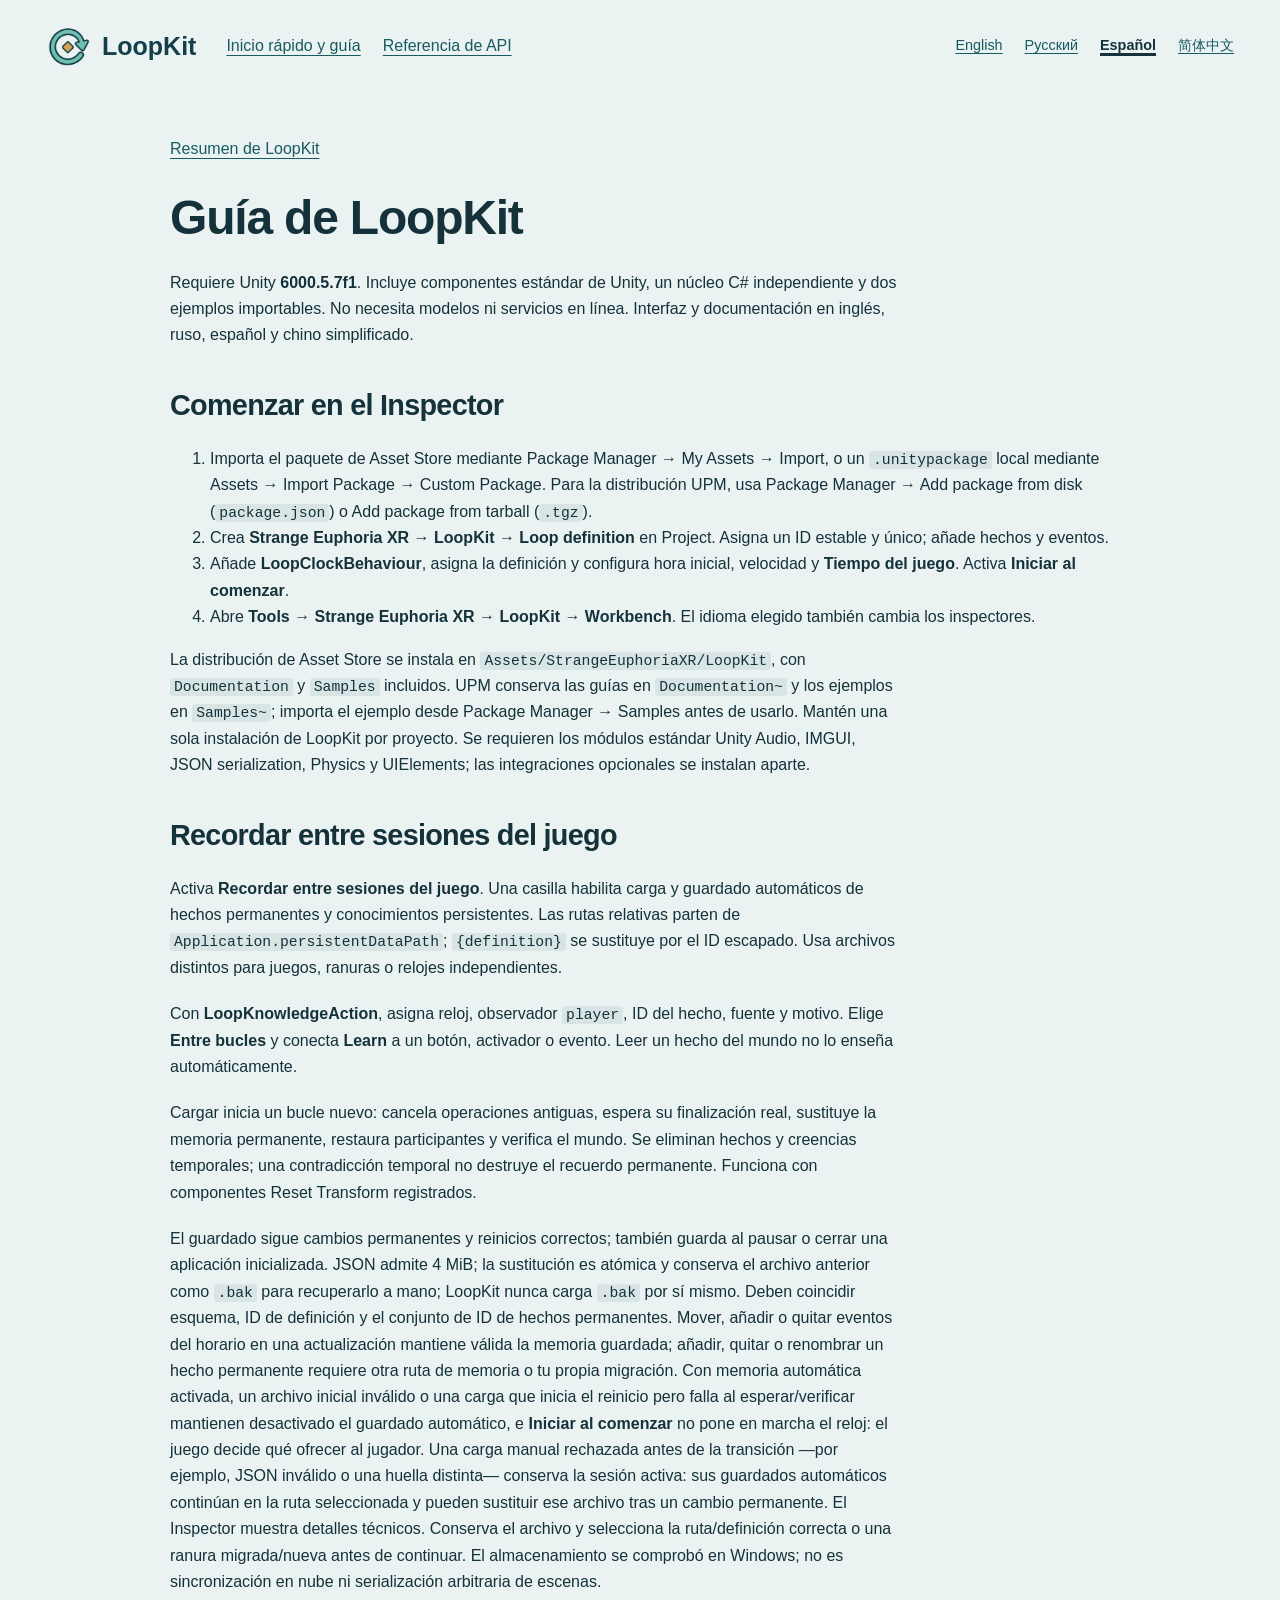
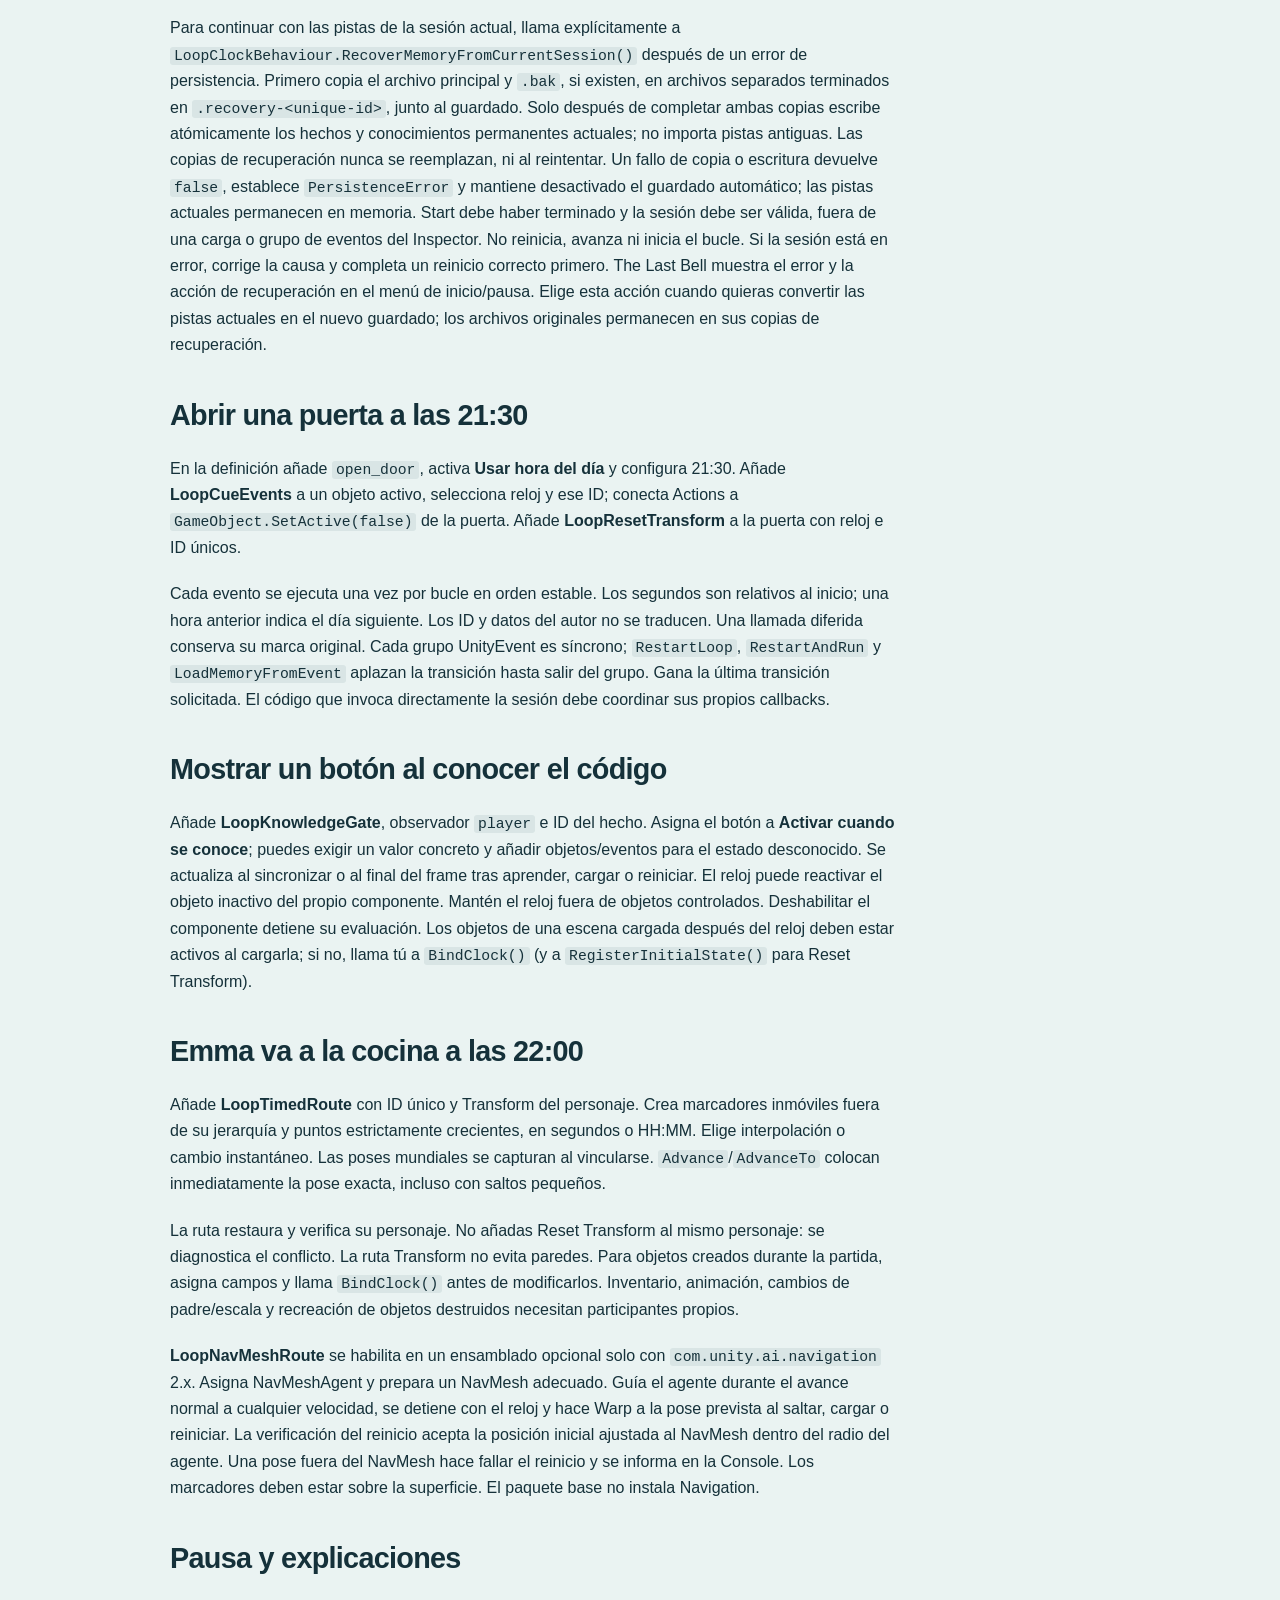
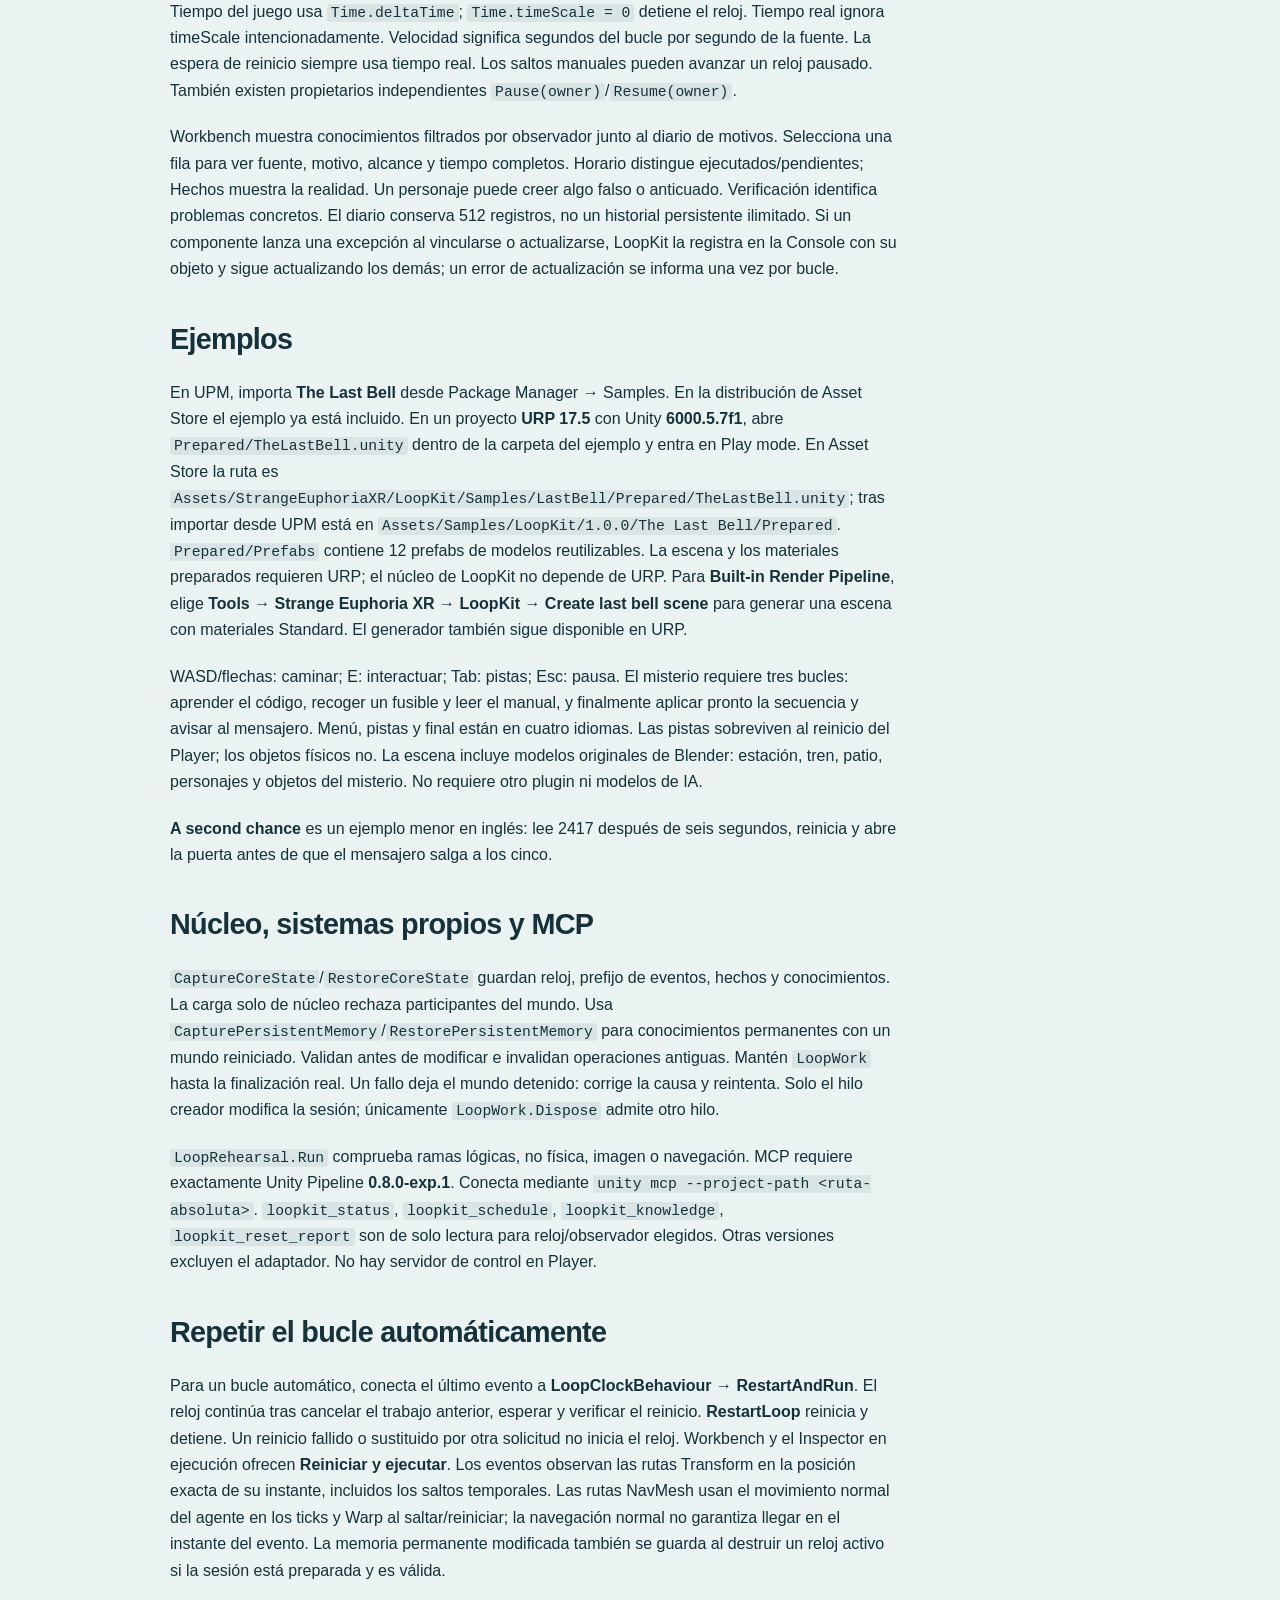
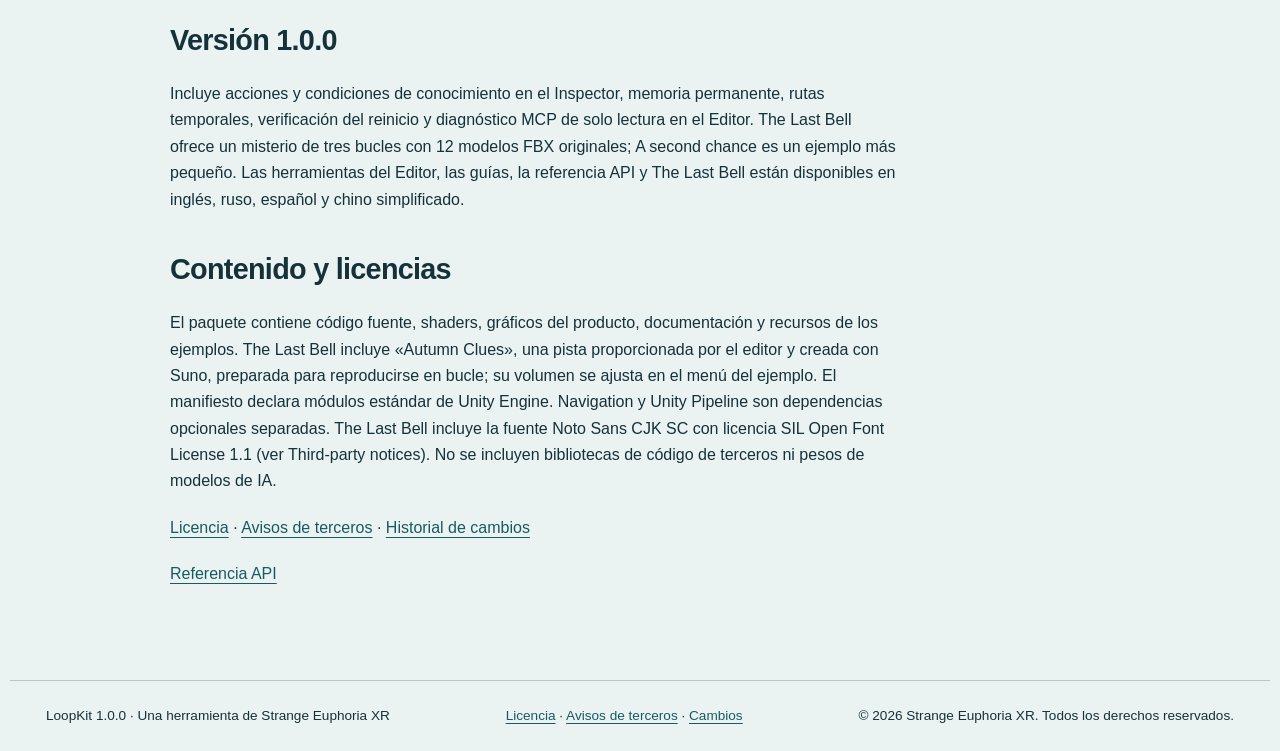
<file: docs/es/guide.html>
<!doctype html>
<html lang="es"><head><meta charset="utf-8"><meta name="viewport" content="width=device-width, initial-scale=1"><meta name="description" content="Un kit de Unity para bucles temporales, horarios de NPC y conocimientos de personajes. Reinicia el mundo, recuerda una pista y explica por qué el próximo intento puede terminar de otra manera."><title>Guía de LoopKit | Strange Euphoria XR</title><link rel="icon" href="../assets/logo.png" type="image/png"><link rel="stylesheet" href="../assets/site.css?v=1.0.0"><script src="../assets/language.js" defer></script></head>
<body><a class="skip" href="#main">Ir al contenido</a><header><a class="brand" href="index.html"><img src="../assets/logo.png" width="44" height="44" alt=""><span>LoopKit</span></a><nav aria-label="Documentación"><a href="guide.html">Inicio rápido y guía</a><a href="api.html">Referencia de API</a></nav><nav class="languages" aria-label="Idioma de la documentación"><a href="../en/guide.html" hreflang="en" lang="en" data-language="en">English</a><a href="../ru/guide.html" hreflang="ru" lang="ru" data-language="ru">Русский</a><a href="../es/guide.html" hreflang="es" lang="es" data-language="es" aria-current="page">Español</a><a href="../zh-Hans/guide.html" hreflang="zh-Hans" lang="zh-Hans" data-language="zh-Hans">简体中文</a></nav></header><main id="main" tabindex="-1"><article class="document"><a class="back" href="index.html">Resumen de LoopKit</a><h1>Guía de LoopKit</h1>
<p>Requiere Unity <strong>6000.5.7f1</strong>. Incluye componentes estándar de Unity, un núcleo C# independiente y dos ejemplos importables. No necesita modelos ni servicios en línea. Interfaz y documentación en inglés, ruso, español y chino simplificado.</p>
<h2>Comenzar en el Inspector</h2>
<ol>
<li>Importa el paquete de Asset Store mediante Package Manager → My Assets → Import, o un <code>.unitypackage</code> local mediante Assets → Import Package → Custom Package. Para la distribución UPM, usa Package Manager → Add package from disk (<code>package.json</code>) o Add package from tarball (<code>.tgz</code>).</li>
<li>Crea <strong>Strange Euphoria XR → LoopKit → Loop definition</strong> en Project. Asigna un ID estable y único; añade hechos y eventos.</li>
<li>Añade <strong>LoopClockBehaviour</strong>, asigna la definición y configura hora inicial, velocidad y <strong>Tiempo del juego</strong>. Activa <strong>Iniciar al comenzar</strong>.</li>
<li>Abre <strong>Tools → Strange Euphoria XR → LoopKit → Workbench</strong>. El idioma elegido también cambia los inspectores.</li>
</ol>
<p>La distribución de Asset Store se instala en <code>Assets/StrangeEuphoriaXR/LoopKit</code>, con <code>Documentation</code> y <code>Samples</code> incluidos. UPM conserva las guías en <code>Documentation~</code> y los ejemplos en <code>Samples~</code>; importa el ejemplo desde Package Manager → Samples antes de usarlo. Mantén una sola instalación de LoopKit por proyecto. Se requieren los módulos estándar Unity Audio, IMGUI, JSON serialization, Physics y UIElements; las integraciones opcionales se instalan aparte.</p>
<h2>Recordar entre sesiones del juego</h2>
<p>Activa <strong>Recordar entre sesiones del juego</strong>. Una casilla habilita carga y guardado automáticos de hechos permanentes y conocimientos persistentes. Las rutas relativas parten de <code>Application.persistentDataPath</code>; <code>{definition}</code> se sustituye por el ID escapado. Usa archivos distintos para juegos, ranuras o relojes independientes.</p>
<p>Con <strong>LoopKnowledgeAction</strong>, asigna reloj, observador <code>player</code>, ID del hecho, fuente y motivo. Elige <strong>Entre bucles</strong> y conecta <strong>Learn</strong> a un botón, activador o evento. Leer un hecho del mundo no lo enseña automáticamente.</p>
<p>Cargar inicia un bucle nuevo: cancela operaciones antiguas, espera su finalización real, sustituye la memoria permanente, restaura participantes y verifica el mundo. Se eliminan hechos y creencias temporales; una contradicción temporal no destruye el recuerdo permanente. Funciona con componentes Reset Transform registrados.</p>
<p>El guardado sigue cambios permanentes y reinicios correctos; también guarda al pausar o cerrar una aplicación inicializada. JSON admite 4 MiB; la sustitución es atómica y conserva el archivo anterior como <code>.bak</code> para recuperarlo a mano; LoopKit nunca carga <code>.bak</code> por sí mismo. Deben coincidir esquema, ID de definición y el conjunto de ID de hechos permanentes. Mover, añadir o quitar eventos del horario en una actualización mantiene válida la memoria guardada; añadir, quitar o renombrar un hecho permanente requiere otra ruta de memoria o tu propia migración. Con memoria automática activada, un archivo inicial inválido o una carga que inicia el reinicio pero falla al esperar/verificar mantienen desactivado el guardado automático, e <strong>Iniciar al comenzar</strong> no pone en marcha el reloj: el juego decide qué ofrecer al jugador. Una carga manual rechazada antes de la transición —por ejemplo, JSON inválido o una huella distinta— conserva la sesión activa: sus guardados automáticos continúan en la ruta seleccionada y pueden sustituir ese archivo tras un cambio permanente. El Inspector muestra detalles técnicos. Conserva el archivo y selecciona la ruta/definición correcta o una ranura migrada/nueva antes de continuar. El almacenamiento se comprobó en Windows; no es sincronización en nube ni serialización arbitraria de escenas.</p>
<p>Para continuar con las pistas de la sesión actual, llama explícitamente a <code>LoopClockBehaviour.RecoverMemoryFromCurrentSession()</code> después de un error de persistencia. Primero copia el archivo principal y <code>.bak</code>, si existen, en archivos separados terminados en <code>.recovery-&lt;unique-id&gt;</code>, junto al guardado. Solo después de completar ambas copias escribe atómicamente los hechos y conocimientos permanentes actuales; no importa pistas antiguas. Las copias de recuperación nunca se reemplazan, ni al reintentar. Un fallo de copia o escritura devuelve <code>false</code>, establece <code>PersistenceError</code> y mantiene desactivado el guardado automático; las pistas actuales permanecen en memoria. Start debe haber terminado y la sesión debe ser válida, fuera de una carga o grupo de eventos del Inspector. No reinicia, avanza ni inicia el bucle. Si la sesión está en error, corrige la causa y completa un reinicio correcto primero. The Last Bell muestra el error y la acción de recuperación en el menú de inicio/pausa. Elige esta acción cuando quieras convertir las pistas actuales en el nuevo guardado; los archivos originales permanecen en sus copias de recuperación.</p>
<h2>Abrir una puerta a las 21:30</h2>
<p>En la definición añade <code>open_door</code>, activa <strong>Usar hora del día</strong> y configura 21:30. Añade <strong>LoopCueEvents</strong> a un objeto activo, selecciona reloj y ese ID; conecta Actions a <code>GameObject.SetActive(false)</code> de la puerta. Añade <strong>LoopResetTransform</strong> a la puerta con reloj e ID únicos.</p>
<p>Cada evento se ejecuta una vez por bucle en orden estable. Los segundos son relativos al inicio; una hora anterior indica el día siguiente. Los ID y datos del autor no se traducen. Una llamada diferida conserva su marca original. Cada grupo UnityEvent es síncrono; <code>RestartLoop</code>, <code>RestartAndRun</code> y <code>LoadMemoryFromEvent</code> aplazan la transición hasta salir del grupo. Gana la última transición solicitada. El código que invoca directamente la sesión debe coordinar sus propios callbacks.</p>
<h2>Mostrar un botón al conocer el código</h2>
<p>Añade <strong>LoopKnowledgeGate</strong>, observador <code>player</code> e ID del hecho. Asigna el botón a <strong>Activar cuando se conoce</strong>; puedes exigir un valor concreto y añadir objetos/eventos para el estado desconocido. Se actualiza al sincronizar o al final del frame tras aprender, cargar o reiniciar. El reloj puede reactivar el objeto inactivo del propio componente. Mantén el reloj fuera de objetos controlados. Deshabilitar el componente detiene su evaluación. Los objetos de una escena cargada después del reloj deben estar activos al cargarla; si no, llama tú a <code>BindClock()</code> (y a <code>RegisterInitialState()</code> para Reset Transform).</p>
<h2>Emma va a la cocina a las 22:00</h2>
<p>Añade <strong>LoopTimedRoute</strong> con ID único y Transform del personaje. Crea marcadores inmóviles fuera de su jerarquía y puntos estrictamente crecientes, en segundos o HH:MM. Elige interpolación o cambio instantáneo. Las poses mundiales se capturan al vincularse. <code>Advance</code>/<code>AdvanceTo</code> colocan inmediatamente la pose exacta, incluso con saltos pequeños.</p>
<p>La ruta restaura y verifica su personaje. No añadas Reset Transform al mismo personaje: se diagnostica el conflicto. La ruta Transform no evita paredes. Para objetos creados durante la partida, asigna campos y llama <code>BindClock()</code> antes de modificarlos. Inventario, animación, cambios de padre/escala y recreación de objetos destruidos necesitan participantes propios.</p>
<p><strong>LoopNavMeshRoute</strong> se habilita en un ensamblado opcional solo con <code>com.unity.ai.navigation</code> 2.x. Asigna NavMeshAgent y prepara un NavMesh adecuado. Guía el agente durante el avance normal a cualquier velocidad, se detiene con el reloj y hace Warp a la pose prevista al saltar, cargar o reiniciar. La verificación del reinicio acepta la posición inicial ajustada al NavMesh dentro del radio del agente. Una pose fuera del NavMesh hace fallar el reinicio y se informa en la Console. Los marcadores deben estar sobre la superficie. El paquete base no instala Navigation.</p>
<h2>Pausa y explicaciones</h2>
<p>Tiempo del juego usa <code>Time.deltaTime</code>; <code>Time.timeScale = 0</code> detiene el reloj. Tiempo real ignora timeScale intencionadamente. Velocidad significa segundos del bucle por segundo de la fuente. La espera de reinicio siempre usa tiempo real. Los saltos manuales pueden avanzar un reloj pausado. También existen propietarios independientes <code>Pause(owner)</code>/<code>Resume(owner)</code>.</p>
<p>Workbench muestra conocimientos filtrados por observador junto al diario de motivos. Selecciona una fila para ver fuente, motivo, alcance y tiempo completos. Horario distingue ejecutados/pendientes; Hechos muestra la realidad. Un personaje puede creer algo falso o anticuado. Verificación identifica problemas concretos. El diario conserva 512 registros, no un historial persistente ilimitado. Si un componente lanza una excepción al vincularse o actualizarse, LoopKit la registra en la Console con su objeto y sigue actualizando los demás; un error de actualización se informa una vez por bucle.</p>
<h2>Ejemplos</h2>
<p>En UPM, importa <strong>The Last Bell</strong> desde Package Manager → Samples. En la distribución de Asset Store el ejemplo ya está incluido. En un proyecto <strong>URP 17.5</strong> con Unity <strong>6000.5.7f1</strong>, abre <code>Prepared/TheLastBell.unity</code> dentro de la carpeta del ejemplo y entra en Play mode. En Asset Store la ruta es <code>Assets/StrangeEuphoriaXR/LoopKit/Samples/LastBell/Prepared/TheLastBell.unity</code>; tras importar desde UPM está en <code>Assets/Samples/LoopKit/1.0.0/The Last Bell/Prepared</code>. <code>Prepared/Prefabs</code> contiene 12 prefabs de modelos reutilizables. La escena y los materiales preparados requieren URP; el núcleo de LoopKit no depende de URP. Para <strong>Built-in Render Pipeline</strong>, elige <strong>Tools → Strange Euphoria XR → LoopKit → Create last bell scene</strong> para generar una escena con materiales Standard. El generador también sigue disponible en URP.</p>
<p>WASD/flechas: caminar; E: interactuar; Tab: pistas; Esc: pausa. El misterio requiere tres bucles: aprender el código, recoger un fusible y leer el manual, y finalmente aplicar pronto la secuencia y avisar al mensajero. Menú, pistas y final están en cuatro idiomas. Las pistas sobreviven al reinicio del Player; los objetos físicos no. La escena incluye modelos originales de Blender: estación, tren, patio, personajes y objetos del misterio. No requiere otro plugin ni modelos de IA.</p>
<p><strong>A second chance</strong> es un ejemplo menor en inglés: lee 2417 después de seis segundos, reinicia y abre la puerta antes de que el mensajero salga a los cinco.</p>
<h2>Núcleo, sistemas propios y MCP</h2>
<p><code>CaptureCoreState</code>/<code>RestoreCoreState</code> guardan reloj, prefijo de eventos, hechos y conocimientos. La carga solo de núcleo rechaza participantes del mundo. Usa <code>CapturePersistentMemory</code>/<code>RestorePersistentMemory</code> para conocimientos permanentes con un mundo reiniciado. Validan antes de modificar e invalidan operaciones antiguas. Mantén <code>LoopWork</code> hasta la finalización real. Un fallo deja el mundo detenido: corrige la causa y reintenta. Solo el hilo creador modifica la sesión; únicamente <code>LoopWork.Dispose</code> admite otro hilo.</p>
<p><code>LoopRehearsal.Run</code> comprueba ramas lógicas, no física, imagen o navegación. MCP requiere exactamente Unity Pipeline <strong>0.8.0-exp.1</strong>. Conecta mediante <code>unity mcp --project-path &lt;ruta-absoluta&gt;</code>. <code>loopkit_status</code>, <code>loopkit_schedule</code>, <code>loopkit_knowledge</code>, <code>loopkit_reset_report</code> son de solo lectura para reloj/observador elegidos. Otras versiones excluyen el adaptador. No hay servidor de control en Player.</p>
<h2>Repetir el bucle automáticamente</h2>
<p>Para un bucle automático, conecta el último evento a <strong>LoopClockBehaviour → RestartAndRun</strong>. El reloj continúa tras cancelar el trabajo anterior, esperar y verificar el reinicio. <strong>RestartLoop</strong> reinicia y detiene. Un reinicio fallido o sustituido por otra solicitud no inicia el reloj. Workbench y el Inspector en ejecución ofrecen <strong>Reiniciar y ejecutar</strong>. Los eventos observan las rutas Transform en la posición exacta de su instante, incluidos los saltos temporales. Las rutas NavMesh usan el movimiento normal del agente en los ticks y Warp al saltar/reiniciar; la navegación normal no garantiza llegar en el instante del evento. La memoria permanente modificada también se guarda al destruir un reloj activo si la sesión está preparada y es válida.</p>
<h2>Versión 1.0.0</h2>
<p>Incluye acciones y condiciones de conocimiento en el Inspector, memoria permanente, rutas temporales, verificación del reinicio y diagnóstico MCP de solo lectura en el Editor. The Last Bell ofrece un misterio de tres bucles con 12 modelos FBX originales; A second chance es un ejemplo más pequeño. Las herramientas del Editor, las guías, la referencia API y The Last Bell están disponibles en inglés, ruso, español y chino simplificado.</p>
<h2>Contenido y licencias</h2>
<p>El paquete contiene código fuente, shaders, gráficos del producto, documentación y recursos de los ejemplos. The Last Bell incluye «Autumn Clues», una pista proporcionada por el editor y creada con Suno, preparada para reproducirse en bucle; su volumen se ajusta en el menú del ejemplo. El manifiesto declara módulos estándar de Unity Engine. Navigation y Unity Pipeline son dependencias opcionales separadas. The Last Bell incluye la fuente Noto Sans CJK SC con licencia SIL Open Font License 1.1 (ver Third-party notices). No se incluyen bibliotecas de código de terceros ni pesos de modelos de IA.</p>
<p><a href="../assets/LICENSE.txt">Licencia</a> · <a href="../assets/Third-Party-Notices.txt">Avisos de terceros</a> · <a href="../assets/CHANGELOG.txt">Historial de cambios</a></p>
<p><a href="api.html">Referencia API</a></p></article></main><footer><span>LoopKit 1.0.0 · Una herramienta de Strange Euphoria XR</span><span><a href="../assets/LICENSE.txt">Licencia</a> · <a href="../assets/Third-Party-Notices.txt">Avisos de terceros</a> · <a href="../assets/CHANGELOG.txt">Cambios</a></span><span>© 2026 Strange Euphoria XR. Todos los derechos reservados.</span></footer></body></html>
</file>
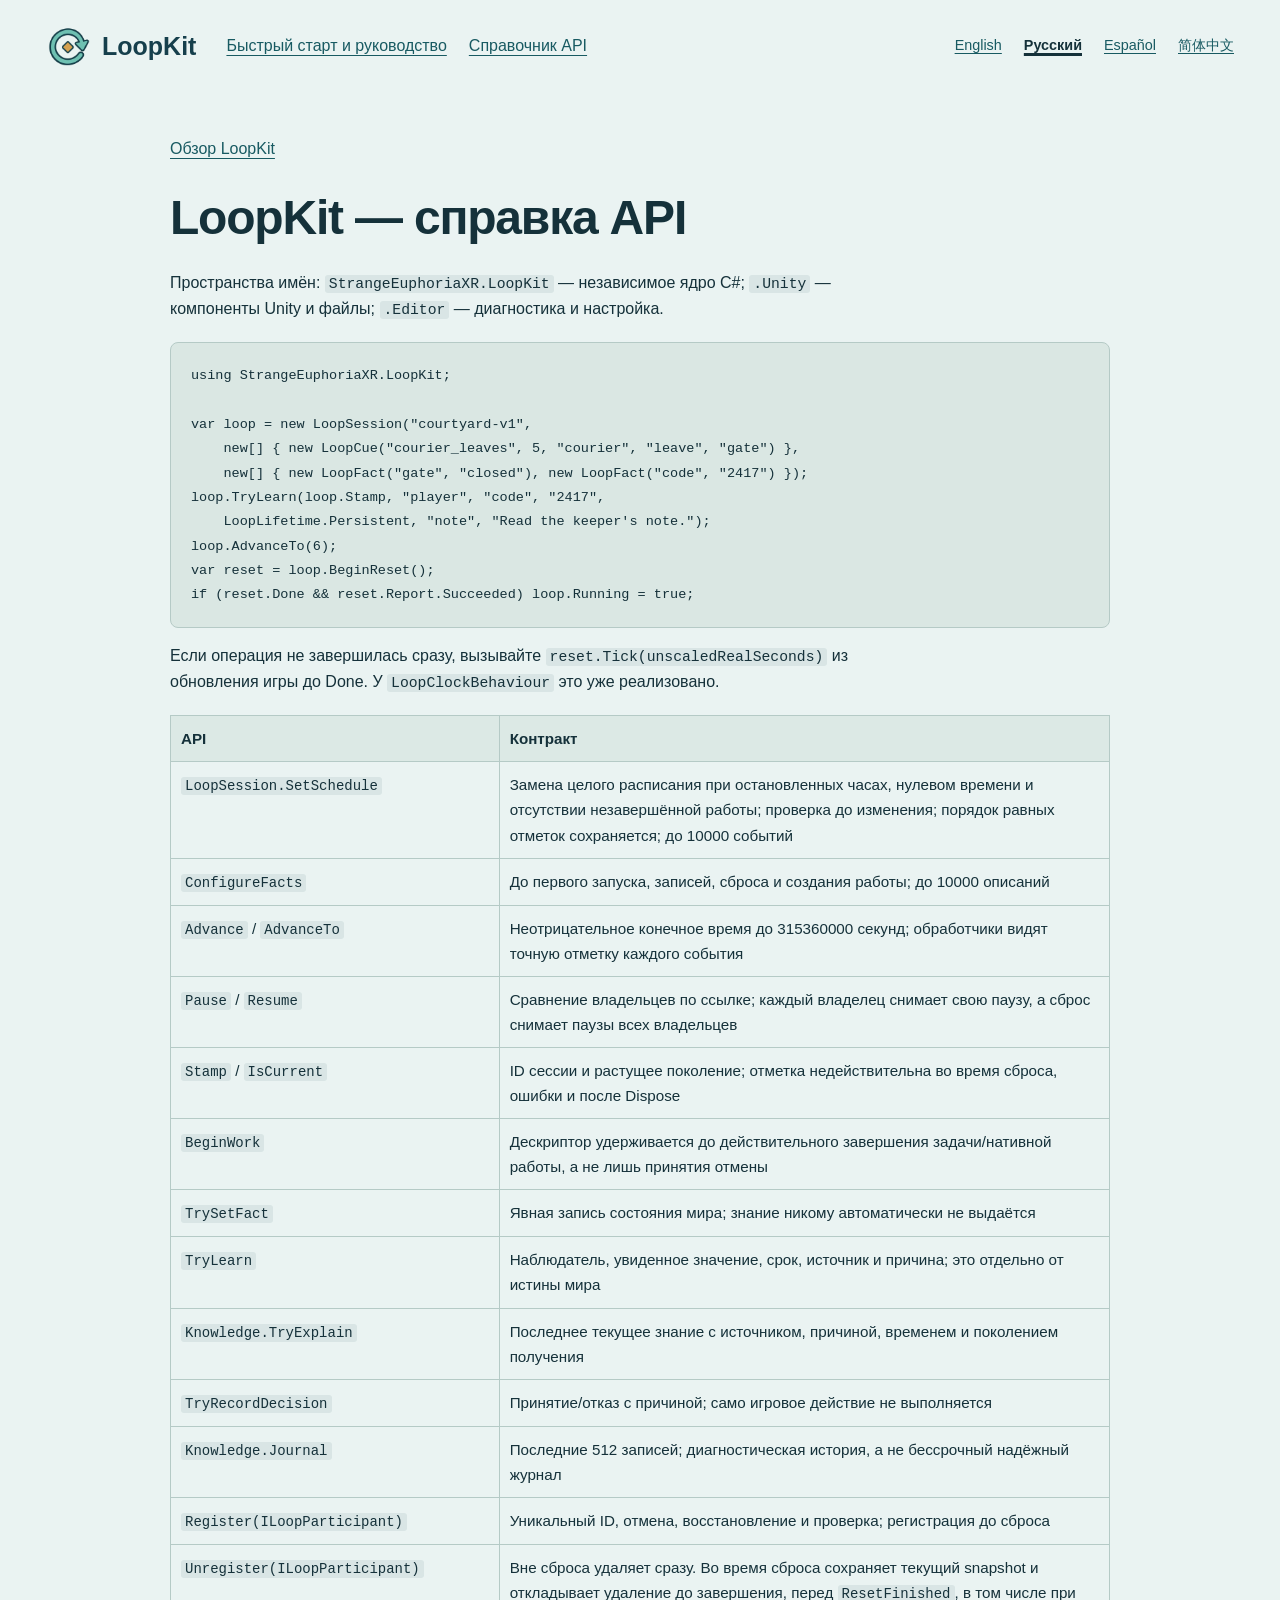
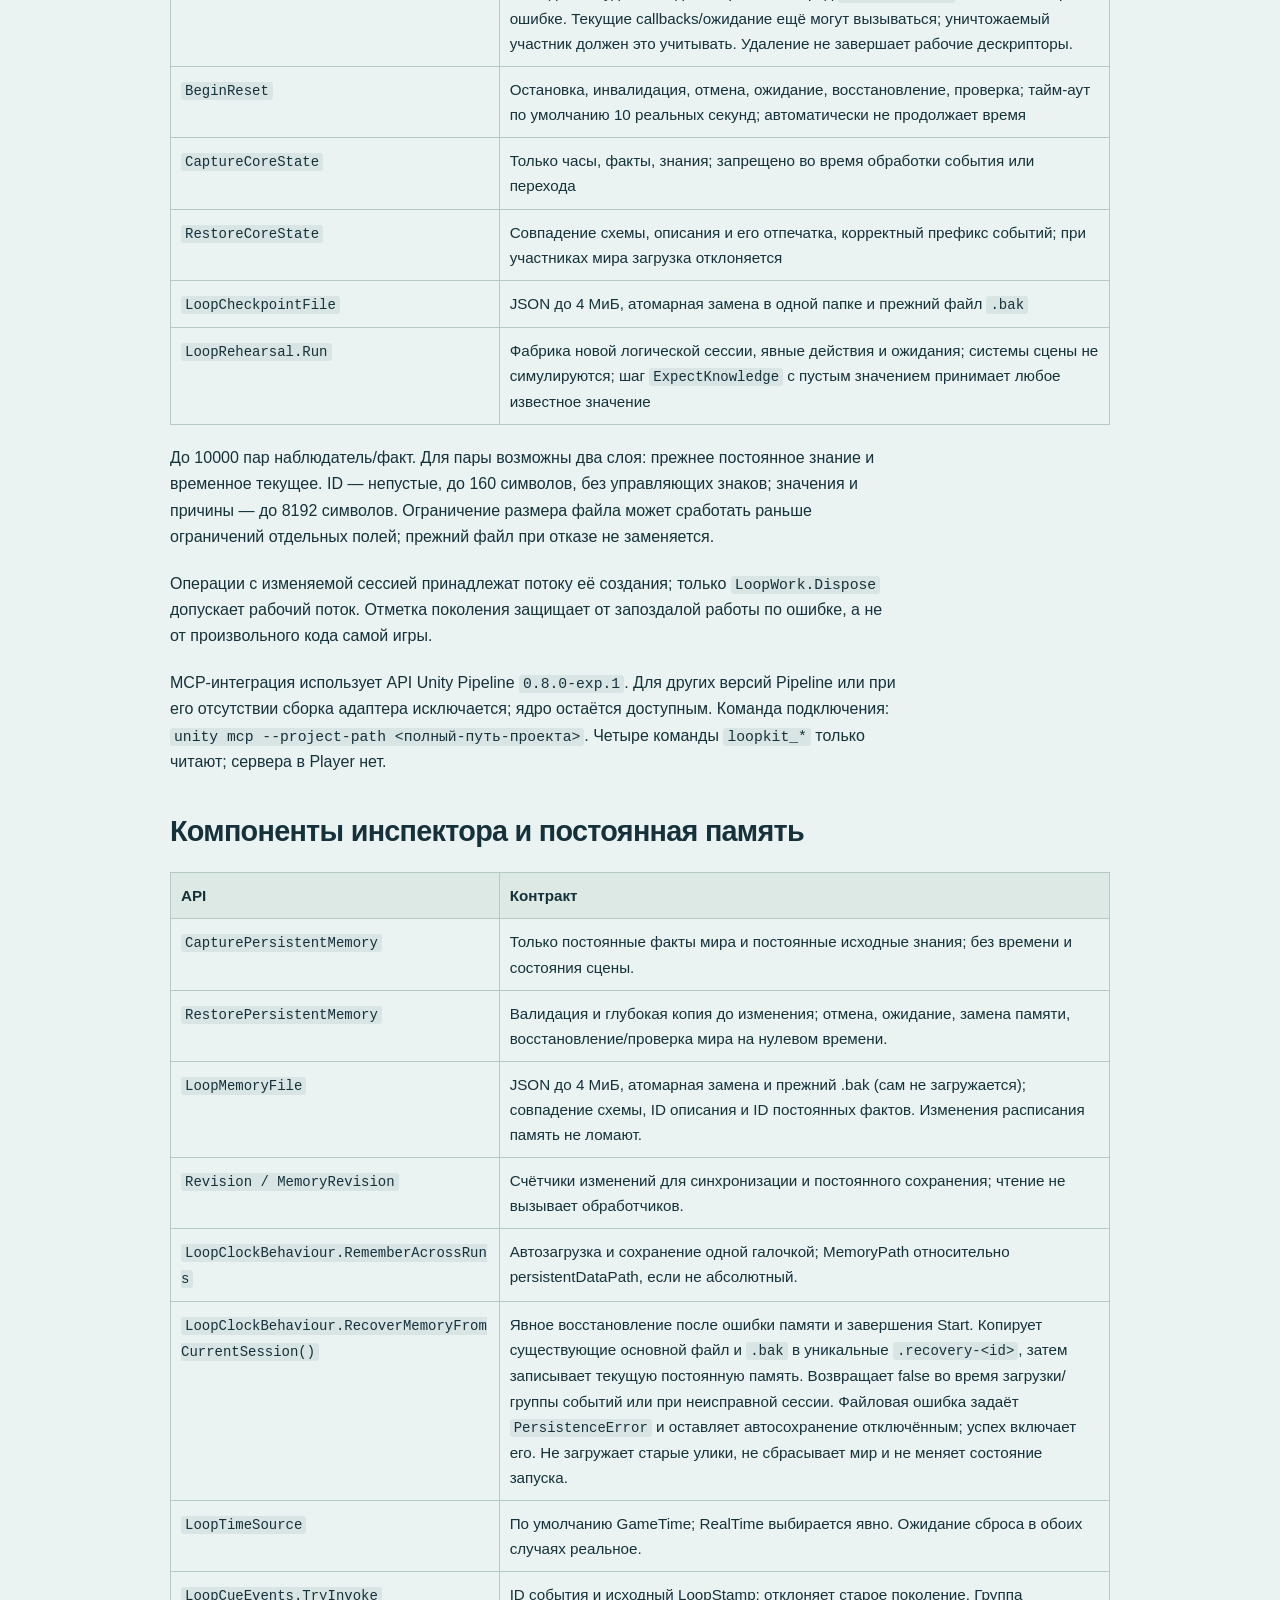
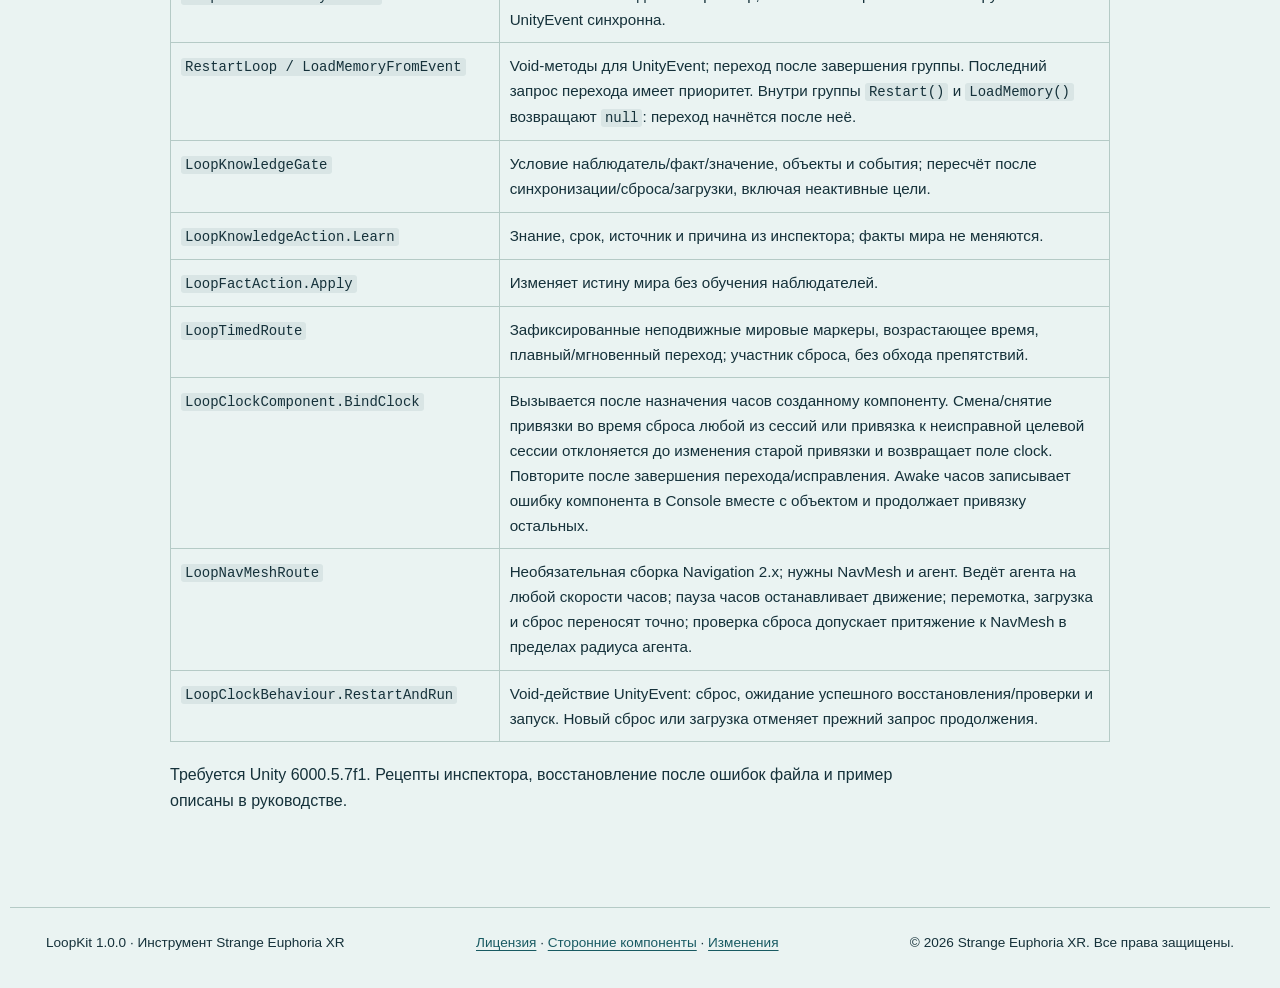
<file: docs/ru/api.html>
<!doctype html>
<html lang="ru"><head><meta charset="utf-8"><meta name="viewport" content="width=device-width, initial-scale=1"><meta name="description" content="Инструмент Unity для временных петель, расписаний NPC и знаний персонажей. Верни мир в начало, запомни улику и узнай, почему новая попытка может закончиться иначе."><title>API LoopKit | Strange Euphoria XR</title><link rel="icon" href="../assets/logo.png" type="image/png"><link rel="stylesheet" href="../assets/site.css?v=1.0.0"><script src="../assets/language.js" defer></script></head>
<body><a class="skip" href="#main">Перейти к содержимому</a><header><a class="brand" href="index.html"><img src="../assets/logo.png" width="44" height="44" alt=""><span>LoopKit</span></a><nav aria-label="Документация"><a href="guide.html">Быстрый старт и руководство</a><a href="api.html">Справочник API</a></nav><nav class="languages" aria-label="Язык документации"><a href="../en/api.html" hreflang="en" lang="en" data-language="en">English</a><a href="../ru/api.html" hreflang="ru" lang="ru" data-language="ru" aria-current="page">Русский</a><a href="../es/api.html" hreflang="es" lang="es" data-language="es">Español</a><a href="../zh-Hans/api.html" hreflang="zh-Hans" lang="zh-Hans" data-language="zh-Hans">简体中文</a></nav></header><main id="main" tabindex="-1"><article class="document"><a class="back" href="index.html">Обзор LoopKit</a><h1>LoopKit — справка API</h1>
<p>Пространства имён: <code>StrangeEuphoriaXR.LoopKit</code> — независимое ядро C#; <code>.Unity</code> — компоненты Unity и файлы; <code>.Editor</code> — диагностика и настройка.</p>
<pre tabindex="0"><code class="language-csharp">using StrangeEuphoriaXR.LoopKit;

var loop = new LoopSession(&quot;courtyard-v1&quot;,
    new[] { new LoopCue(&quot;courier_leaves&quot;, 5, &quot;courier&quot;, &quot;leave&quot;, &quot;gate&quot;) },
    new[] { new LoopFact(&quot;gate&quot;, &quot;closed&quot;), new LoopFact(&quot;code&quot;, &quot;2417&quot;) });
loop.TryLearn(loop.Stamp, &quot;player&quot;, &quot;code&quot;, &quot;2417&quot;,
    LoopLifetime.Persistent, &quot;note&quot;, &quot;Read the keeper's note.&quot;);
loop.AdvanceTo(6);
var reset = loop.BeginReset();
if (reset.Done &amp;&amp; reset.Report.Succeeded) loop.Running = true;
</code></pre>
<p>Если операция не завершилась сразу, вызывайте <code>reset.Tick(unscaledRealSeconds)</code> из обновления игры до Done. У <code>LoopClockBehaviour</code> это уже реализовано.</p>
<div class="table-wrapper" tabindex="0" role="region" aria-label="API"><table>
<thead>
<tr>
<th>API</th>
<th>Контракт</th>
</tr>
</thead>
<tbody>
<tr>
<td><code>LoopSession.SetSchedule</code></td>
<td>Замена целого расписания при остановленных часах, нулевом времени и отсутствии незавершённой работы; проверка до изменения; порядок равных отметок сохраняется; до 10000 событий</td>
</tr>
<tr>
<td><code>ConfigureFacts</code></td>
<td>До первого запуска, записей, сброса и создания работы; до 10000 описаний</td>
</tr>
<tr>
<td><code>Advance</code> / <code>AdvanceTo</code></td>
<td>Неотрицательное конечное время до 315360000 секунд; обработчики видят точную отметку каждого события</td>
</tr>
<tr>
<td><code>Pause</code> / <code>Resume</code></td>
<td>Сравнение владельцев по ссылке; каждый владелец снимает свою паузу, а сброс снимает паузы всех владельцев</td>
</tr>
<tr>
<td><code>Stamp</code> / <code>IsCurrent</code></td>
<td>ID сессии и растущее поколение; отметка недействительна во время сброса, ошибки и после Dispose</td>
</tr>
<tr>
<td><code>BeginWork</code></td>
<td>Дескриптор удерживается до действительного завершения задачи/нативной работы, а не лишь принятия отмены</td>
</tr>
<tr>
<td><code>TrySetFact</code></td>
<td>Явная запись состояния мира; знание никому автоматически не выдаётся</td>
</tr>
<tr>
<td><code>TryLearn</code></td>
<td>Наблюдатель, увиденное значение, срок, источник и причина; это отдельно от истины мира</td>
</tr>
<tr>
<td><code>Knowledge.TryExplain</code></td>
<td>Последнее текущее знание с источником, причиной, временем и поколением получения</td>
</tr>
<tr>
<td><code>TryRecordDecision</code></td>
<td>Принятие/отказ с причиной; само игровое действие не выполняется</td>
</tr>
<tr>
<td><code>Knowledge.Journal</code></td>
<td>Последние 512 записей; диагностическая история, а не бессрочный надёжный журнал</td>
</tr>
<tr>
<td><code>Register(ILoopParticipant)</code></td>
<td>Уникальный ID, отмена, восстановление и проверка; регистрация до сброса</td>
</tr>
<tr>
<td><code>Unregister(ILoopParticipant)</code></td>
<td>Вне сброса удаляет сразу. Во время сброса сохраняет текущий snapshot и откладывает удаление до завершения, перед <code>ResetFinished</code>, в том числе при ошибке. Текущие callbacks/ожидание ещё могут вызываться; уничтожаемый участник должен это учитывать. Удаление не завершает рабочие дескрипторы.</td>
</tr>
<tr>
<td><code>BeginReset</code></td>
<td>Остановка, инвалидация, отмена, ожидание, восстановление, проверка; тайм-аут по умолчанию 10 реальных секунд; автоматически не продолжает время</td>
</tr>
<tr>
<td><code>CaptureCoreState</code></td>
<td>Только часы, факты, знания; запрещено во время обработки события или перехода</td>
</tr>
<tr>
<td><code>RestoreCoreState</code></td>
<td>Совпадение схемы, описания и его отпечатка, корректный префикс событий; при участниках мира загрузка отклоняется</td>
</tr>
<tr>
<td><code>LoopCheckpointFile</code></td>
<td>JSON до 4 МиБ, атомарная замена в одной папке и прежний файл <code>.bak</code></td>
</tr>
<tr>
<td><code>LoopRehearsal.Run</code></td>
<td>Фабрика новой логической сессии, явные действия и ожидания; системы сцены не симулируются; шаг <code>ExpectKnowledge</code> с пустым значением принимает любое известное значение</td>
</tr>
</tbody>
</table></div>
<p>До 10000 пар наблюдатель/факт. Для пары возможны два слоя: прежнее постоянное знание и временное текущее. ID — непустые, до 160 символов, без управляющих знаков; значения и причины — до 8192 символов. Ограничение размера файла может сработать раньше ограничений отдельных полей; прежний файл при отказе не заменяется.</p>
<p>Операции с изменяемой сессией принадлежат потоку её создания; только <code>LoopWork.Dispose</code> допускает рабочий поток. Отметка поколения защищает от запоздалой работы по ошибке, а не от произвольного кода самой игры.</p>
<p>MCP-интеграция использует API Unity Pipeline <code>0.8.0-exp.1</code>. Для других версий Pipeline или при его отсутствии сборка адаптера исключается; ядро остаётся доступным. Команда подключения: <code>unity mcp --project-path &lt;полный-путь-проекта&gt;</code>. Четыре команды <code>loopkit_*</code> только читают; сервера в Player нет.</p>
<h2>Компоненты инспектора и постоянная память</h2>
<div class="table-wrapper" tabindex="0" role="region" aria-label="API"><table>
<thead>
<tr>
<th>API</th>
<th>Контракт</th>
</tr>
</thead>
<tbody>
<tr>
<td><code>CapturePersistentMemory</code></td>
<td>Только постоянные факты мира и постоянные исходные знания; без времени и состояния сцены.</td>
</tr>
<tr>
<td><code>RestorePersistentMemory</code></td>
<td>Валидация и глубокая копия до изменения; отмена, ожидание, замена памяти, восстановление/проверка мира на нулевом времени.</td>
</tr>
<tr>
<td><code>LoopMemoryFile</code></td>
<td>JSON до 4 МиБ, атомарная замена и прежний .bak (сам не загружается); совпадение схемы, ID описания и ID постоянных фактов. Изменения расписания память не ломают.</td>
</tr>
<tr>
<td><code>Revision / MemoryRevision</code></td>
<td>Счётчики изменений для синхронизации и постоянного сохранения; чтение не вызывает обработчиков.</td>
</tr>
<tr>
<td><code>LoopClockBehaviour.RememberAcrossRuns</code></td>
<td>Автозагрузка и сохранение одной галочкой; MemoryPath относительно persistentDataPath, если не абсолютный.</td>
</tr>
<tr>
<td><code>LoopClockBehaviour.RecoverMemoryFromCurrentSession()</code></td>
<td>Явное восстановление после ошибки памяти и завершения Start. Копирует существующие основной файл и <code>.bak</code> в уникальные <code>.recovery-&lt;id&gt;</code>, затем записывает текущую постоянную память. Возвращает false во время загрузки/группы событий или при неисправной сессии. Файловая ошибка задаёт <code>PersistenceError</code> и оставляет автосохранение отключённым; успех включает его. Не загружает старые улики, не сбрасывает мир и не меняет состояние запуска.</td>
</tr>
<tr>
<td><code>LoopTimeSource</code></td>
<td>По умолчанию GameTime; RealTime выбирается явно. Ожидание сброса в обоих случаях реальное.</td>
</tr>
<tr>
<td><code>LoopCueEvents.TryInvoke</code></td>
<td>ID события и исходный LoopStamp; отклоняет старое поколение. Группа UnityEvent синхронна.</td>
</tr>
<tr>
<td><code>RestartLoop / LoadMemoryFromEvent</code></td>
<td>Void-методы для UnityEvent; переход после завершения группы. Последний запрос перехода имеет приоритет. Внутри группы <code>Restart()</code> и <code>LoadMemory()</code> возвращают <code>null</code>: переход начнётся после неё.</td>
</tr>
<tr>
<td><code>LoopKnowledgeGate</code></td>
<td>Условие наблюдатель/факт/значение, объекты и события; пересчёт после синхронизации/сброса/загрузки, включая неактивные цели.</td>
</tr>
<tr>
<td><code>LoopKnowledgeAction.Learn</code></td>
<td>Знание, срок, источник и причина из инспектора; факты мира не меняются.</td>
</tr>
<tr>
<td><code>LoopFactAction.Apply</code></td>
<td>Изменяет истину мира без обучения наблюдателей.</td>
</tr>
<tr>
<td><code>LoopTimedRoute</code></td>
<td>Зафиксированные неподвижные мировые маркеры, возрастающее время, плавный/мгновенный переход; участник сброса, без обхода препятствий.</td>
</tr>
<tr>
<td><code>LoopClockComponent.BindClock</code></td>
<td>Вызывается после назначения часов созданному компоненту. Смена/снятие привязки во время сброса любой из сессий или привязка к неисправной целевой сессии отклоняется до изменения старой привязки и возвращает поле clock. Повторите после завершения перехода/исправления. Awake часов записывает ошибку компонента в Console вместе с объектом и продолжает привязку остальных.</td>
</tr>
<tr>
<td><code>LoopNavMeshRoute</code></td>
<td>Необязательная сборка Navigation 2.x; нужны NavMesh и агент. Ведёт агента на любой скорости часов; пауза часов останавливает движение; перемотка, загрузка и сброс переносят точно; проверка сброса допускает притяжение к NavMesh в пределах радиуса агента.</td>
</tr>
<tr>
<td><code>LoopClockBehaviour.RestartAndRun</code></td>
<td>Void-действие UnityEvent: сброс, ожидание успешного восстановления/проверки и запуск. Новый сброс или загрузка отменяет прежний запрос продолжения.</td>
</tr>
</tbody>
</table></div>
<p>Требуется Unity 6000.5.7f1. Рецепты инспектора, восстановление после ошибок файла и пример описаны в руководстве.</p></article></main><footer><span>LoopKit 1.0.0 · Инструмент Strange Euphoria XR</span><span><a href="../assets/LICENSE.txt">Лицензия</a> · <a href="../assets/Third-Party-Notices.txt">Сторонние компоненты</a> · <a href="../assets/CHANGELOG.txt">Изменения</a></span><span>© 2026 Strange Euphoria XR. Все права защищены.</span></footer></body></html>
</file>
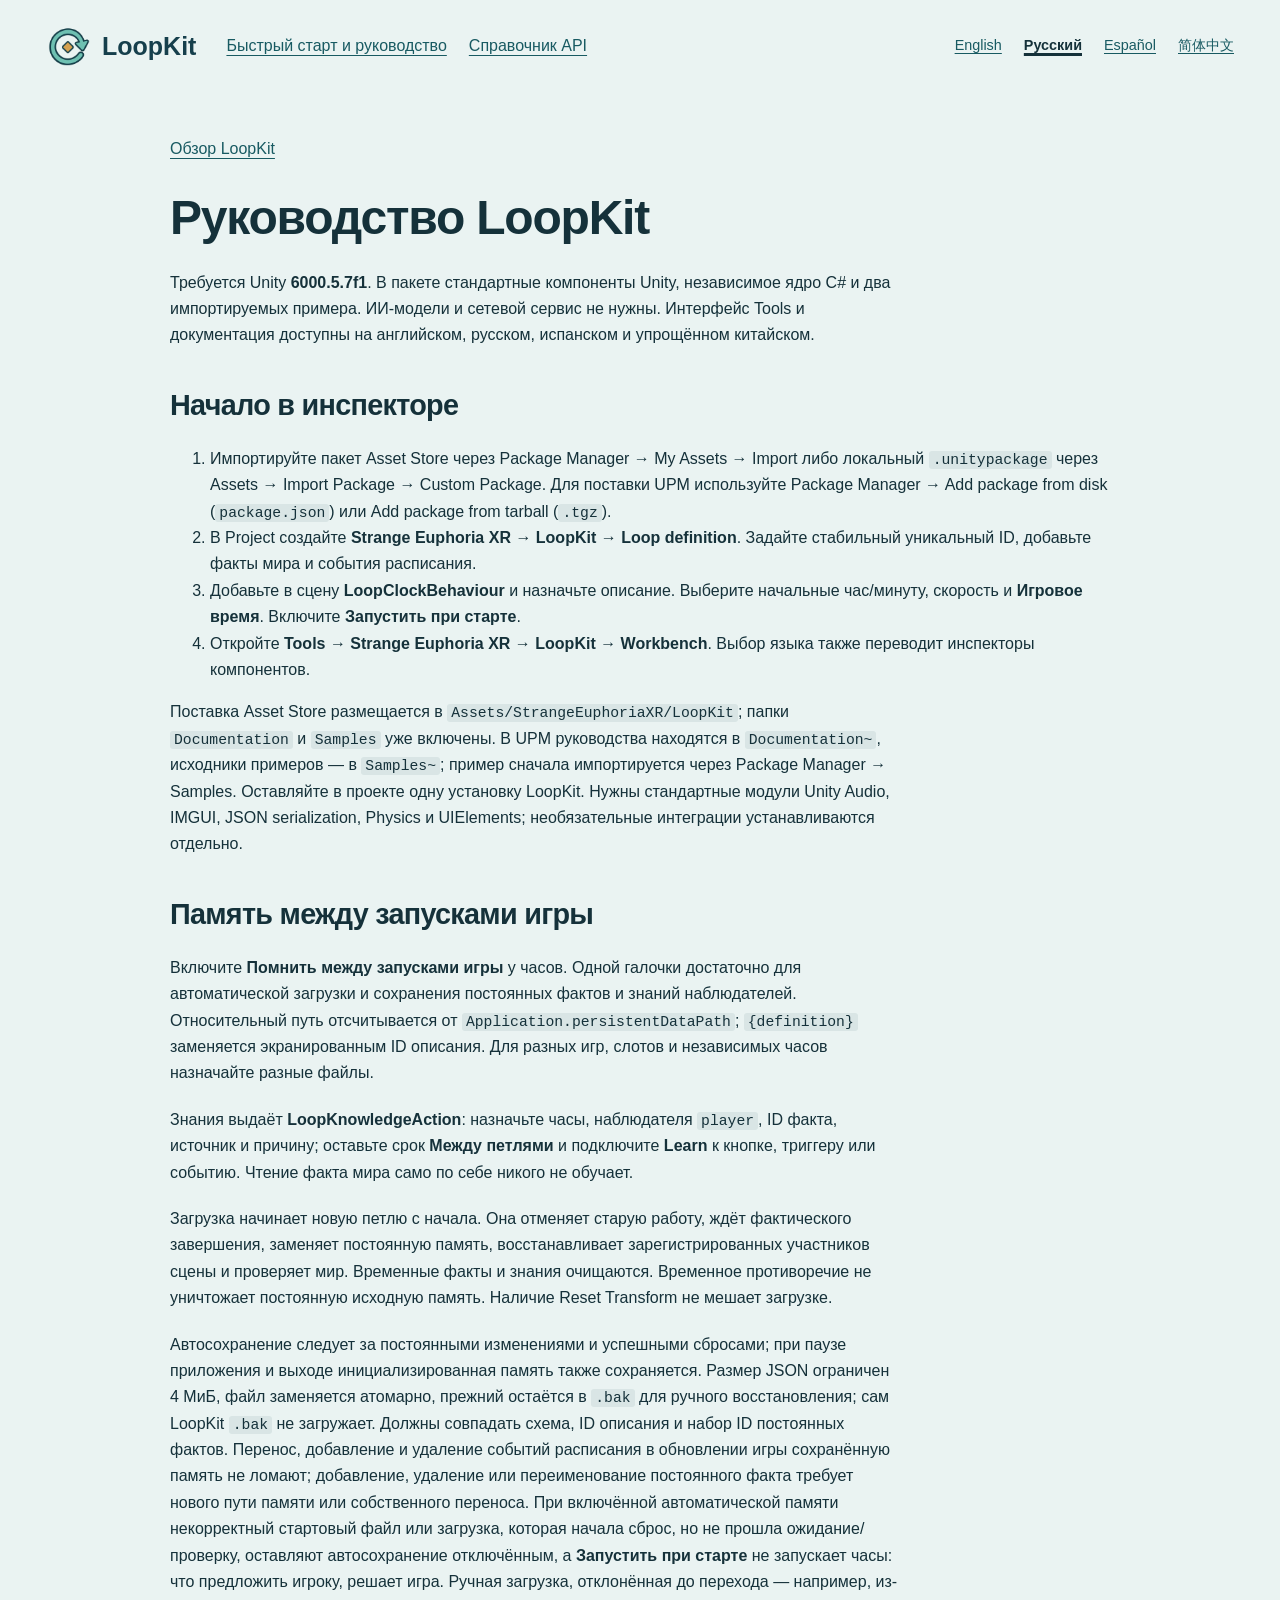
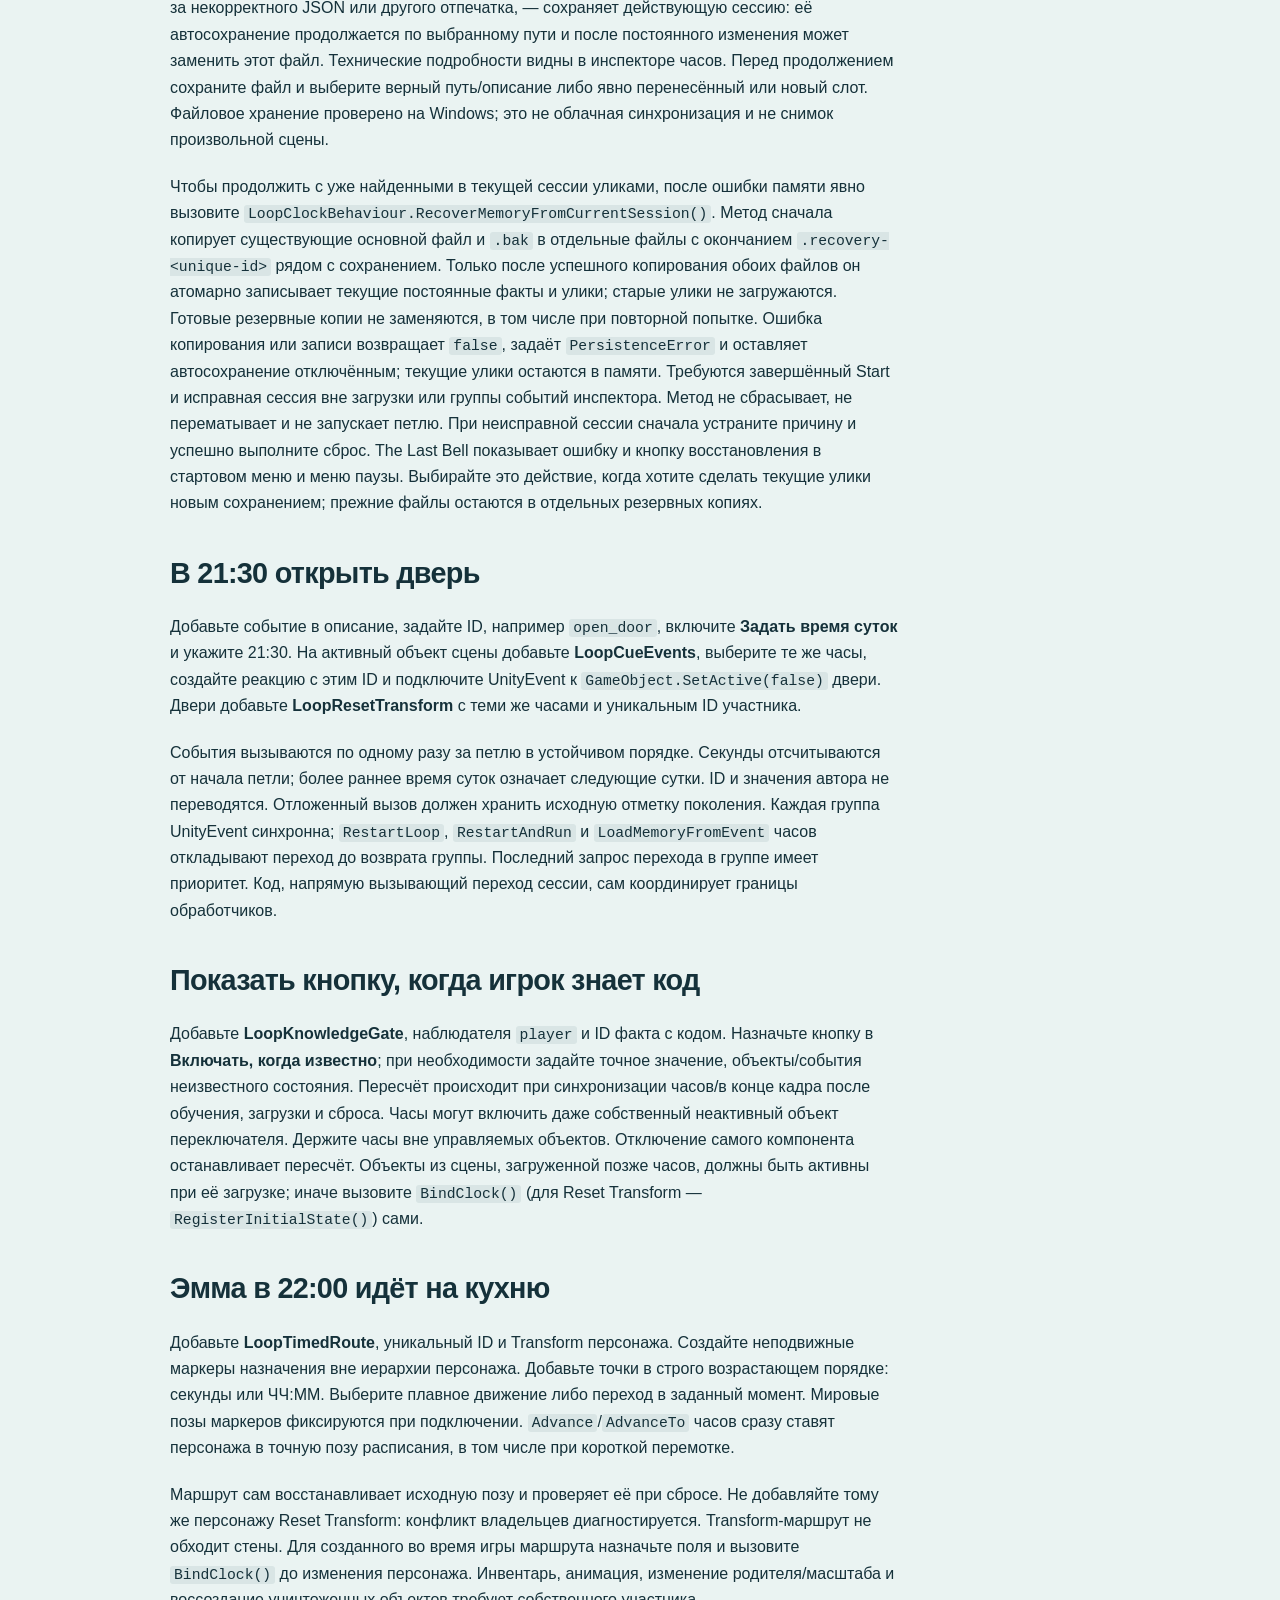
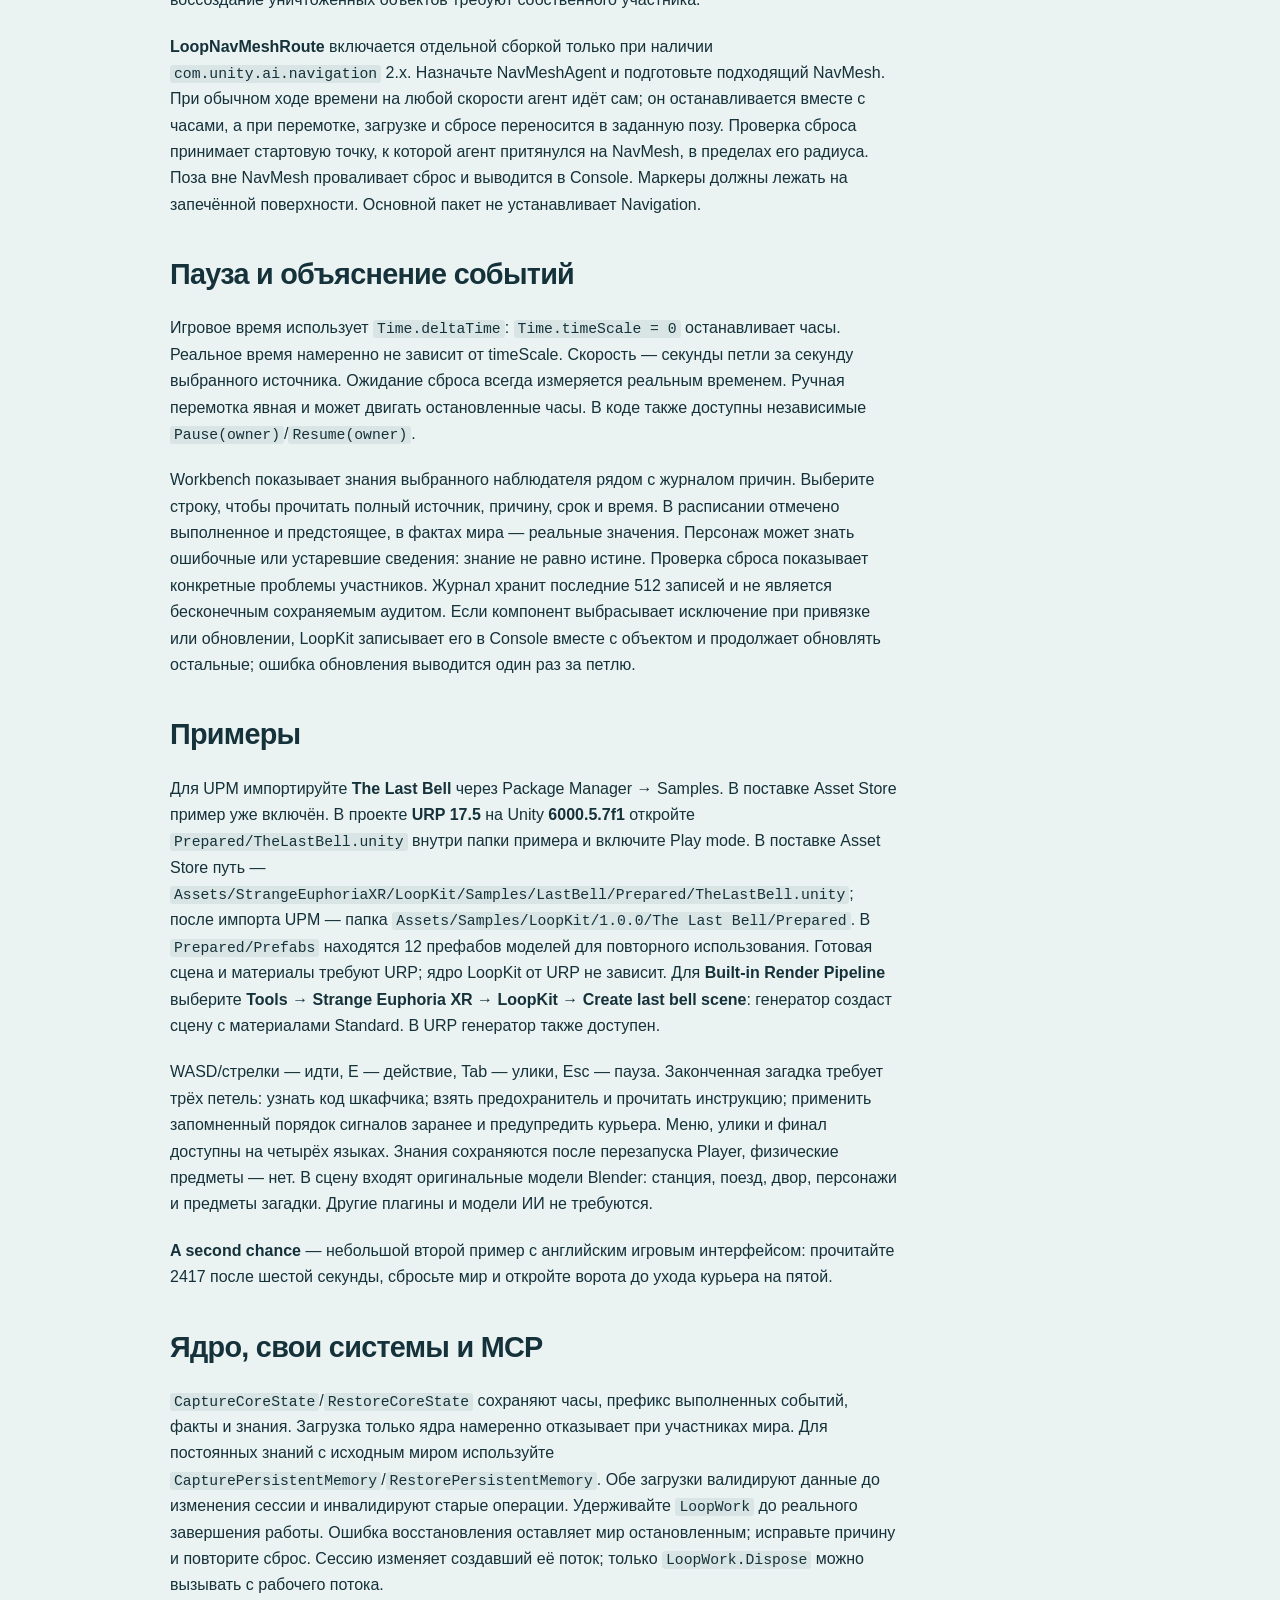
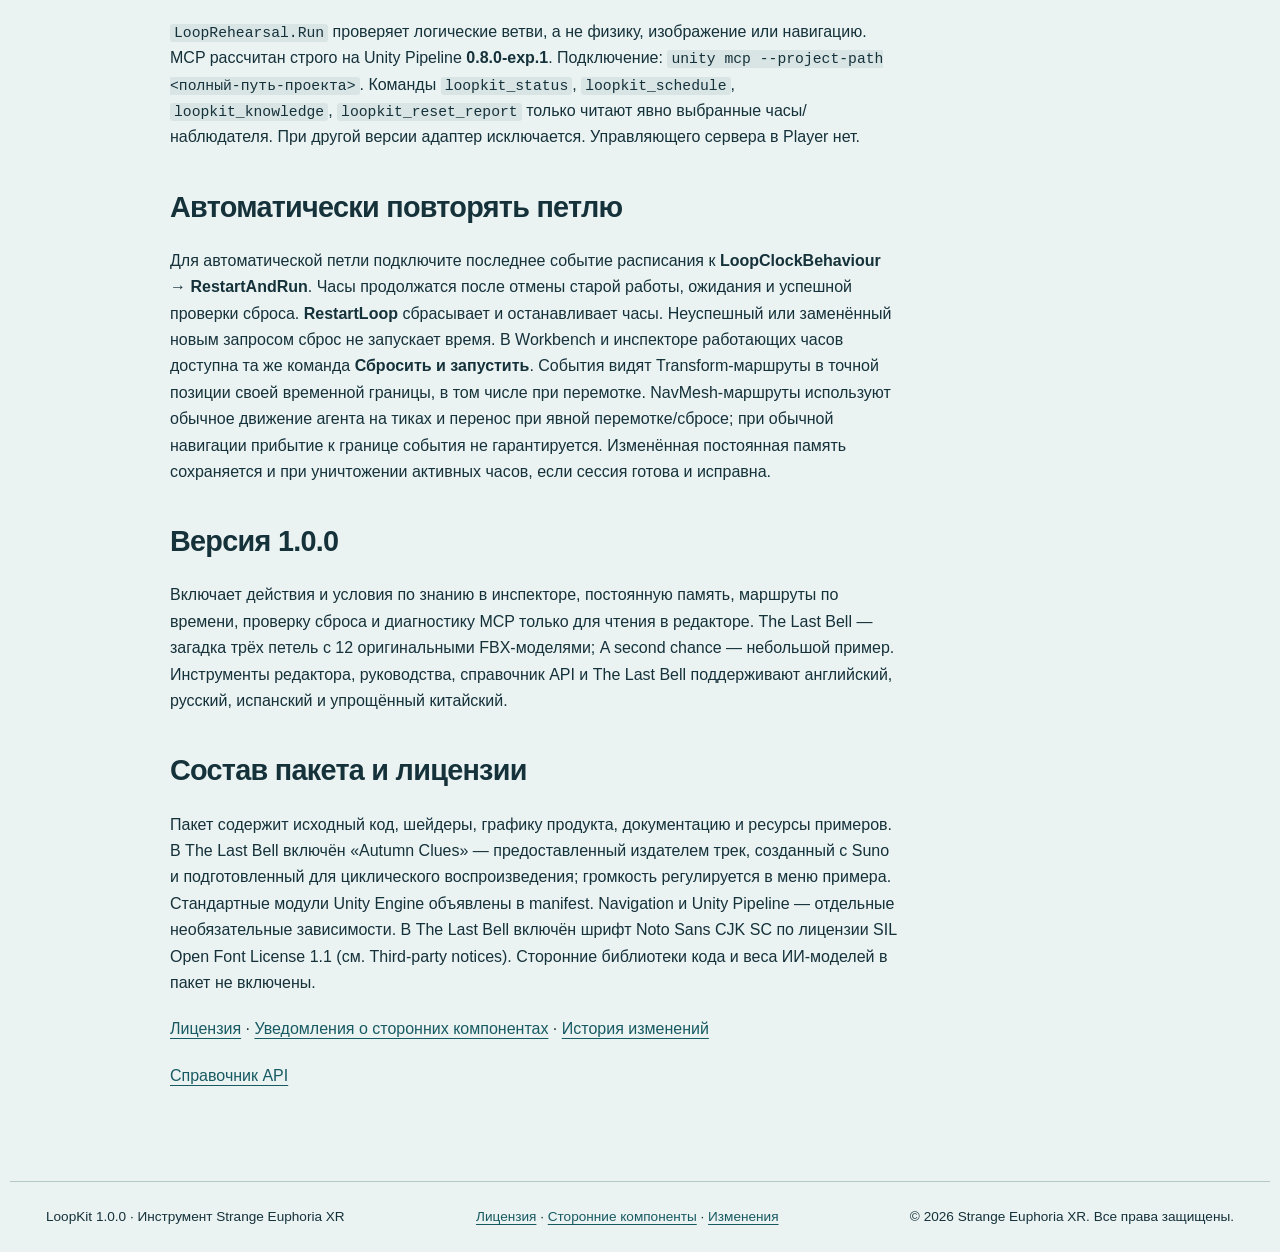
<file: docs/ru/guide.html>
<!doctype html>
<html lang="ru"><head><meta charset="utf-8"><meta name="viewport" content="width=device-width, initial-scale=1"><meta name="description" content="Инструмент Unity для временных петель, расписаний NPC и знаний персонажей. Верни мир в начало, запомни улику и узнай, почему новая попытка может закончиться иначе."><title>Руководство LoopKit | Strange Euphoria XR</title><link rel="icon" href="../assets/logo.png" type="image/png"><link rel="stylesheet" href="../assets/site.css?v=1.0.0"><script src="../assets/language.js" defer></script></head>
<body><a class="skip" href="#main">Перейти к содержимому</a><header><a class="brand" href="index.html"><img src="../assets/logo.png" width="44" height="44" alt=""><span>LoopKit</span></a><nav aria-label="Документация"><a href="guide.html">Быстрый старт и руководство</a><a href="api.html">Справочник API</a></nav><nav class="languages" aria-label="Язык документации"><a href="../en/guide.html" hreflang="en" lang="en" data-language="en">English</a><a href="../ru/guide.html" hreflang="ru" lang="ru" data-language="ru" aria-current="page">Русский</a><a href="../es/guide.html" hreflang="es" lang="es" data-language="es">Español</a><a href="../zh-Hans/guide.html" hreflang="zh-Hans" lang="zh-Hans" data-language="zh-Hans">简体中文</a></nav></header><main id="main" tabindex="-1"><article class="document"><a class="back" href="index.html">Обзор LoopKit</a><h1>Руководство LoopKit</h1>
<p>Требуется Unity <strong>6000.5.7f1</strong>. В пакете стандартные компоненты Unity, независимое ядро C# и два импортируемых примера. ИИ-модели и сетевой сервис не нужны. Интерфейс Tools и документация доступны на английском, русском, испанском и упрощённом китайском.</p>
<h2>Начало в инспекторе</h2>
<ol>
<li>Импортируйте пакет Asset Store через Package Manager → My Assets → Import либо локальный <code>.unitypackage</code> через Assets → Import Package → Custom Package. Для поставки UPM используйте Package Manager → Add package from disk (<code>package.json</code>) или Add package from tarball (<code>.tgz</code>).</li>
<li>В Project создайте <strong>Strange Euphoria XR → LoopKit → Loop definition</strong>. Задайте стабильный уникальный ID, добавьте факты мира и события расписания.</li>
<li>Добавьте в сцену <strong>LoopClockBehaviour</strong> и назначьте описание. Выберите начальные час/минуту, скорость и <strong>Игровое время</strong>. Включите <strong>Запустить при старте</strong>.</li>
<li>Откройте <strong>Tools → Strange Euphoria XR → LoopKit → Workbench</strong>. Выбор языка также переводит инспекторы компонентов.</li>
</ol>
<p>Поставка Asset Store размещается в <code>Assets/StrangeEuphoriaXR/LoopKit</code>; папки <code>Documentation</code> и <code>Samples</code> уже включены. В UPM руководства находятся в <code>Documentation~</code>, исходники примеров — в <code>Samples~</code>; пример сначала импортируется через Package Manager → Samples. Оставляйте в проекте одну установку LoopKit. Нужны стандартные модули Unity Audio, IMGUI, JSON serialization, Physics и UIElements; необязательные интеграции устанавливаются отдельно.</p>
<h2>Память между запусками игры</h2>
<p>Включите <strong>Помнить между запусками игры</strong> у часов. Одной галочки достаточно для автоматической загрузки и сохранения постоянных фактов и знаний наблюдателей. Относительный путь отсчитывается от <code>Application.persistentDataPath</code>; <code>{definition}</code> заменяется экранированным ID описания. Для разных игр, слотов и независимых часов назначайте разные файлы.</p>
<p>Знания выдаёт <strong>LoopKnowledgeAction</strong>: назначьте часы, наблюдателя <code>player</code>, ID факта, источник и причину; оставьте срок <strong>Между петлями</strong> и подключите <strong>Learn</strong> к кнопке, триггеру или событию. Чтение факта мира само по себе никого не обучает.</p>
<p>Загрузка начинает новую петлю с начала. Она отменяет старую работу, ждёт фактического завершения, заменяет постоянную память, восстанавливает зарегистрированных участников сцены и проверяет мир. Временные факты и знания очищаются. Временное противоречие не уничтожает постоянную исходную память. Наличие Reset Transform не мешает загрузке.</p>
<p>Автосохранение следует за постоянными изменениями и успешными сбросами; при паузе приложения и выходе инициализированная память также сохраняется. Размер JSON ограничен 4 МиБ, файл заменяется атомарно, прежний остаётся в <code>.bak</code> для ручного восстановления; сам LoopKit <code>.bak</code> не загружает. Должны совпадать схема, ID описания и набор ID постоянных фактов. Перенос, добавление и удаление событий расписания в обновлении игры сохранённую память не ломают; добавление, удаление или переименование постоянного факта требует нового пути памяти или собственного переноса. При включённой автоматической памяти некорректный стартовый файл или загрузка, которая начала сброс, но не прошла ожидание/проверку, оставляют автосохранение отключённым, а <strong>Запустить при старте</strong> не запускает часы: что предложить игроку, решает игра. Ручная загрузка, отклонённая до перехода — например, из-за некорректного JSON или другого отпечатка, — сохраняет действующую сессию: её автосохранение продолжается по выбранному пути и после постоянного изменения может заменить этот файл. Технические подробности видны в инспекторе часов. Перед продолжением сохраните файл и выберите верный путь/описание либо явно перенесённый или новый слот. Файловое хранение проверено на Windows; это не облачная синхронизация и не снимок произвольной сцены.</p>
<p>Чтобы продолжить с уже найденными в текущей сессии уликами, после ошибки памяти явно вызовите <code>LoopClockBehaviour.RecoverMemoryFromCurrentSession()</code>. Метод сначала копирует существующие основной файл и <code>.bak</code> в отдельные файлы с окончанием <code>.recovery-&lt;unique-id&gt;</code> рядом с сохранением. Только после успешного копирования обоих файлов он атомарно записывает текущие постоянные факты и улики; старые улики не загружаются. Готовые резервные копии не заменяются, в том числе при повторной попытке. Ошибка копирования или записи возвращает <code>false</code>, задаёт <code>PersistenceError</code> и оставляет автосохранение отключённым; текущие улики остаются в памяти. Требуются завершённый Start и исправная сессия вне загрузки или группы событий инспектора. Метод не сбрасывает, не перематывает и не запускает петлю. При неисправной сессии сначала устраните причину и успешно выполните сброс. The Last Bell показывает ошибку и кнопку восстановления в стартовом меню и меню паузы. Выбирайте это действие, когда хотите сделать текущие улики новым сохранением; прежние файлы остаются в отдельных резервных копиях.</p>
<h2>В 21:30 открыть дверь</h2>
<p>Добавьте событие в описание, задайте ID, например <code>open_door</code>, включите <strong>Задать время суток</strong> и укажите 21:30. На активный объект сцены добавьте <strong>LoopCueEvents</strong>, выберите те же часы, создайте реакцию с этим ID и подключите UnityEvent к <code>GameObject.SetActive(false)</code> двери. Двери добавьте <strong>LoopResetTransform</strong> с теми же часами и уникальным ID участника.</p>
<p>События вызываются по одному разу за петлю в устойчивом порядке. Секунды отсчитываются от начала петли; более раннее время суток означает следующие сутки. ID и значения автора не переводятся. Отложенный вызов должен хранить исходную отметку поколения. Каждая группа UnityEvent синхронна; <code>RestartLoop</code>, <code>RestartAndRun</code> и <code>LoadMemoryFromEvent</code> часов откладывают переход до возврата группы. Последний запрос перехода в группе имеет приоритет. Код, напрямую вызывающий переход сессии, сам координирует границы обработчиков.</p>
<h2>Показать кнопку, когда игрок знает код</h2>
<p>Добавьте <strong>LoopKnowledgeGate</strong>, наблюдателя <code>player</code> и ID факта с кодом. Назначьте кнопку в <strong>Включать, когда известно</strong>; при необходимости задайте точное значение, объекты/события неизвестного состояния. Пересчёт происходит при синхронизации часов/в конце кадра после обучения, загрузки и сброса. Часы могут включить даже собственный неактивный объект переключателя. Держите часы вне управляемых объектов. Отключение самого компонента останавливает пересчёт. Объекты из сцены, загруженной позже часов, должны быть активны при её загрузке; иначе вызовите <code>BindClock()</code> (для Reset Transform — <code>RegisterInitialState()</code>) сами.</p>
<h2>Эмма в 22:00 идёт на кухню</h2>
<p>Добавьте <strong>LoopTimedRoute</strong>, уникальный ID и Transform персонажа. Создайте неподвижные маркеры назначения вне иерархии персонажа. Добавьте точки в строго возрастающем порядке: секунды или ЧЧ:ММ. Выберите плавное движение либо переход в заданный момент. Мировые позы маркеров фиксируются при подключении. <code>Advance</code>/<code>AdvanceTo</code> часов сразу ставят персонажа в точную позу расписания, в том числе при короткой перемотке.</p>
<p>Маршрут сам восстанавливает исходную позу и проверяет её при сбросе. Не добавляйте тому же персонажу Reset Transform: конфликт владельцев диагностируется. Transform-маршрут не обходит стены. Для созданного во время игры маршрута назначьте поля и вызовите <code>BindClock()</code> до изменения персонажа. Инвентарь, анимация, изменение родителя/масштаба и воссоздание уничтоженных объектов требуют собственного участника.</p>
<p><strong>LoopNavMeshRoute</strong> включается отдельной сборкой только при наличии <code>com.unity.ai.navigation</code> 2.x. Назначьте NavMeshAgent и подготовьте подходящий NavMesh. При обычном ходе времени на любой скорости агент идёт сам; он останавливается вместе с часами, а при перемотке, загрузке и сбросе переносится в заданную позу. Проверка сброса принимает стартовую точку, к которой агент притянулся на NavMesh, в пределах его радиуса. Поза вне NavMesh проваливает сброс и выводится в Console. Маркеры должны лежать на запечённой поверхности. Основной пакет не устанавливает Navigation.</p>
<h2>Пауза и объяснение событий</h2>
<p>Игровое время использует <code>Time.deltaTime</code>: <code>Time.timeScale = 0</code> останавливает часы. Реальное время намеренно не зависит от timeScale. Скорость — секунды петли за секунду выбранного источника. Ожидание сброса всегда измеряется реальным временем. Ручная перемотка явная и может двигать остановленные часы. В коде также доступны независимые <code>Pause(owner)</code>/<code>Resume(owner)</code>.</p>
<p>Workbench показывает знания выбранного наблюдателя рядом с журналом причин. Выберите строку, чтобы прочитать полный источник, причину, срок и время. В расписании отмечено выполненное и предстоящее, в фактах мира — реальные значения. Персонаж может знать ошибочные или устаревшие сведения: знание не равно истине. Проверка сброса показывает конкретные проблемы участников. Журнал хранит последние 512 записей и не является бесконечным сохраняемым аудитом. Если компонент выбрасывает исключение при привязке или обновлении, LoopKit записывает его в Console вместе с объектом и продолжает обновлять остальные; ошибка обновления выводится один раз за петлю.</p>
<h2>Примеры</h2>
<p>Для UPM импортируйте <strong>The Last Bell</strong> через Package Manager → Samples. В поставке Asset Store пример уже включён. В проекте <strong>URP 17.5</strong> на Unity <strong>6000.5.7f1</strong> откройте <code>Prepared/TheLastBell.unity</code> внутри папки примера и включите Play mode. В поставке Asset Store путь — <code>Assets/StrangeEuphoriaXR/LoopKit/Samples/LastBell/Prepared/TheLastBell.unity</code>; после импорта UPM — папка <code>Assets/Samples/LoopKit/1.0.0/The Last Bell/Prepared</code>. В <code>Prepared/Prefabs</code> находятся 12 префабов моделей для повторного использования. Готовая сцена и материалы требуют URP; ядро LoopKit от URP не зависит. Для <strong>Built-in Render Pipeline</strong> выберите <strong>Tools → Strange Euphoria XR → LoopKit → Create last bell scene</strong>: генератор создаст сцену с материалами Standard. В URP генератор также доступен.</p>
<p>WASD/стрелки — идти, E — действие, Tab — улики, Esc — пауза. Законченная загадка требует трёх петель: узнать код шкафчика; взять предохранитель и прочитать инструкцию; применить запомненный порядок сигналов заранее и предупредить курьера. Меню, улики и финал доступны на четырёх языках. Знания сохраняются после перезапуска Player, физические предметы — нет. В сцену входят оригинальные модели Blender: станция, поезд, двор, персонажи и предметы загадки. Другие плагины и модели ИИ не требуются.</p>
<p><strong>A second chance</strong> — небольшой второй пример с английским игровым интерфейсом: прочитайте 2417 после шестой секунды, сбросьте мир и откройте ворота до ухода курьера на пятой.</p>
<h2>Ядро, свои системы и MCP</h2>
<p><code>CaptureCoreState</code>/<code>RestoreCoreState</code> сохраняют часы, префикс выполненных событий, факты и знания. Загрузка только ядра намеренно отказывает при участниках мира. Для постоянных знаний с исходным миром используйте <code>CapturePersistentMemory</code>/<code>RestorePersistentMemory</code>. Обе загрузки валидируют данные до изменения сессии и инвалидируют старые операции. Удерживайте <code>LoopWork</code> до реального завершения работы. Ошибка восстановления оставляет мир остановленным; исправьте причину и повторите сброс. Сессию изменяет создавший её поток; только <code>LoopWork.Dispose</code> можно вызывать с рабочего потока.</p>
<p><code>LoopRehearsal.Run</code> проверяет логические ветви, а не физику, изображение или навигацию. MCP рассчитан строго на Unity Pipeline <strong>0.8.0-exp.1</strong>. Подключение: <code>unity mcp --project-path &lt;полный-путь-проекта&gt;</code>. Команды <code>loopkit_status</code>, <code>loopkit_schedule</code>, <code>loopkit_knowledge</code>, <code>loopkit_reset_report</code> только читают явно выбранные часы/наблюдателя. При другой версии адаптер исключается. Управляющего сервера в Player нет.</p>
<h2>Автоматически повторять петлю</h2>
<p>Для автоматической петли подключите последнее событие расписания к <strong>LoopClockBehaviour → RestartAndRun</strong>. Часы продолжатся после отмены старой работы, ожидания и успешной проверки сброса. <strong>RestartLoop</strong> сбрасывает и останавливает часы. Неуспешный или заменённый новым запросом сброс не запускает время. В Workbench и инспекторе работающих часов доступна та же команда <strong>Сбросить и запустить</strong>. События видят Transform-маршруты в точной позиции своей временной границы, в том числе при перемотке. NavMesh-маршруты используют обычное движение агента на тиках и перенос при явной перемотке/сбросе; при обычной навигации прибытие к границе события не гарантируется. Изменённая постоянная память сохраняется и при уничтожении активных часов, если сессия готова и исправна.</p>
<h2>Версия 1.0.0</h2>
<p>Включает действия и условия по знанию в инспекторе, постоянную память, маршруты по времени, проверку сброса и диагностику MCP только для чтения в редакторе. The Last Bell — загадка трёх петель с 12 оригинальными FBX-моделями; A second chance — небольшой пример. Инструменты редактора, руководства, справочник API и The Last Bell поддерживают английский, русский, испанский и упрощённый китайский.</p>
<h2>Состав пакета и лицензии</h2>
<p>Пакет содержит исходный код, шейдеры, графику продукта, документацию и ресурсы примеров. В The Last Bell включён «Autumn Clues» — предоставленный издателем трек, созданный с Suno и подготовленный для циклического воспроизведения; громкость регулируется в меню примера. Стандартные модули Unity Engine объявлены в manifest. Navigation и Unity Pipeline — отдельные необязательные зависимости. В The Last Bell включён шрифт Noto Sans CJK SC по лицензии SIL Open Font License 1.1 (см. Third-party notices). Сторонние библиотеки кода и веса ИИ-моделей в пакет не включены.</p>
<p><a href="../assets/LICENSE.txt">Лицензия</a> · <a href="../assets/Third-Party-Notices.txt">Уведомления о сторонних компонентах</a> · <a href="../assets/CHANGELOG.txt">История изменений</a></p>
<p><a href="api.html">Справочник API</a></p></article></main><footer><span>LoopKit 1.0.0 · Инструмент Strange Euphoria XR</span><span><a href="../assets/LICENSE.txt">Лицензия</a> · <a href="../assets/Third-Party-Notices.txt">Сторонние компоненты</a> · <a href="../assets/CHANGELOG.txt">Изменения</a></span><span>© 2026 Strange Euphoria XR. Все права защищены.</span></footer></body></html>
</file>
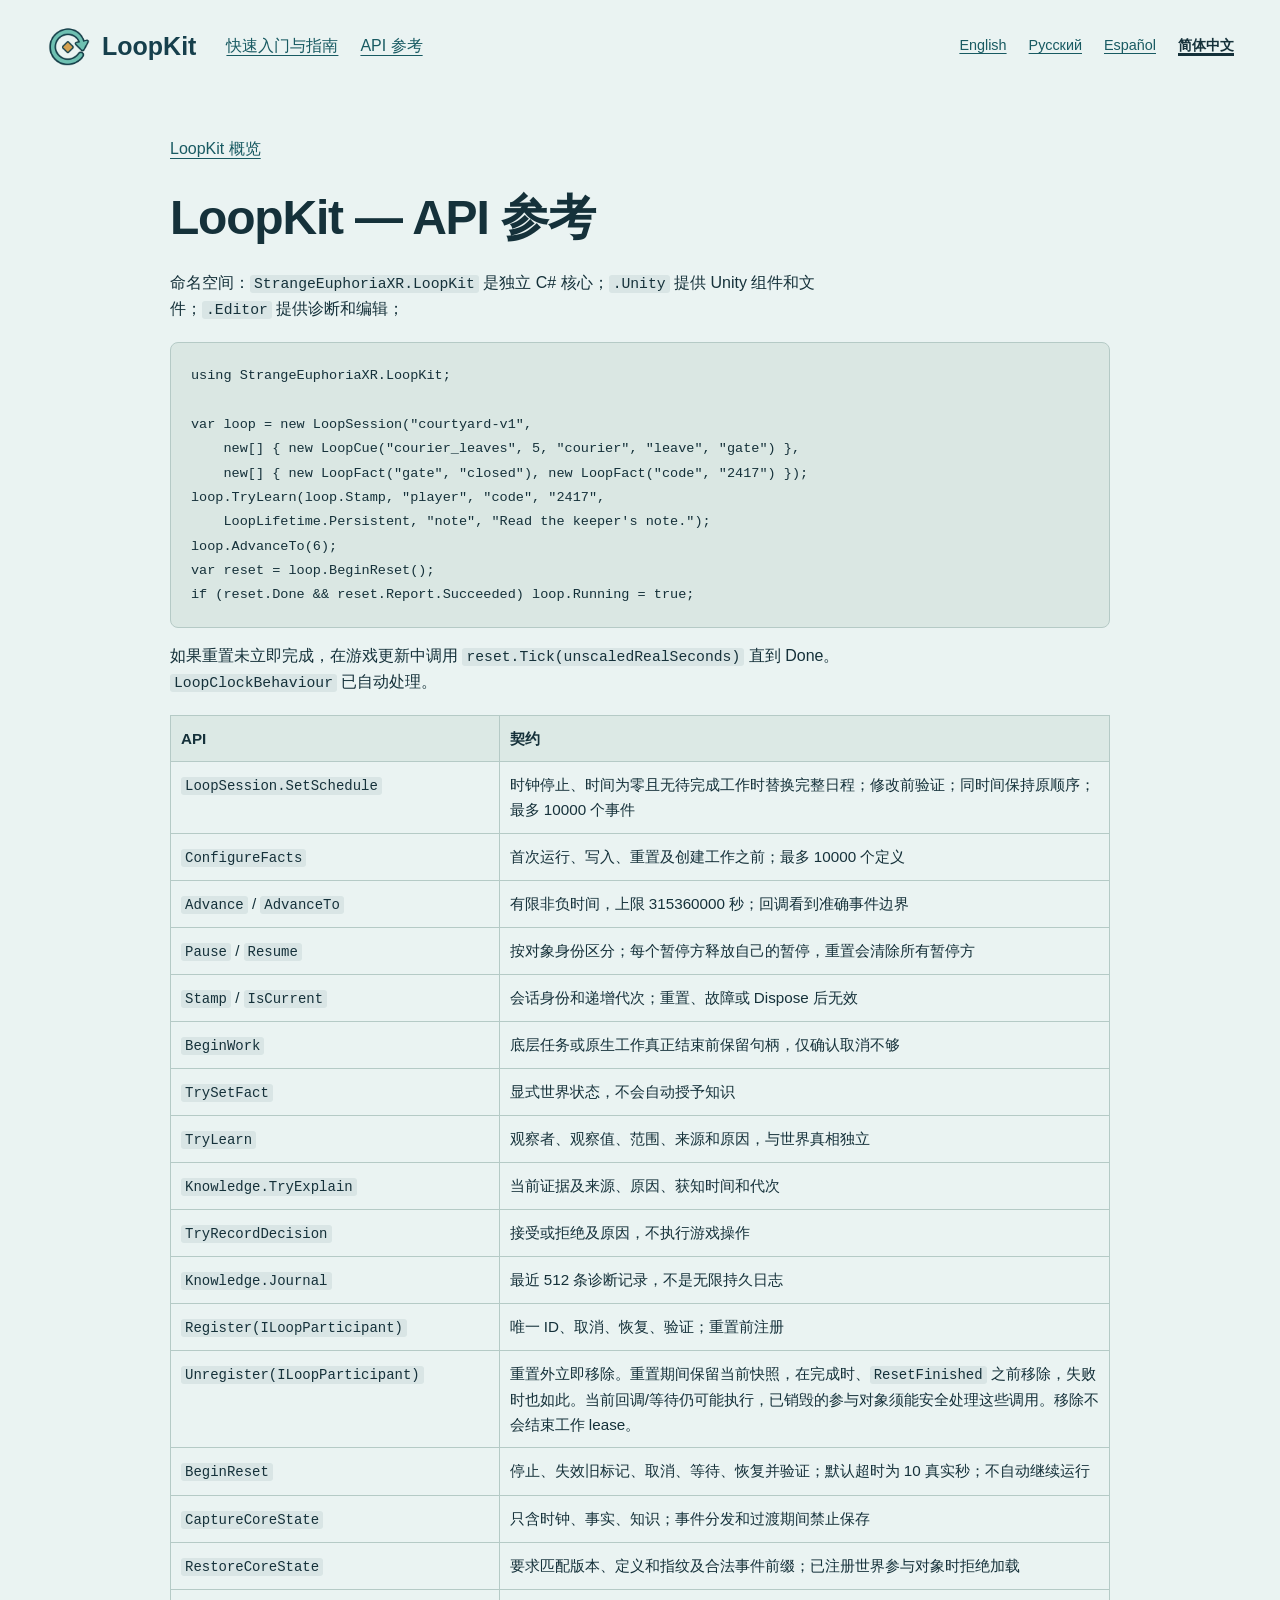
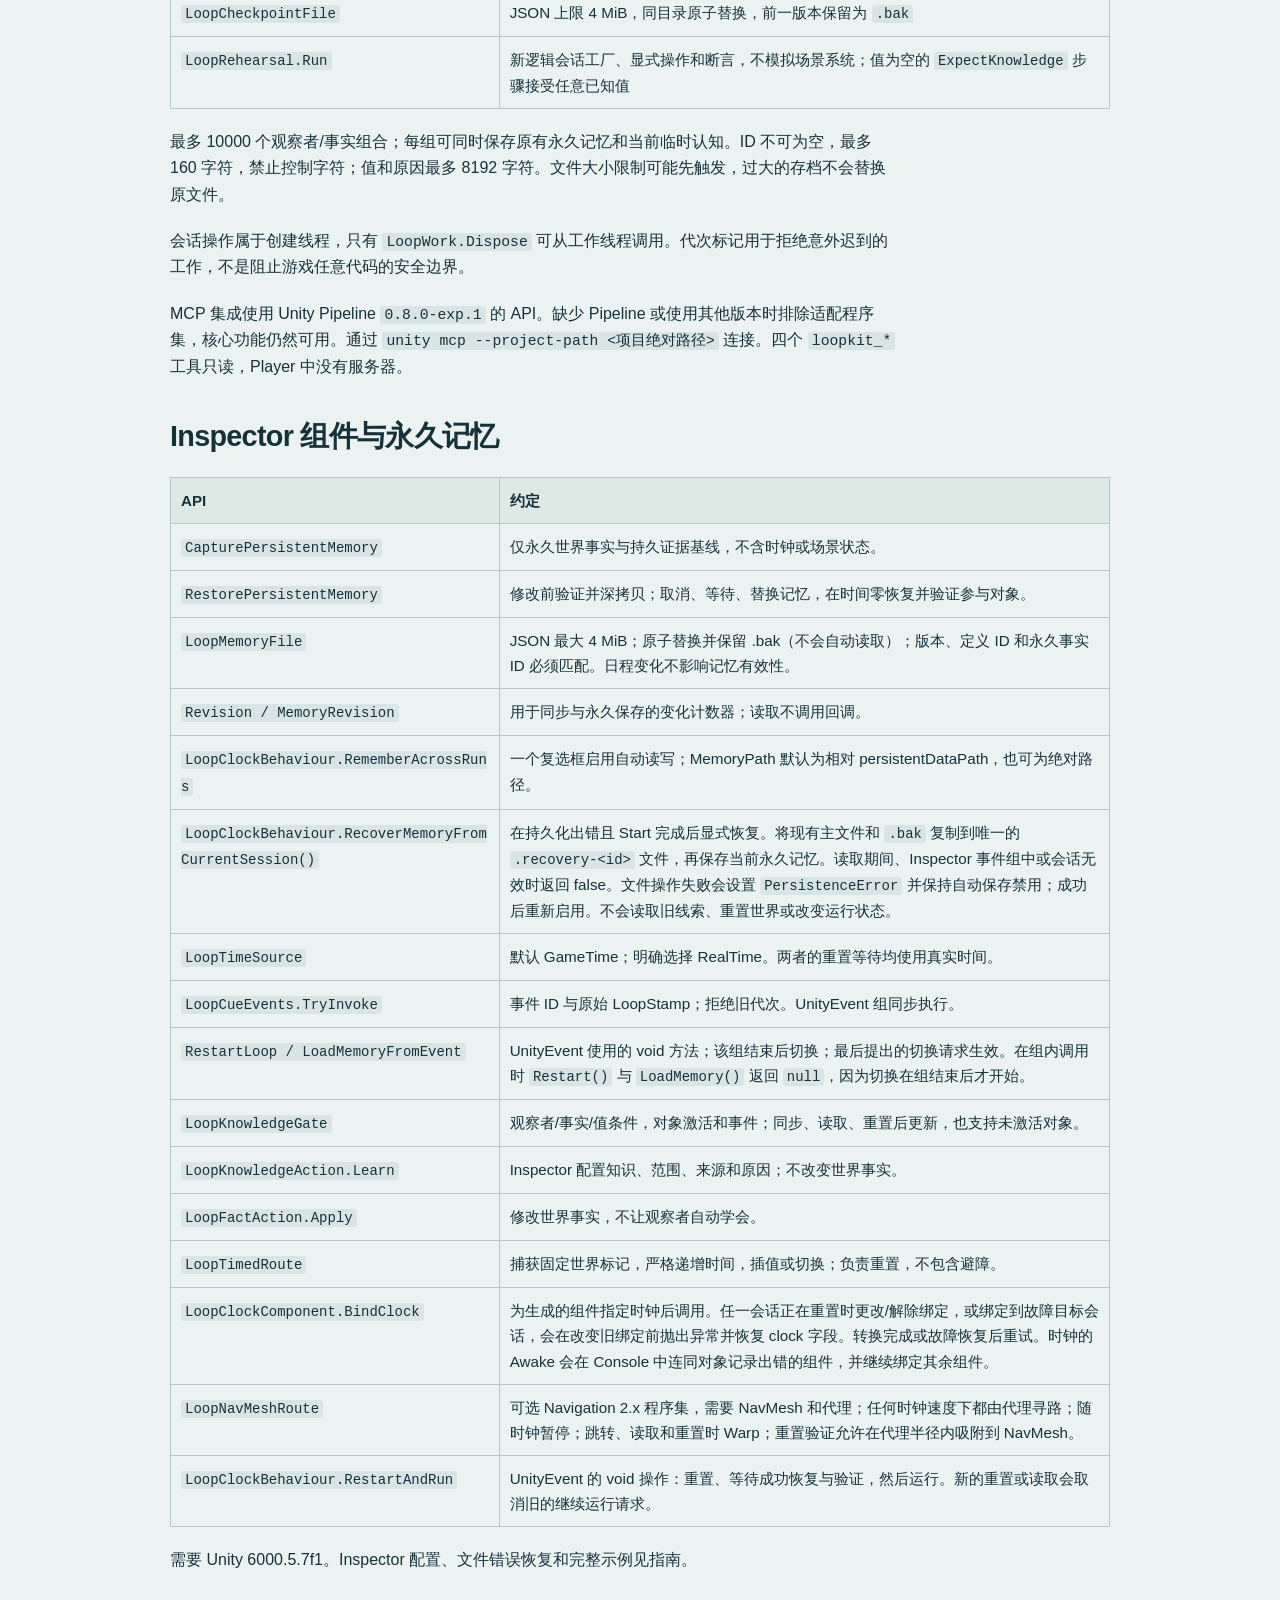
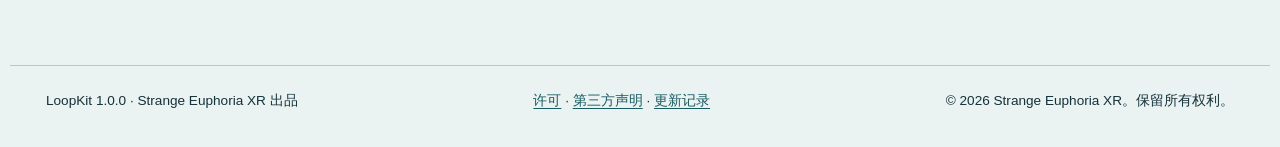
<file: docs/zh-Hans/api.html>
<!doctype html>
<html lang="zh-Hans"><head><meta charset="utf-8"><meta name="viewport" content="width=device-width, initial-scale=1"><meta name="description" content="用于 Unity 时间循环、NPC 日程和角色知识的工具包。重置世界，保留线索，解释下一次尝试为何能有不同的结局。"><title>LoopKit API | Strange Euphoria XR</title><link rel="icon" href="../assets/logo.png" type="image/png"><link rel="stylesheet" href="../assets/site.css?v=1.0.0"><script src="../assets/language.js" defer></script></head>
<body><a class="skip" href="#main">跳到正文</a><header><a class="brand" href="index.html"><img src="../assets/logo.png" width="44" height="44" alt=""><span>LoopKit</span></a><nav aria-label="文档"><a href="guide.html">快速入门与指南</a><a href="api.html">API 参考</a></nav><nav class="languages" aria-label="文档语言"><a href="../en/api.html" hreflang="en" lang="en" data-language="en">English</a><a href="../ru/api.html" hreflang="ru" lang="ru" data-language="ru">Русский</a><a href="../es/api.html" hreflang="es" lang="es" data-language="es">Español</a><a href="../zh-Hans/api.html" hreflang="zh-Hans" lang="zh-Hans" data-language="zh-Hans" aria-current="page">简体中文</a></nav></header><main id="main" tabindex="-1"><article class="document"><a class="back" href="index.html">LoopKit 概览</a><h1>LoopKit — API 参考</h1>
<p>命名空间：<code>StrangeEuphoriaXR.LoopKit</code> 是独立 C# 核心；<code>.Unity</code> 提供 Unity 组件和文件；<code>.Editor</code> 提供诊断和编辑；</p>
<pre tabindex="0"><code class="language-csharp">using StrangeEuphoriaXR.LoopKit;

var loop = new LoopSession(&quot;courtyard-v1&quot;,
    new[] { new LoopCue(&quot;courier_leaves&quot;, 5, &quot;courier&quot;, &quot;leave&quot;, &quot;gate&quot;) },
    new[] { new LoopFact(&quot;gate&quot;, &quot;closed&quot;), new LoopFact(&quot;code&quot;, &quot;2417&quot;) });
loop.TryLearn(loop.Stamp, &quot;player&quot;, &quot;code&quot;, &quot;2417&quot;,
    LoopLifetime.Persistent, &quot;note&quot;, &quot;Read the keeper's note.&quot;);
loop.AdvanceTo(6);
var reset = loop.BeginReset();
if (reset.Done &amp;&amp; reset.Report.Succeeded) loop.Running = true;
</code></pre>
<p>如果重置未立即完成，在游戏更新中调用 <code>reset.Tick(unscaledRealSeconds)</code> 直到 Done。<code>LoopClockBehaviour</code> 已自动处理。</p>
<div class="table-wrapper" tabindex="0" role="region" aria-label="API"><table>
<thead>
<tr>
<th>API</th>
<th>契约</th>
</tr>
</thead>
<tbody>
<tr>
<td><code>LoopSession.SetSchedule</code></td>
<td>时钟停止、时间为零且无待完成工作时替换完整日程；修改前验证；同时间保持原顺序；最多 10000 个事件</td>
</tr>
<tr>
<td><code>ConfigureFacts</code></td>
<td>首次运行、写入、重置及创建工作之前；最多 10000 个定义</td>
</tr>
<tr>
<td><code>Advance</code> / <code>AdvanceTo</code></td>
<td>有限非负时间，上限 315360000 秒；回调看到准确事件边界</td>
</tr>
<tr>
<td><code>Pause</code> / <code>Resume</code></td>
<td>按对象身份区分；每个暂停方释放自己的暂停，重置会清除所有暂停方</td>
</tr>
<tr>
<td><code>Stamp</code> / <code>IsCurrent</code></td>
<td>会话身份和递增代次；重置、故障或 Dispose 后无效</td>
</tr>
<tr>
<td><code>BeginWork</code></td>
<td>底层任务或原生工作真正结束前保留句柄，仅确认取消不够</td>
</tr>
<tr>
<td><code>TrySetFact</code></td>
<td>显式世界状态，不会自动授予知识</td>
</tr>
<tr>
<td><code>TryLearn</code></td>
<td>观察者、观察值、范围、来源和原因，与世界真相独立</td>
</tr>
<tr>
<td><code>Knowledge.TryExplain</code></td>
<td>当前证据及来源、原因、获知时间和代次</td>
</tr>
<tr>
<td><code>TryRecordDecision</code></td>
<td>接受或拒绝及原因，不执行游戏操作</td>
</tr>
<tr>
<td><code>Knowledge.Journal</code></td>
<td>最近 512 条诊断记录，不是无限持久日志</td>
</tr>
<tr>
<td><code>Register(ILoopParticipant)</code></td>
<td>唯一 ID、取消、恢复、验证；重置前注册</td>
</tr>
<tr>
<td><code>Unregister(ILoopParticipant)</code></td>
<td>重置外立即移除。重置期间保留当前快照，在完成时、<code>ResetFinished</code> 之前移除，失败时也如此。当前回调/等待仍可能执行，已销毁的参与对象须能安全处理这些调用。移除不会结束工作 lease。</td>
</tr>
<tr>
<td><code>BeginReset</code></td>
<td>停止、失效旧标记、取消、等待、恢复并验证；默认超时为 10 真实秒；不自动继续运行</td>
</tr>
<tr>
<td><code>CaptureCoreState</code></td>
<td>只含时钟、事实、知识；事件分发和过渡期间禁止保存</td>
</tr>
<tr>
<td><code>RestoreCoreState</code></td>
<td>要求匹配版本、定义和指纹及合法事件前缀；已注册世界参与对象时拒绝加载</td>
</tr>
<tr>
<td><code>LoopCheckpointFile</code></td>
<td>JSON 上限 4 MiB，同目录原子替换，前一版本保留为 <code>.bak</code></td>
</tr>
<tr>
<td><code>LoopRehearsal.Run</code></td>
<td>新逻辑会话工厂、显式操作和断言，不模拟场景系统；值为空的 <code>ExpectKnowledge</code> 步骤接受任意已知值</td>
</tr>
</tbody>
</table></div>
<p>最多 10000 个观察者/事实组合；每组可同时保存原有永久记忆和当前临时认知。ID 不可为空，最多 160 字符，禁止控制字符；值和原因最多 8192 字符。文件大小限制可能先触发，过大的存档不会替换原文件。</p>
<p>会话操作属于创建线程，只有 <code>LoopWork.Dispose</code> 可从工作线程调用。代次标记用于拒绝意外迟到的工作，不是阻止游戏任意代码的安全边界。</p>
<p>MCP 集成使用 Unity Pipeline <code>0.8.0-exp.1</code> 的 API。缺少 Pipeline 或使用其他版本时排除适配程序集，核心功能仍然可用。通过 <code>unity mcp --project-path &lt;项目绝对路径&gt;</code> 连接。四个 <code>loopkit_*</code> 工具只读，Player 中没有服务器。</p>
<h2>Inspector 组件与永久记忆</h2>
<div class="table-wrapper" tabindex="0" role="region" aria-label="API"><table>
<thead>
<tr>
<th>API</th>
<th>约定</th>
</tr>
</thead>
<tbody>
<tr>
<td><code>CapturePersistentMemory</code></td>
<td>仅永久世界事实与持久证据基线，不含时钟或场景状态。</td>
</tr>
<tr>
<td><code>RestorePersistentMemory</code></td>
<td>修改前验证并深拷贝；取消、等待、替换记忆，在时间零恢复并验证参与对象。</td>
</tr>
<tr>
<td><code>LoopMemoryFile</code></td>
<td>JSON 最大 4 MiB；原子替换并保留 .bak（不会自动读取）；版本、定义 ID 和永久事实 ID 必须匹配。日程变化不影响记忆有效性。</td>
</tr>
<tr>
<td><code>Revision / MemoryRevision</code></td>
<td>用于同步与永久保存的变化计数器；读取不调用回调。</td>
</tr>
<tr>
<td><code>LoopClockBehaviour.RememberAcrossRuns</code></td>
<td>一个复选框启用自动读写；MemoryPath 默认为相对 persistentDataPath，也可为绝对路径。</td>
</tr>
<tr>
<td><code>LoopClockBehaviour.RecoverMemoryFromCurrentSession()</code></td>
<td>在持久化出错且 Start 完成后显式恢复。将现有主文件和 <code>.bak</code> 复制到唯一的 <code>.recovery-&lt;id&gt;</code> 文件，再保存当前永久记忆。读取期间、Inspector 事件组中或会话无效时返回 false。文件操作失败会设置 <code>PersistenceError</code> 并保持自动保存禁用；成功后重新启用。不会读取旧线索、重置世界或改变运行状态。</td>
</tr>
<tr>
<td><code>LoopTimeSource</code></td>
<td>默认 GameTime；明确选择 RealTime。两者的重置等待均使用真实时间。</td>
</tr>
<tr>
<td><code>LoopCueEvents.TryInvoke</code></td>
<td>事件 ID 与原始 LoopStamp；拒绝旧代次。UnityEvent 组同步执行。</td>
</tr>
<tr>
<td><code>RestartLoop / LoadMemoryFromEvent</code></td>
<td>UnityEvent 使用的 void 方法；该组结束后切换；最后提出的切换请求生效。在组内调用时 <code>Restart()</code> 与 <code>LoadMemory()</code> 返回 <code>null</code>，因为切换在组结束后才开始。</td>
</tr>
<tr>
<td><code>LoopKnowledgeGate</code></td>
<td>观察者/事实/值条件，对象激活和事件；同步、读取、重置后更新，也支持未激活对象。</td>
</tr>
<tr>
<td><code>LoopKnowledgeAction.Learn</code></td>
<td>Inspector 配置知识、范围、来源和原因；不改变世界事实。</td>
</tr>
<tr>
<td><code>LoopFactAction.Apply</code></td>
<td>修改世界事实，不让观察者自动学会。</td>
</tr>
<tr>
<td><code>LoopTimedRoute</code></td>
<td>捕获固定世界标记，严格递增时间，插值或切换；负责重置，不包含避障。</td>
</tr>
<tr>
<td><code>LoopClockComponent.BindClock</code></td>
<td>为生成的组件指定时钟后调用。任一会话正在重置时更改/解除绑定，或绑定到故障目标会话，会在改变旧绑定前抛出异常并恢复 clock 字段。转换完成或故障恢复后重试。时钟的 Awake 会在 Console 中连同对象记录出错的组件，并继续绑定其余组件。</td>
</tr>
<tr>
<td><code>LoopNavMeshRoute</code></td>
<td>可选 Navigation 2.x 程序集，需要 NavMesh 和代理；任何时钟速度下都由代理寻路；随时钟暂停；跳转、读取和重置时 Warp；重置验证允许在代理半径内吸附到 NavMesh。</td>
</tr>
<tr>
<td><code>LoopClockBehaviour.RestartAndRun</code></td>
<td>UnityEvent 的 void 操作：重置、等待成功恢复与验证，然后运行。新的重置或读取会取消旧的继续运行请求。</td>
</tr>
</tbody>
</table></div>
<p>需要 Unity 6000.5.7f1。Inspector 配置、文件错误恢复和完整示例见指南。</p></article></main><footer><span>LoopKit 1.0.0 · Strange Euphoria XR 出品</span><span><a href="../assets/LICENSE.txt">许可</a> · <a href="../assets/Third-Party-Notices.txt">第三方声明</a> · <a href="../assets/CHANGELOG.txt">更新记录</a></span><span>© 2026 Strange Euphoria XR。保留所有权利。</span></footer></body></html>
</file>
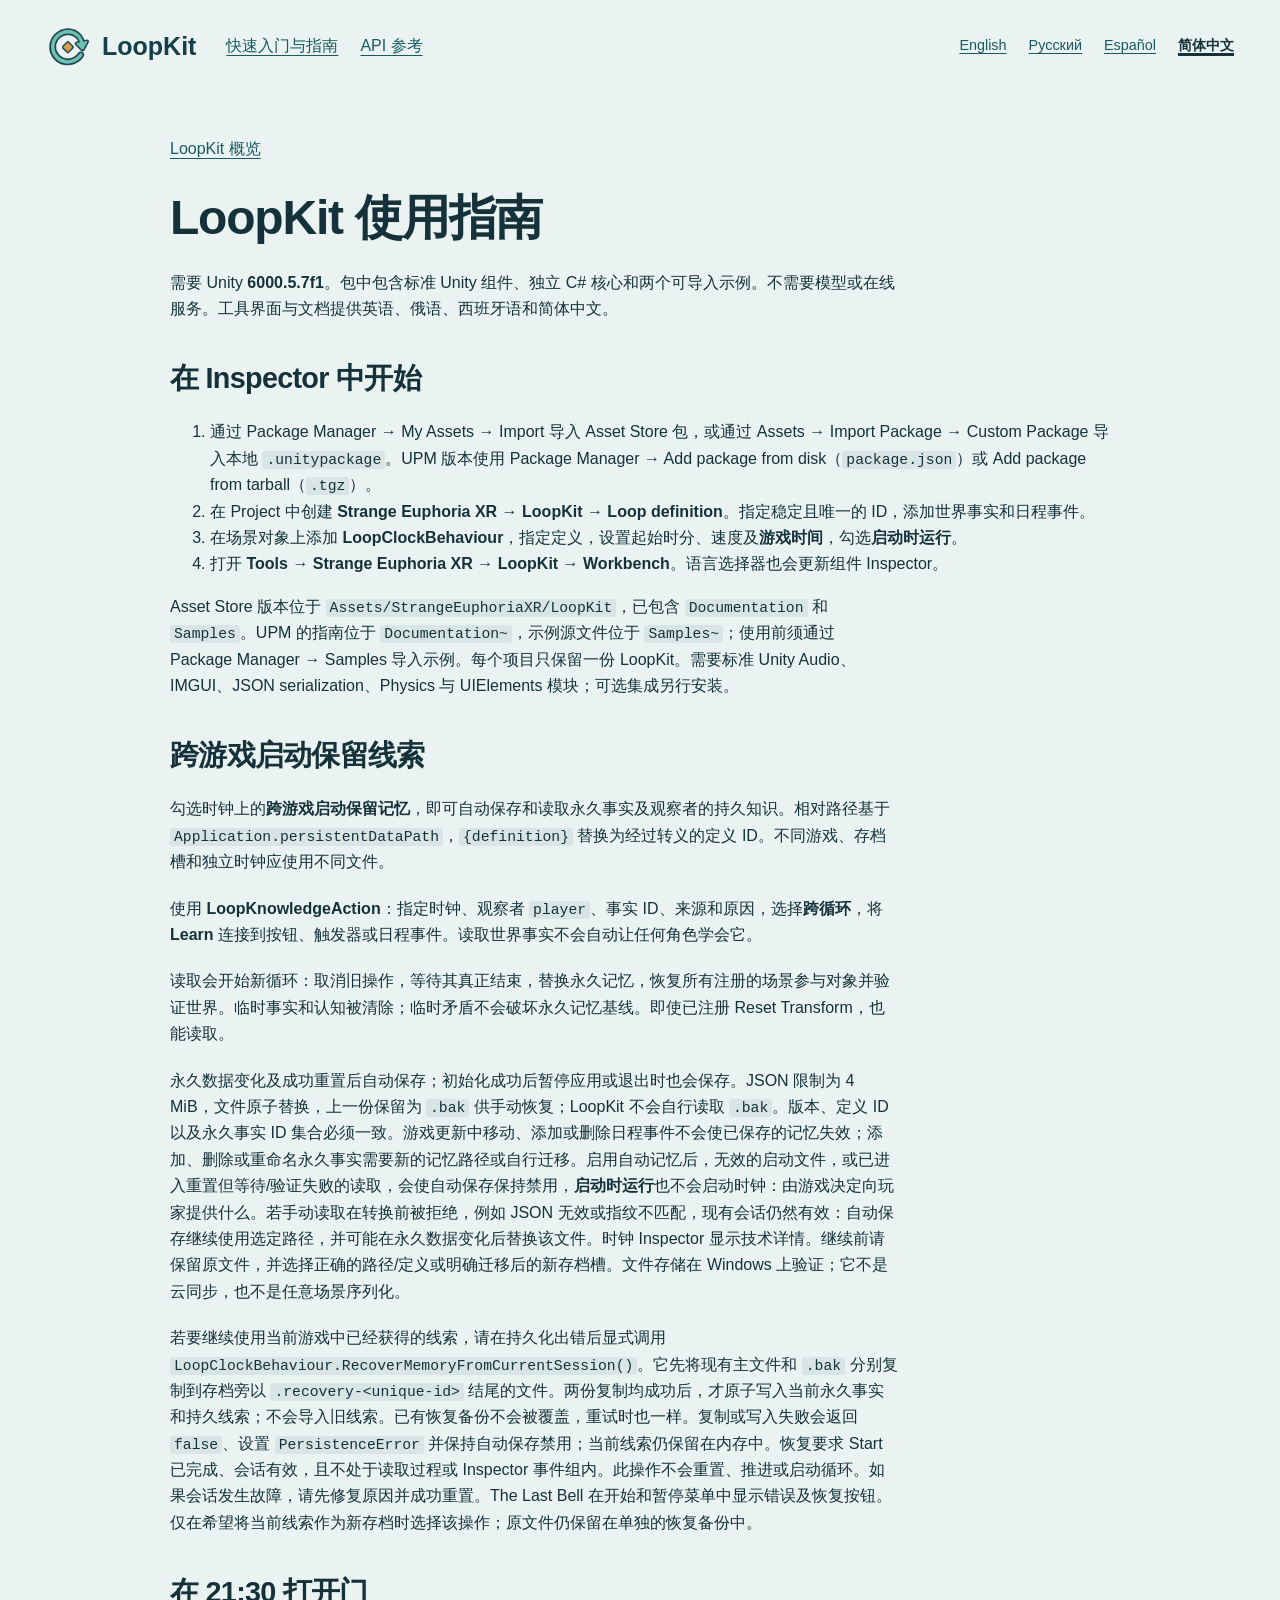
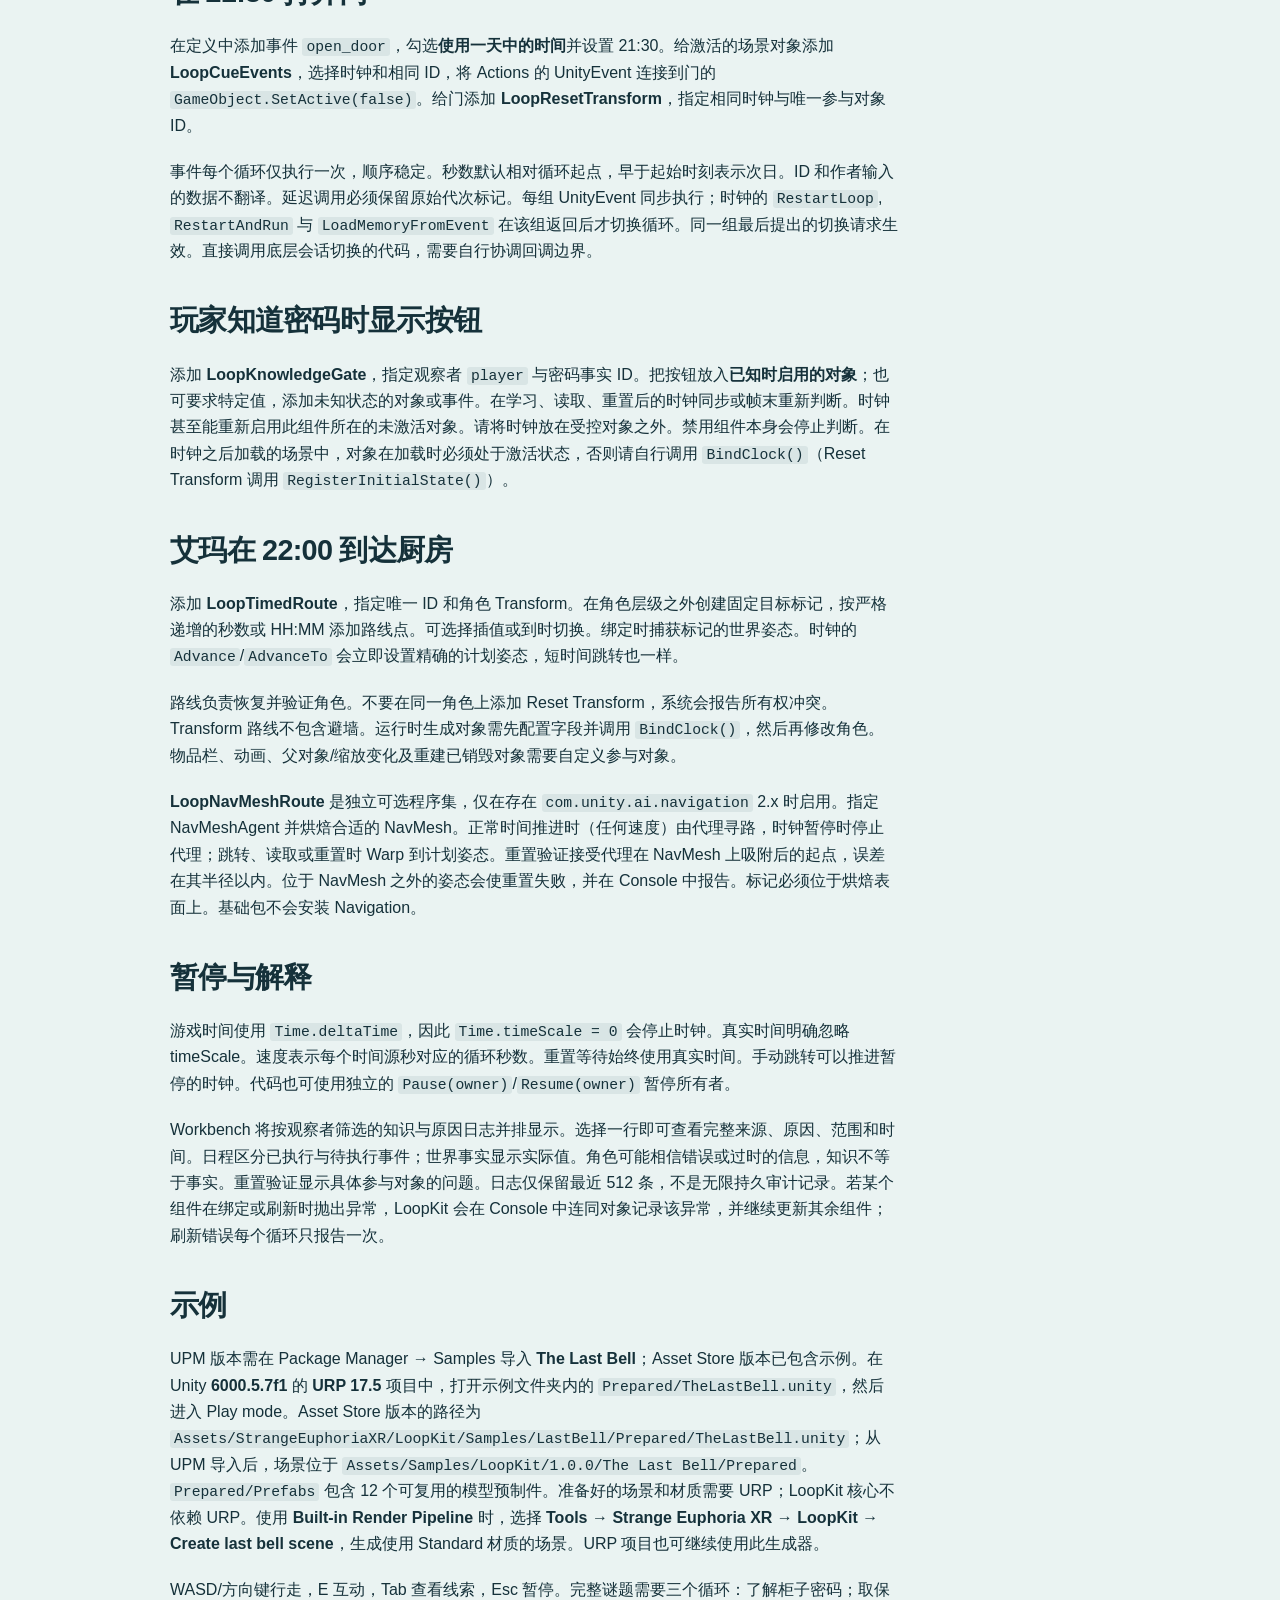
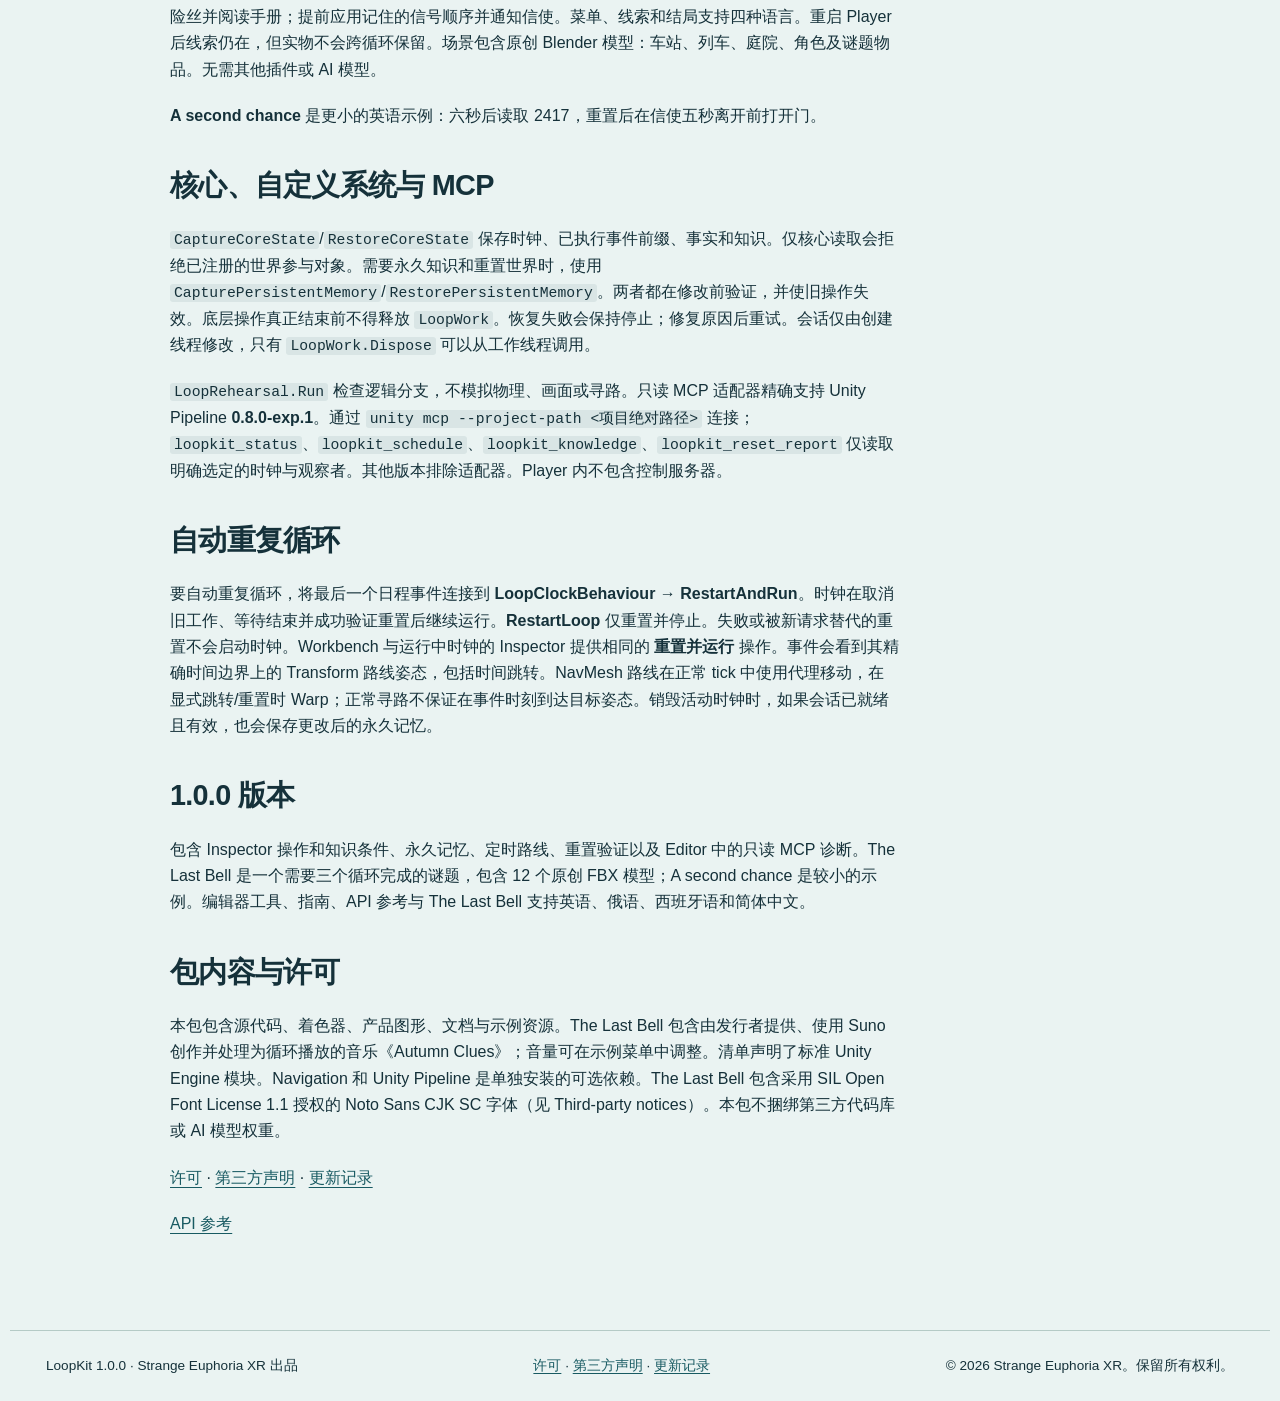
<file: docs/zh-Hans/guide.html>
<!doctype html>
<html lang="zh-Hans"><head><meta charset="utf-8"><meta name="viewport" content="width=device-width, initial-scale=1"><meta name="description" content="用于 Unity 时间循环、NPC 日程和角色知识的工具包。重置世界，保留线索，解释下一次尝试为何能有不同的结局。"><title>LoopKit 指南 | Strange Euphoria XR</title><link rel="icon" href="../assets/logo.png" type="image/png"><link rel="stylesheet" href="../assets/site.css?v=1.0.0"><script src="../assets/language.js" defer></script></head>
<body><a class="skip" href="#main">跳到正文</a><header><a class="brand" href="index.html"><img src="../assets/logo.png" width="44" height="44" alt=""><span>LoopKit</span></a><nav aria-label="文档"><a href="guide.html">快速入门与指南</a><a href="api.html">API 参考</a></nav><nav class="languages" aria-label="文档语言"><a href="../en/guide.html" hreflang="en" lang="en" data-language="en">English</a><a href="../ru/guide.html" hreflang="ru" lang="ru" data-language="ru">Русский</a><a href="../es/guide.html" hreflang="es" lang="es" data-language="es">Español</a><a href="../zh-Hans/guide.html" hreflang="zh-Hans" lang="zh-Hans" data-language="zh-Hans" aria-current="page">简体中文</a></nav></header><main id="main" tabindex="-1"><article class="document"><a class="back" href="index.html">LoopKit 概览</a><h1>LoopKit 使用指南</h1>
<p>需要 Unity <strong>6000.5.7f1</strong>。包中包含标准 Unity 组件、独立 C# 核心和两个可导入示例。不需要模型或在线服务。工具界面与文档提供英语、俄语、西班牙语和简体中文。</p>
<h2>在 Inspector 中开始</h2>
<ol>
<li>通过 Package Manager → My Assets → Import 导入 Asset Store 包，或通过 Assets → Import Package → Custom Package 导入本地 <code>.unitypackage</code>。UPM 版本使用 Package Manager → Add package from disk（<code>package.json</code>）或 Add package from tarball（<code>.tgz</code>）。</li>
<li>在 Project 中创建 <strong>Strange Euphoria XR → LoopKit → Loop definition</strong>。指定稳定且唯一的 ID，添加世界事实和日程事件。</li>
<li>在场景对象上添加 <strong>LoopClockBehaviour</strong>，指定定义，设置起始时分、速度及<strong>游戏时间</strong>，勾选<strong>启动时运行</strong>。</li>
<li>打开 <strong>Tools → Strange Euphoria XR → LoopKit → Workbench</strong>。语言选择器也会更新组件 Inspector。</li>
</ol>
<p>Asset Store 版本位于 <code>Assets/StrangeEuphoriaXR/LoopKit</code>，已包含 <code>Documentation</code> 和 <code>Samples</code>。UPM 的指南位于 <code>Documentation~</code>，示例源文件位于 <code>Samples~</code>；使用前须通过 Package Manager → Samples 导入示例。每个项目只保留一份 LoopKit。需要标准 Unity Audio、IMGUI、JSON serialization、Physics 与 UIElements 模块；可选集成另行安装。</p>
<h2>跨游戏启动保留线索</h2>
<p>勾选时钟上的<strong>跨游戏启动保留记忆</strong>，即可自动保存和读取永久事实及观察者的持久知识。相对路径基于 <code>Application.persistentDataPath</code>，<code>{definition}</code> 替换为经过转义的定义 ID。不同游戏、存档槽和独立时钟应使用不同文件。</p>
<p>使用 <strong>LoopKnowledgeAction</strong>：指定时钟、观察者 <code>player</code>、事实 ID、来源和原因，选择<strong>跨循环</strong>，将 <strong>Learn</strong> 连接到按钮、触发器或日程事件。读取世界事实不会自动让任何角色学会它。</p>
<p>读取会开始新循环：取消旧操作，等待其真正结束，替换永久记忆，恢复所有注册的场景参与对象并验证世界。临时事实和认知被清除；临时矛盾不会破坏永久记忆基线。即使已注册 Reset Transform，也能读取。</p>
<p>永久数据变化及成功重置后自动保存；初始化成功后暂停应用或退出时也会保存。JSON 限制为 4 MiB，文件原子替换，上一份保留为 <code>.bak</code> 供手动恢复；LoopKit 不会自行读取 <code>.bak</code>。版本、定义 ID 以及永久事实 ID 集合必须一致。游戏更新中移动、添加或删除日程事件不会使已保存的记忆失效；添加、删除或重命名永久事实需要新的记忆路径或自行迁移。启用自动记忆后，无效的启动文件，或已进入重置但等待/验证失败的读取，会使自动保存保持禁用，<strong>启动时运行</strong>也不会启动时钟：由游戏决定向玩家提供什么。若手动读取在转换前被拒绝，例如 JSON 无效或指纹不匹配，现有会话仍然有效：自动保存继续使用选定路径，并可能在永久数据变化后替换该文件。时钟 Inspector 显示技术详情。继续前请保留原文件，并选择正确的路径/定义或明确迁移后的新存档槽。文件存储在 Windows 上验证；它不是云同步，也不是任意场景序列化。</p>
<p>若要继续使用当前游戏中已经获得的线索，请在持久化出错后显式调用 <code>LoopClockBehaviour.RecoverMemoryFromCurrentSession()</code>。它先将现有主文件和 <code>.bak</code> 分别复制到存档旁以 <code>.recovery-&lt;unique-id&gt;</code> 结尾的文件。两份复制均成功后，才原子写入当前永久事实和持久线索；不会导入旧线索。已有恢复备份不会被覆盖，重试时也一样。复制或写入失败会返回 <code>false</code>、设置 <code>PersistenceError</code> 并保持自动保存禁用；当前线索仍保留在内存中。恢复要求 Start 已完成、会话有效，且不处于读取过程或 Inspector 事件组内。此操作不会重置、推进或启动循环。如果会话发生故障，请先修复原因并成功重置。The Last Bell 在开始和暂停菜单中显示错误及恢复按钮。仅在希望将当前线索作为新存档时选择该操作；原文件仍保留在单独的恢复备份中。</p>
<h2>在 21:30 打开门</h2>
<p>在定义中添加事件 <code>open_door</code>，勾选<strong>使用一天中的时间</strong>并设置 21:30。给激活的场景对象添加 <strong>LoopCueEvents</strong>，选择时钟和相同 ID，将 Actions 的 UnityEvent 连接到门的 <code>GameObject.SetActive(false)</code>。给门添加 <strong>LoopResetTransform</strong>，指定相同时钟与唯一参与对象 ID。</p>
<p>事件每个循环仅执行一次，顺序稳定。秒数默认相对循环起点，早于起始时刻表示次日。ID 和作者输入的数据不翻译。延迟调用必须保留原始代次标记。每组 UnityEvent 同步执行；时钟的 <code>RestartLoop</code>, <code>RestartAndRun</code> 与 <code>LoadMemoryFromEvent</code> 在该组返回后才切换循环。同一组最后提出的切换请求生效。直接调用底层会话切换的代码，需要自行协调回调边界。</p>
<h2>玩家知道密码时显示按钮</h2>
<p>添加 <strong>LoopKnowledgeGate</strong>，指定观察者 <code>player</code> 与密码事实 ID。把按钮放入<strong>已知时启用的对象</strong>；也可要求特定值，添加未知状态的对象或事件。在学习、读取、重置后的时钟同步或帧末重新判断。时钟甚至能重新启用此组件所在的未激活对象。请将时钟放在受控对象之外。禁用组件本身会停止判断。在时钟之后加载的场景中，对象在加载时必须处于激活状态，否则请自行调用 <code>BindClock()</code>（Reset Transform 调用 <code>RegisterInitialState()</code>）。</p>
<h2>艾玛在 22:00 到达厨房</h2>
<p>添加 <strong>LoopTimedRoute</strong>，指定唯一 ID 和角色 Transform。在角色层级之外创建固定目标标记，按严格递增的秒数或 HH:MM 添加路线点。可选择插值或到时切换。绑定时捕获标记的世界姿态。时钟的 <code>Advance</code>/<code>AdvanceTo</code> 会立即设置精确的计划姿态，短时间跳转也一样。</p>
<p>路线负责恢复并验证角色。不要在同一角色上添加 Reset Transform，系统会报告所有权冲突。Transform 路线不包含避墙。运行时生成对象需先配置字段并调用 <code>BindClock()</code>，然后再修改角色。物品栏、动画、父对象/缩放变化及重建已销毁对象需要自定义参与对象。</p>
<p><strong>LoopNavMeshRoute</strong> 是独立可选程序集，仅在存在 <code>com.unity.ai.navigation</code> 2.x 时启用。指定 NavMeshAgent 并烘焙合适的 NavMesh。正常时间推进时（任何速度）由代理寻路，时钟暂停时停止代理；跳转、读取或重置时 Warp 到计划姿态。重置验证接受代理在 NavMesh 上吸附后的起点，误差在其半径以内。位于 NavMesh 之外的姿态会使重置失败，并在 Console 中报告。标记必须位于烘焙表面上。基础包不会安装 Navigation。</p>
<h2>暂停与解释</h2>
<p>游戏时间使用 <code>Time.deltaTime</code>，因此 <code>Time.timeScale = 0</code> 会停止时钟。真实时间明确忽略 timeScale。速度表示每个时间源秒对应的循环秒数。重置等待始终使用真实时间。手动跳转可以推进暂停的时钟。代码也可使用独立的 <code>Pause(owner)</code>/<code>Resume(owner)</code> 暂停所有者。</p>
<p>Workbench 将按观察者筛选的知识与原因日志并排显示。选择一行即可查看完整来源、原因、范围和时间。日程区分已执行与待执行事件；世界事实显示实际值。角色可能相信错误或过时的信息，知识不等于事实。重置验证显示具体参与对象的问题。日志仅保留最近 512 条，不是无限持久审计记录。若某个组件在绑定或刷新时抛出异常，LoopKit 会在 Console 中连同对象记录该异常，并继续更新其余组件；刷新错误每个循环只报告一次。</p>
<h2>示例</h2>
<p>UPM 版本需在 Package Manager → Samples 导入 <strong>The Last Bell</strong>；Asset Store 版本已包含示例。在 Unity <strong>6000.5.7f1</strong> 的 <strong>URP 17.5</strong> 项目中，打开示例文件夹内的 <code>Prepared/TheLastBell.unity</code>，然后进入 Play mode。Asset Store 版本的路径为 <code>Assets/StrangeEuphoriaXR/LoopKit/Samples/LastBell/Prepared/TheLastBell.unity</code>；从 UPM 导入后，场景位于 <code>Assets/Samples/LoopKit/1.0.0/The Last Bell/Prepared</code>。<code>Prepared/Prefabs</code> 包含 12 个可复用的模型预制件。准备好的场景和材质需要 URP；LoopKit 核心不依赖 URP。使用 <strong>Built-in Render Pipeline</strong> 时，选择 <strong>Tools → Strange Euphoria XR → LoopKit → Create last bell scene</strong>，生成使用 Standard 材质的场景。URP 项目也可继续使用此生成器。</p>
<p>WASD/方向键行走，E 互动，Tab 查看线索，Esc 暂停。完整谜题需要三个循环：了解柜子密码；取保险丝并阅读手册；提前应用记住的信号顺序并通知信使。菜单、线索和结局支持四种语言。重启 Player 后线索仍在，但实物不会跨循环保留。场景包含原创 Blender 模型：车站、列车、庭院、角色及谜题物品。无需其他插件或 AI 模型。</p>
<p><strong>A second chance</strong> 是更小的英语示例：六秒后读取 2417，重置后在信使五秒离开前打开门。</p>
<h2>核心、自定义系统与 MCP</h2>
<p><code>CaptureCoreState</code>/<code>RestoreCoreState</code> 保存时钟、已执行事件前缀、事实和知识。仅核心读取会拒绝已注册的世界参与对象。需要永久知识和重置世界时，使用 <code>CapturePersistentMemory</code>/<code>RestorePersistentMemory</code>。两者都在修改前验证，并使旧操作失效。底层操作真正结束前不得释放 <code>LoopWork</code>。恢复失败会保持停止；修复原因后重试。会话仅由创建线程修改，只有 <code>LoopWork.Dispose</code> 可以从工作线程调用。</p>
<p><code>LoopRehearsal.Run</code> 检查逻辑分支，不模拟物理、画面或寻路。只读 MCP 适配器精确支持 Unity Pipeline <strong>0.8.0-exp.1</strong>。通过 <code>unity mcp --project-path &lt;项目绝对路径&gt;</code> 连接；<code>loopkit_status</code>、<code>loopkit_schedule</code>、<code>loopkit_knowledge</code>、<code>loopkit_reset_report</code> 仅读取明确选定的时钟与观察者。其他版本排除适配器。Player 内不包含控制服务器。</p>
<h2>自动重复循环</h2>
<p>要自动重复循环，将最后一个日程事件连接到 <strong>LoopClockBehaviour → RestartAndRun</strong>。时钟在取消旧工作、等待结束并成功验证重置后继续运行。<strong>RestartLoop</strong> 仅重置并停止。失败或被新请求替代的重置不会启动时钟。Workbench 与运行中时钟的 Inspector 提供相同的 <strong>重置并运行</strong> 操作。事件会看到其精确时间边界上的 Transform 路线姿态，包括时间跳转。NavMesh 路线在正常 tick 中使用代理移动，在显式跳转/重置时 Warp；正常寻路不保证在事件时刻到达目标姿态。销毁活动时钟时，如果会话已就绪且有效，也会保存更改后的永久记忆。</p>
<h2>1.0.0 版本</h2>
<p>包含 Inspector 操作和知识条件、永久记忆、定时路线、重置验证以及 Editor 中的只读 MCP 诊断。The Last Bell 是一个需要三个循环完成的谜题，包含 12 个原创 FBX 模型；A second chance 是较小的示例。编辑器工具、指南、API 参考与 The Last Bell 支持英语、俄语、西班牙语和简体中文。</p>
<h2>包内容与许可</h2>
<p>本包包含源代码、着色器、产品图形、文档与示例资源。The Last Bell 包含由发行者提供、使用 Suno 创作并处理为循环播放的音乐《Autumn Clues》；音量可在示例菜单中调整。清单声明了标准 Unity Engine 模块。Navigation 和 Unity Pipeline 是单独安装的可选依赖。The Last Bell 包含采用 SIL Open Font License 1.1 授权的 Noto Sans CJK SC 字体（见 Third-party notices）。本包不捆绑第三方代码库或 AI 模型权重。</p>
<p><a href="../assets/LICENSE.txt">许可</a> · <a href="../assets/Third-Party-Notices.txt">第三方声明</a> · <a href="../assets/CHANGELOG.txt">更新记录</a></p>
<p><a href="api.html">API 参考</a></p></article></main><footer><span>LoopKit 1.0.0 · Strange Euphoria XR 出品</span><span><a href="../assets/LICENSE.txt">许可</a> · <a href="../assets/Third-Party-Notices.txt">第三方声明</a> · <a href="../assets/CHANGELOG.txt">更新记录</a></span><span>© 2026 Strange Euphoria XR。保留所有权利。</span></footer></body></html>
</file>
<file: docs/assets/site.css>
:root {color-scheme:light;--ink:#15313a;--deep:#163f4c;--mint:#6cc4b3;--gold:#d5a453;--paper:#eaf3f2;--line:#b5cac6;font-family:"Segoe UI","Microsoft YaHei",sans-serif;color:var(--ink);background:var(--paper);line-height:1.65}
*{box-sizing:border-box}body{margin:0}a{color:#185a62;text-underline-offset:.22em}a:hover{text-decoration-thickness:2px}a:focus-visible,pre:focus-visible{outline:3px solid #815416;outline-offset:5px}header,main,footer{max-width:1260px;margin:auto;padding-inline:36px}header{display:flex;align-items:center;gap:30px;padding-block:24px;flex-wrap:wrap}header nav{display:flex;gap:22px;align-items:center;flex-wrap:wrap}.brand{display:flex;align-items:center;gap:12px;font:700 25px "Trebuchet MS",sans-serif;text-decoration:none;color:var(--deep)}.languages{margin-left:auto;font-size:.9rem}.languages a[aria-current]{color:var(--ink);font-weight:700;text-decoration-thickness:3px}.skip{position:fixed;left:20px;top:10px;padding:10px 18px;background:white;transform:translateY(-150%);z-index:2}.skip:focus{transform:none}
h1,h2,h3{font-family:"Trebuchet MS","Microsoft YaHei",sans-serif;line-height:1.15;letter-spacing:-.025em}h1{font-size:clamp(2.8rem,5vw,4.6rem);max-width:12ch;margin:0 0 24px}h2{font-size:1.8rem;margin:0 0 24px}h3{font-size:1.15rem;margin:0 0 8px}p{max-width:76ch;margin-block:0 20px}.hero{display:grid;grid-template-columns:.85fr 1.15fr;gap:52px;padding-block:65px 60px;align-items:center}.lead{font-size:1.15rem;line-height:1.75}.actions{display:flex;align-items:center;gap:24px;flex-wrap:wrap;margin-top:32px}.primary{display:inline-block;background:var(--deep);color:white;padding:13px 20px;border-radius:8px;text-decoration:none}.sequence{padding:28px 32px;border:2px solid var(--deep);border-radius:24px 24px 24px 4px;background:#f9fcfb;box-shadow:8px 8px 0 #cee1dc}.sequence h2{font-size:1.6rem;margin-bottom:20px}.attempts{margin:0;padding-left:24px}.attempts li{padding-left:4px}.attempts li+li{margin-top:20px}.attempts li::marker{font-weight:bold}.attempts p{font-size:.96rem}.timeline{display:flex;justify-content:space-between;gap:10px;border-top:3px solid var(--deep);padding-top:8px;font-size:.73rem;line-height:1.35;margin:16px 0 24px}.timeline span{position:relative;max-width:95px}.timeline span::before{content:"";width:8px;height:8px;background:var(--deep);border-radius:50%;position:absolute;left:0;top:-14px}.memory{display:flex;gap:10px;align-items:center;margin-bottom:20px;font-weight:700;color:#64441b}.memory span{font-size:.85rem;font-weight:400}.next{border-color:#8a632c}.abilities{border-top:1px solid var(--line);padding-block:48px}.abilities dl{display:grid;grid-template-columns:repeat(3,1fr);gap:40px}.abilities dt{font-size:1.1rem;font-weight:700;display:flex;gap:12px;align-items:center;margin-bottom:12px}.abilities dd{margin:0}.start{background:var(--deep);color:#f5faf8;padding:36px;border-radius:20px;margin-bottom:48px}.start a{color:#b1eddf}.start pre{background:#0f303a}.boundaries{padding-bottom:48px}.boundaries h2{margin-top:30px}.boundaries p{max-width:88ch}pre{overflow:auto;background:#dae7e3;border:1px solid var(--line);border-radius:8px;padding:20px;line-height:1.65;font-size:.92rem;white-space:pre}code{font-family:Consolas,"Courier New",monospace;font-size:.92em;overflow-wrap:anywhere}p code,li code,td code{background:rgba(22,63,76,.08);padding:1px 4px;border-radius:3px}footer{border-top:1px solid var(--line);display:flex;gap:20px;justify-content:space-between;padding-block:24px;font-size:.85rem;flex-wrap:wrap}.document{max-width:940px;margin:auto;padding-block:44px 72px}.document h1{font-size:3rem;max-width:24ch}.document h2{margin-top:40px}.document p,.document ul{max-width:82ch}.document table{border-collapse:collapse;width:100%;table-layout:fixed;font-size:.95rem}.document th,.document td{border:1px solid var(--line);text-align:left;vertical-align:top;padding:10px;overflow-wrap:anywhere}.document th:first-child,.document td:first-child{width:35%}.document th{background:#dce9e5}.document pre{max-width:100%}.back{display:inline-block;margin-bottom:28px}
@media(max-width:900px){header,main,footer{padding-inline:24px}.hero{grid-template-columns:1fr;padding-top:30px;gap:30px}.opening{max-width:700px}h1{max-width:19ch}.languages{margin-left:0}.abilities dl{grid-template-columns:1fr;gap:26px}.sequence{max-width:700px}.document h1{font-size:2.4rem}}
@media(max-width:480px){header,main,footer{padding-inline:18px}header{gap:18px}header nav{gap:16px}h1{font-size:2.7rem}.sequence,.start{padding:24px 18px}.actions{gap:18px}.timeline{font-size:.68rem}.memory{align-items:flex-start;flex-wrap:wrap}.document table{font-size:.85rem}.document th,.document td{padding:7px}.document h1{font-size:2rem}a{min-block-size:24px}.languages a{padding-block:5px}}
@media(prefers-reduced-motion:reduce){*{scroll-behavior:auto!important}}

.table-wrapper{overflow:auto;max-inline-size:100%;margin-block:20px}.table-wrapper:focus-visible{outline:3px solid #815416;outline-offset:4px}.document thead{position:sticky;inset-block-start:0;z-index:1}

/* Real sample captures retain their full frame and readable interface. */
.showcase{border-top:1px solid var(--line);padding-block:44px 56px}
.showcase-heading{display:flex;align-items:baseline;justify-content:space-between;gap:20px 48px;margin-bottom:28px}
.showcase-heading h2{font-size:clamp(2rem,3.5vw,2.9rem);margin:0;flex-shrink:0}
.showcase-heading p{max-width:48ch;margin:0}
.showcase-gameplay,.showcase-journal{margin:0;min-width:0}
.showcase-image{display:block;width:100%;max-width:100%;height:auto;aspect-ratio:16/9;border:1px solid var(--line);border-radius:14px;background:#dce9e5}
.showcase h3{font-size:clamp(1.25rem,2vw,1.6rem);line-height:1.25}
.showcase figcaption p{margin:0;max-width:60ch}
.showcase-gameplay figcaption{display:grid;grid-template-columns:.8fr 1.2fr;gap:20px 48px;margin-top:20px;padding-top:18px;border-top:3px solid var(--mint)}
.showcase-gameplay h3{margin:0;max-width:23ch}
.showcase-journal{display:grid;grid-template-columns:minmax(0,.8fr) minmax(0,1.5fr);align-items:center;gap:32px 48px;margin-top:48px}
.showcase-journal .showcase-image{grid-column:2;grid-row:1}
.showcase-journal figcaption{grid-column:1;grid-row:1;padding-left:22px;border-left:3px solid var(--gold)}
.showcase-journal h3{margin-bottom:14px}
.start code{background:rgba(177,237,223,.12);color:#f5faf8}
@media(max-width:900px){.showcase-heading{display:block}.showcase-heading h2{margin-bottom:12px}.showcase-heading p{max-width:60ch}.showcase-gameplay figcaption{grid-template-columns:1fr;gap:12px}.showcase-journal{grid-template-columns:1fr;gap:20px}.showcase-journal .showcase-image,.showcase-journal figcaption{grid-column:1;grid-row:auto}.showcase-journal figcaption{padding-left:18px}}
@media(max-width:480px){.showcase{padding-block:32px 40px}.showcase-image{border-radius:8px}.showcase-journal{margin-top:34px}.showcase-gameplay figcaption{margin-top:16px;padding-top:14px}}
</file>
